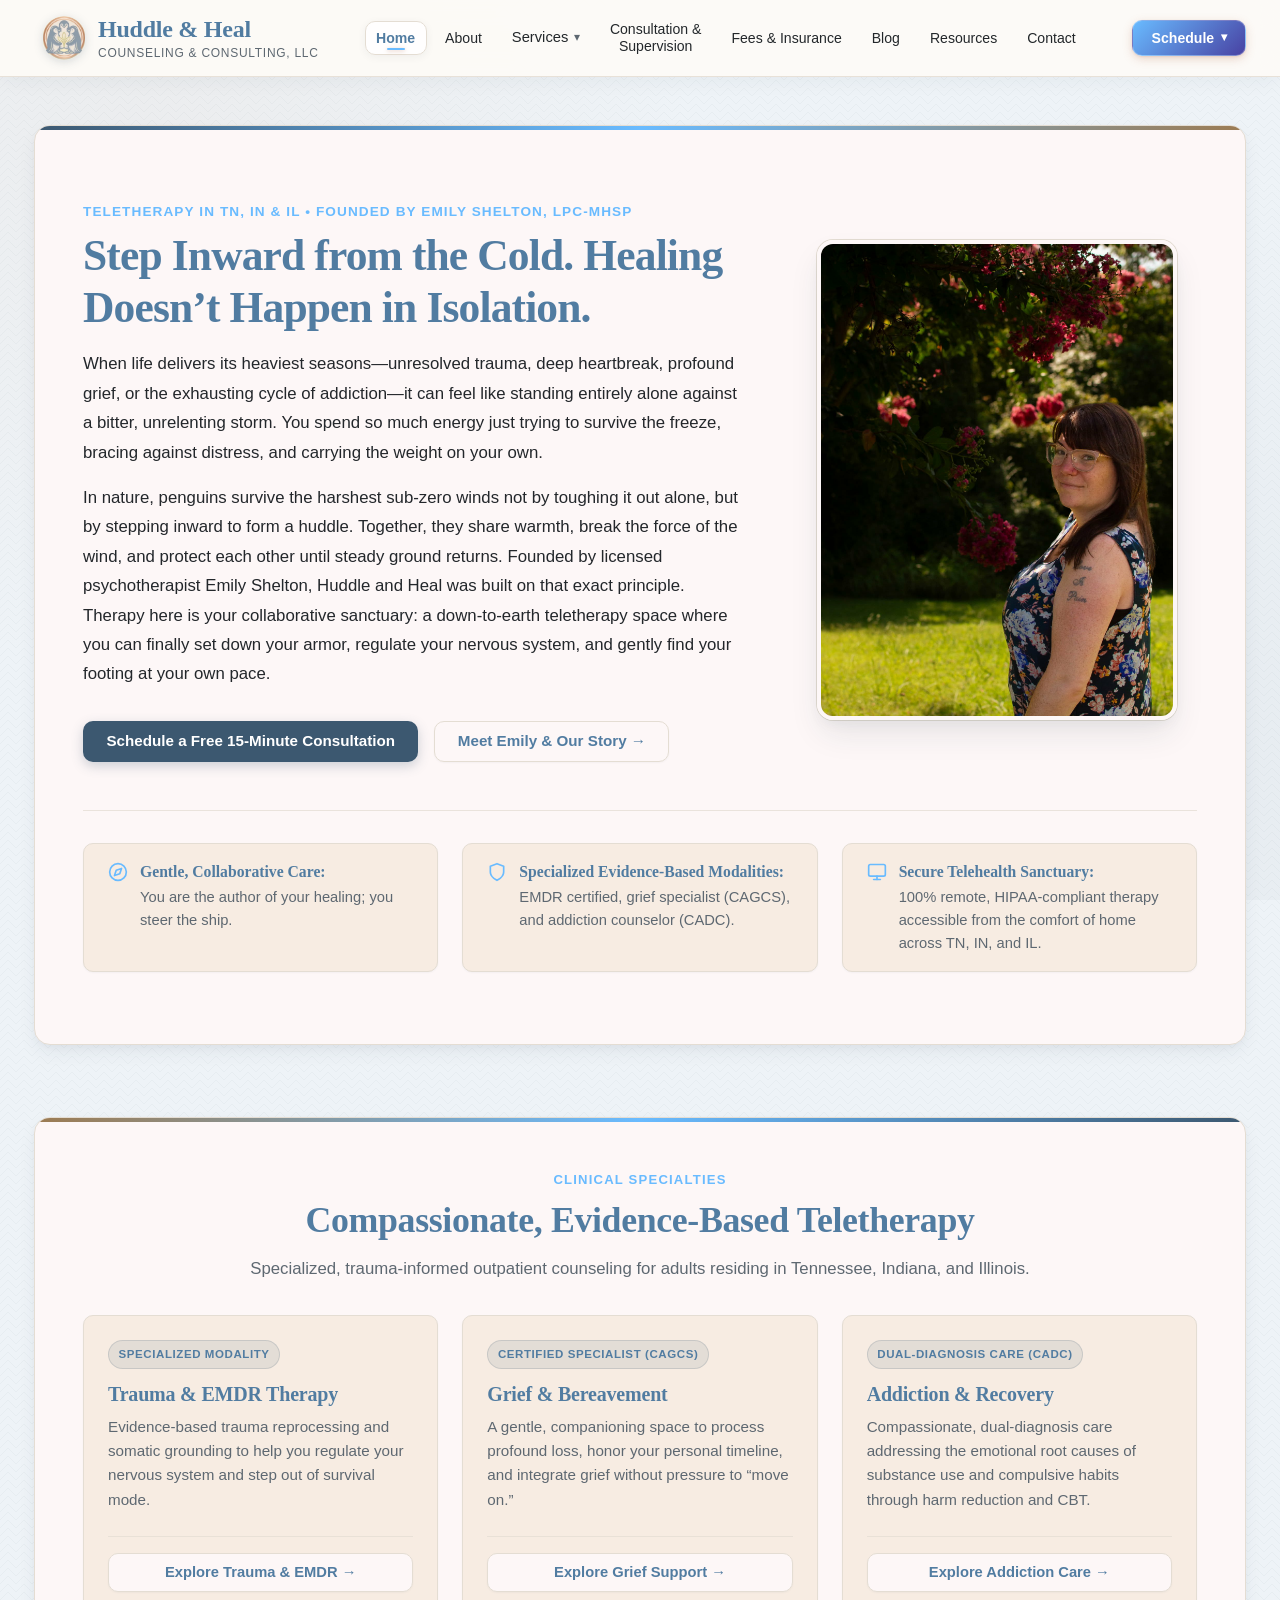
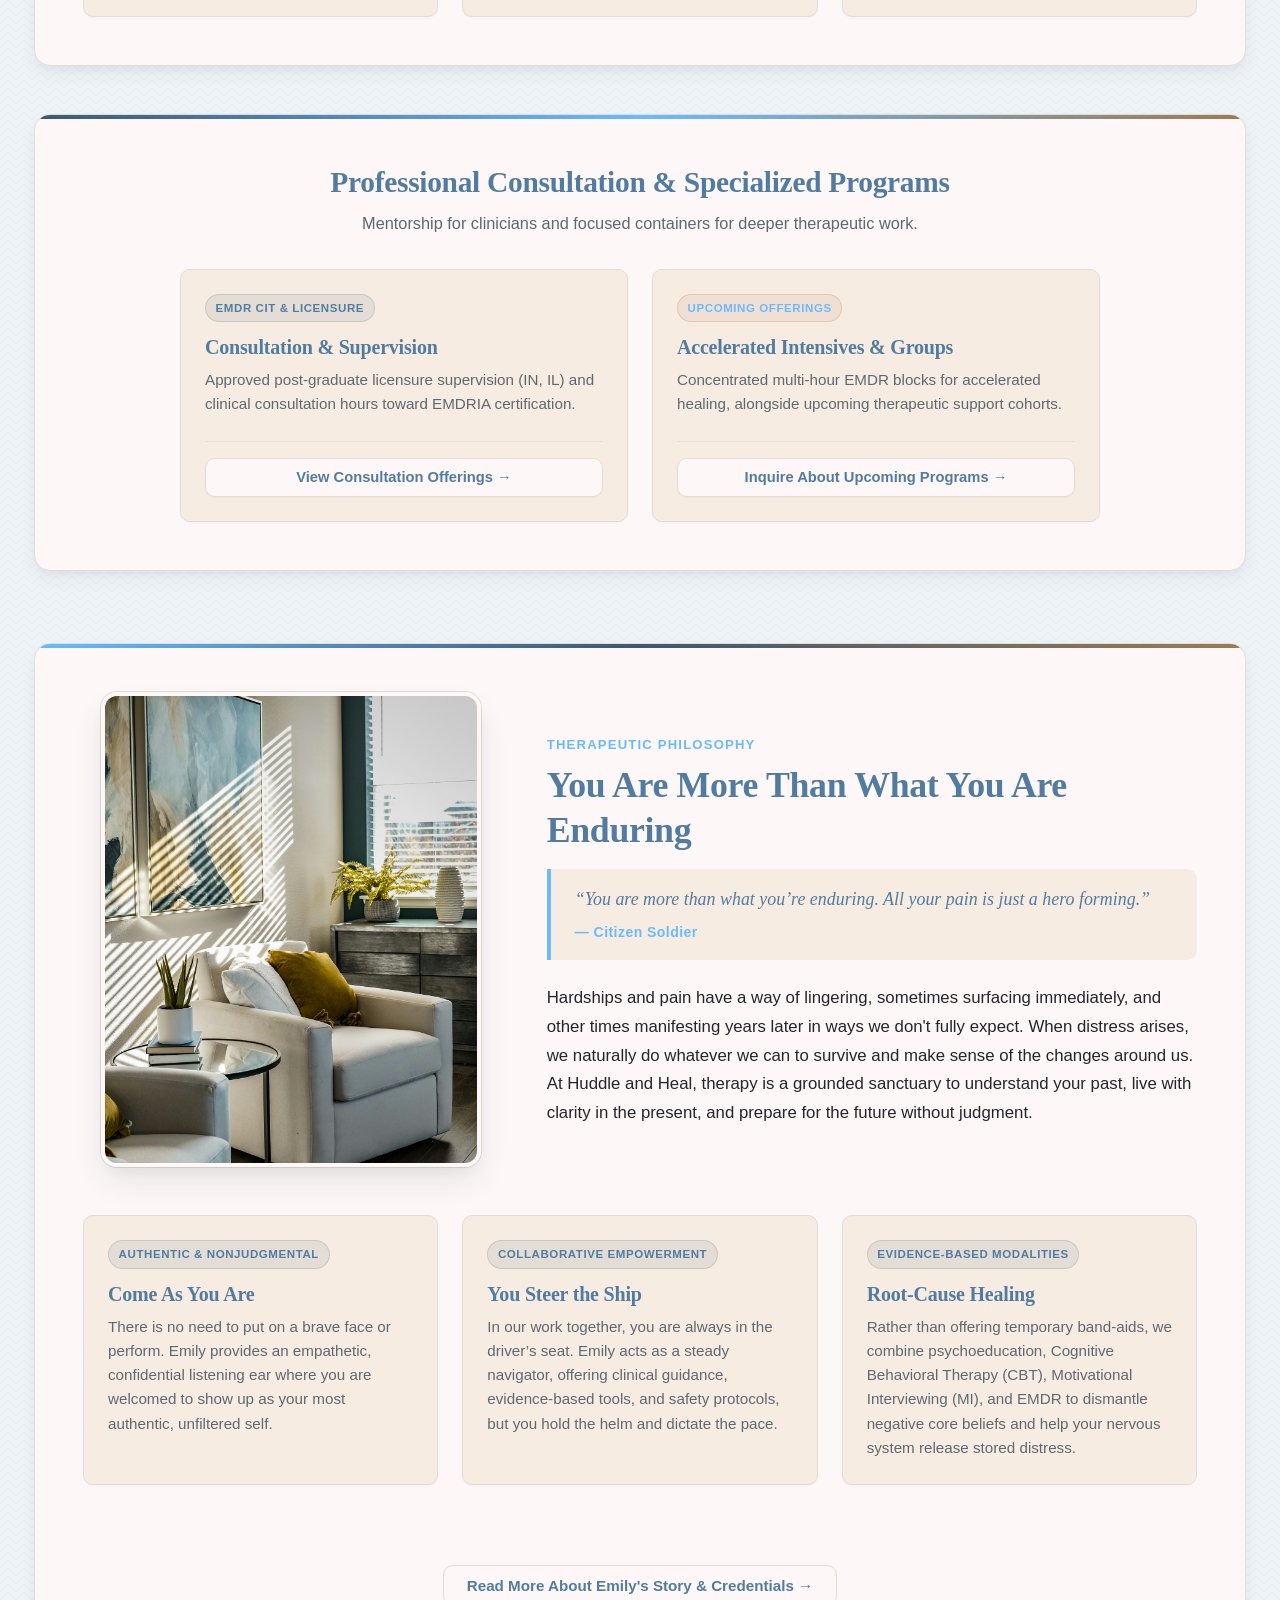
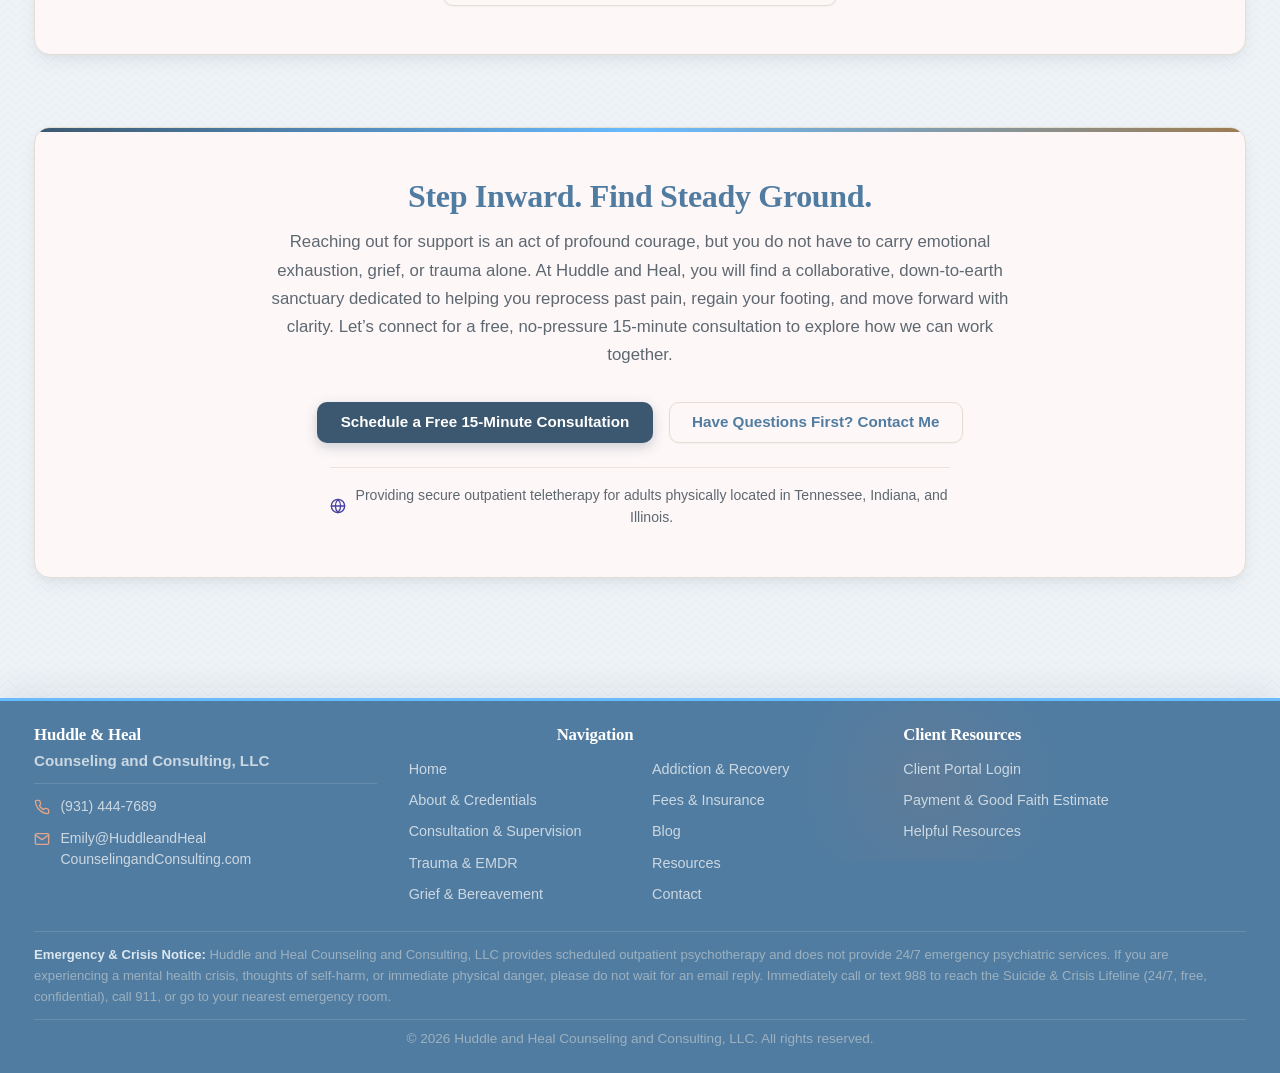
<file: index.html>
<!DOCTYPE html>
<html lang="en">

<head>
  <meta charset="UTF-8">
  <meta name="viewport" content="width=device-width, initial-scale=1.0">
  <meta name="description"
    content="Huddle and Heal Counseling and Consulting, LLC - Professional mental health counseling and consulting services.">

  <!-- Social Sharing & Link Preview Metadata -->
  <meta property="og:type" content="website">
  <meta property="og:url" content="https://mic-sp.github.io/Huddle-Heal/index.html">
  <meta property="og:title" content="Home | Huddle and Heal Counseling and Consulting, LLC">
  <meta property="og:description"
    content="Professional mental health counseling and consulting services. Teletherapy across TN, IN, and IL.">
  <meta property="og:image" content="https://mic-sp.github.io/Huddle-Heal/assets/logo_sm.png">

  <meta name="twitter:card" content="summary_large_image">
  <meta name="twitter:url" content="https://mic-sp.github.io/Huddle-Heal/index.html">
  <meta name="twitter:title" content="Home | Huddle and Heal Counseling and Consulting, LLC">
  <meta name="twitter:description"
    content="Professional mental health counseling and consulting services. Teletherapy across TN, IN, and IL.">
  <meta name="twitter:image" content="https://mic-sp.github.io/Huddle-Heal/assets/logo_sm.png">

  <title>Home | Huddle and Heal Counseling and Consulting, LLC</title>
  <link rel="stylesheet" href="css/styles.css">
</head>

<body>
  <!-- Skip link for keyboard accessibility -->
  <a href="#main-content" class="skip-link">Skip to main content</a>

  <!-- Global Site Header -->
  <header class="site-header">
    <div class="container header-inner">
      <a href="index.html" class="brand-link" aria-label="Huddle and Heal Counseling and Consulting - Home">
        <img src="assets/logo_sm.png" alt="Huddle &amp; Heal Logo" class="brand-logo" width="48" height="48">
        <div class="brand-text">
          <span class="brand-name">Huddle &amp; Heal</span>
          <span class="brand-subtitle">Counseling &amp; Consulting, LLC</span>
        </div>
      </a>

      <button id="nav-toggle" class="nav-toggle" aria-expanded="false" aria-controls="primary-nav"
        aria-label="Toggle navigation menu">
        <span aria-hidden="true">&#9776;</span> Menu
      </button>

      <nav aria-label="Primary Navigation">
        <ul id="primary-nav" class="nav-menu">
          <li><a href="index.html" class="nav-link active" aria-current="page">Home</a></li>
          <li><a href="about.html" class="nav-link">About</a></li>
          <li class="nav-item-dropdown">
            <button class="nav-link dropdown-toggle" aria-expanded="false" aria-haspopup="true">
              Services <span class="dropdown-chevron" aria-hidden="true">&#9662;</span>
            </button>
            <ul class="dropdown-menu" aria-label="Services Submenu">
              <li><a href="trauma-emdr.html" class="dropdown-link">Trauma &amp; EMDR</a></li>
              <li><a href="grief-loss.html" class="dropdown-link">Grief &amp; Loss</a></li>
              <li><a href="addiction-recovery.html" class="dropdown-link">Addiction Recovery</a></li>
              <li><span class="dropdown-link is-disabled" aria-disabled="true">EMDR Intensives <span
                    class="badge-soon">(coming soon)</span></span></li>
            </ul>
          </li>
          <li><a href="consultation.html" class="nav-link">Consultation &amp; <br> Supervision</a></li>
          <li><a href="fees.html" class="nav-link">Fees &amp; Insurance</a></li>
          <li><a href="blog.html" class="nav-link">Blog</a></li>
          <li><a href="resources.html" class="nav-link">Resources</a></li>
          <li><a href="contact.html" class="nav-link">Contact</a></li>
          <li class="nav-item-dropdown cta-dropdown">
            <button class="nav-link nav-cta cta-dropdown-toggle" aria-expanded="false" aria-haspopup="true">
              <span>Schedule</span>
              <span class="dropdown-chevron cta-chevron" aria-hidden="true">&#9662;</span>
            </button>
            <ul class="dropdown-menu cta-dropdown-menu" aria-label="Scheduling Options">
              <li><a href="https://huddleandhealcounselingandconsulting.sessionshealth.com/" class="dropdown-link"
                  target="_blank" rel="noopener noreferrer">Schedule a Session</a></li>
              <li><a href="https://huddleandhealcounselingandconsulting.sessionshealth.com/" class="dropdown-link"
                  target="_blank" rel="noopener noreferrer">Schedule a Consultation</a></li>
            </ul>
          </li>
        </ul>
      </nav>
    </div>
  </header>

  <!-- Main Content Area -->
  <main id="main-content" class="site-main">
    <div class="container">

      <!-- =================================================================
           Section 1: Hero / Welcome Section
           ================================================================= -->
      <section class="home-hero-section" aria-labelledby="home-hero-title">
        <div class="home-hero-card">
          <!-- Top Row (Two-Column Desktop Split) -->
          <div class="home-hero-top-row">
            <!-- Left Column (Text Content) -->
            <div class="home-hero-content">
              <header class="home-hero-header">
                <span class="home-hero-subtitle">TELETHERAPY IN TN, IN &amp; IL &bull; FOUNDED BY EMILY SHELTON,
                  LPC-MHSP</span>
                <h1 id="home-hero-title" class="home-hero-title">Step Inward from the Cold. Healing Doesn&rsquo;t Happen
                  in
                  Isolation.</h1>
              </header>

              <div class="home-hero-narrative">
                <p>
                  When life delivers its heaviest seasons&mdash;unresolved trauma, deep heartbreak, profound grief, or
                  the
                  exhausting cycle of addiction&mdash;it can feel like standing entirely alone against a bitter,
                  unrelenting
                  storm. You spend so much energy just trying to survive the freeze, bracing against distress, and
                  carrying
                  the weight on your own.
                </p>
                <p>
                  In nature, penguins survive the harshest sub-zero winds not by toughing it out alone, but by stepping
                  inward to form a huddle. Together, they share warmth, break the force of the wind, and protect each
                  other
                  until steady ground returns. Founded by licensed psychotherapist Emily Shelton, Huddle and Heal was
                  built
                  on that exact principle. Therapy here is your collaborative sanctuary: a down-to-earth teletherapy
                  space
                  where you can finally set down your armor, regulate your nervous system, and gently find your footing
                  at
                  your own pace.
                </p>
              </div>

              <div class="home-hero-buttons">
                <a href="https://huddleandhealcounselingandconsulting.sessionshealth.com/" target="_blank"
                  rel="noopener noreferrer" class="btn btn-primary">Schedule a Free 15-Minute Consultation</a>
                <a href="about.html" class="btn btn-outline">Meet Emily &amp; Our Story &rarr;</a>
              </div>
            </div>

            <!-- Right Column (Upper-Right Portrait) -->
            <div class="home-hero-image-wrap">
              <div class="home-portrait-container">
                <img src="assets/emily-main.png"
                  alt="Emily Shelton, LPC-MHSP, therapist and founder of Huddle and Heal Counseling and Consulting"
                  class="home-portrait-img" loading="eager" width="1361" height="2047">
              </div>
            </div>
          </div>

          <!-- Bottom Row (Full-Width 3-Card Highlights Ribbon) -->
          <div class="home-hero-highlights" role="region" aria-label="Key Practice Highlights">
            <div class="hero-highlight-pill">
              <svg class="highlight-icon" width="20" height="20" viewBox="0 0 24 24" fill="none" stroke="currentColor"
                stroke-width="2" stroke-linecap="round" stroke-linejoin="round" aria-hidden="true">
                <circle cx="12" cy="12" r="10"></circle>
                <polygon points="16.24 7.76 14.12 14.12 7.76 16.24 9.88 9.88 16.24 7.76"></polygon>
              </svg>
              <div class="highlight-text">
                <strong>Gentle, Collaborative Care:</strong> You are the author of your healing; you steer the ship.
              </div>
            </div>

            <div class="hero-highlight-pill">
              <svg class="highlight-icon" width="20" height="20" viewBox="0 0 24 24" fill="none" stroke="currentColor"
                stroke-width="2" stroke-linecap="round" stroke-linejoin="round" aria-hidden="true">
                <path d="M12 22s8-4 8-10V5l-8-3-8 3v7c0 6 8 10 8 10z"></path>
              </svg>
              <div class="highlight-text">
                <strong>Specialized Evidence-Based Modalities:</strong> EMDR certified, grief specialist (CAGCS), and
                addiction counselor (CADC).
              </div>
            </div>

            <div class="hero-highlight-pill">
              <svg class="highlight-icon" width="20" height="20" viewBox="0 0 24 24" fill="none" stroke="currentColor"
                stroke-width="2" stroke-linecap="round" stroke-linejoin="round" aria-hidden="true">
                <rect x="2" y="3" width="20" height="14" rx="2" ry="2"></rect>
                <line x1="8" y1="21" x2="16" y2="21"></line>
                <line x1="12" y1="17" x2="12" y2="21"></line>
              </svg>
              <div class="highlight-text">
                <strong>Secure Telehealth Sanctuary:</strong> 100% remote, HIPAA-compliant therapy accessible from the
                comfort of home across TN, IN, and IL.
              </div>
            </div>
          </div>
        </div>
      </section>


      <!-- =================================================================
           Section 2: Specialties & Services Overview (Two Enclosed Cards)
           ================================================================= -->
      <section class="services-overview-section" aria-labelledby="services-primary-heading">
        <!-- Enclosed Parent Card 1: Primary Psychotherapy Services -->
        <div class="services-parent-card services-card-primary">
          <header class="services-header">
            <span class="services-tag">CLINICAL SPECIALTIES</span>
            <h2 id="services-primary-heading" class="services-title">Compassionate, Evidence-Based Teletherapy</h2>
            <p class="services-lead">
              Specialized, trauma-informed outpatient counseling for adults residing in Tennessee, Indiana, and
              Illinois.
            </p>
          </header>

          <div class="services-grid services-grid-3col">
            <!-- Card 1: Trauma & EMDR Therapy -->
            <article class="service-card">
              <div class="service-card-body">
                <span class="service-badge">SPECIALIZED MODALITY</span>
                <h3 class="service-heading">Trauma &amp; EMDR Therapy</h3>
                <p class="service-desc">
                  Evidence-based trauma reprocessing and somatic grounding to help you regulate your nervous system and
                  step out of survival mode.
                </p>
              </div>
              <div class="service-action">
                <a href="trauma-emdr.html" class="btn btn-outline">Explore Trauma &amp; EMDR &rarr;</a>
              </div>
            </article>

            <!-- Card 2: Grief & Bereavement -->
            <article class="service-card">
              <div class="service-card-body">
                <span class="service-badge">CERTIFIED SPECIALIST (CAGCS)</span>
                <h3 class="service-heading">Grief &amp; Bereavement</h3>
                <p class="service-desc">
                  A gentle, companioning space to process profound loss, honor your personal timeline, and integrate
                  grief without pressure to &ldquo;move on.&rdquo;
                </p>
              </div>
              <div class="service-action">
                <a href="grief-loss.html" class="btn btn-outline">Explore Grief Support &rarr;</a>
              </div>
            </article>

            <!-- Card 3: Addiction & Recovery -->
            <article class="service-card">
              <div class="service-card-body">
                <span class="service-badge">DUAL-DIAGNOSIS CARE (CADC)</span>
                <h3 class="service-heading">Addiction &amp; Recovery</h3>
                <p class="service-desc">
                  Compassionate, dual-diagnosis care addressing the emotional root causes of substance use and
                  compulsive habits through harm reduction and CBT.
                </p>
              </div>
              <div class="service-action">
                <a href="addiction-recovery.html" class="btn btn-outline">Explore Addiction Care &rarr;</a>
              </div>
            </article>
          </div>
        </div>

        <!-- Enclosed Parent Card 2: Professional Services & Upcoming Offerings -->
        <div class="services-parent-card services-card-secondary">
          <header class="services-subtier-header">
            <h3 class="services-subtitle">Professional Consultation &amp; Specialized Programs</h3>
            <p class="services-sublead">
              Mentorship for clinicians and focused containers for deeper therapeutic work.
            </p>
          </header>

          <div class="services-grid services-grid-2col">
            <!-- Card 4: Clinical Consultation & Supervision -->
            <article class="service-card">
              <div class="service-card-body">
                <span class="service-badge">EMDR CIT &amp; LICENSURE</span>
                <h4 class="service-heading">Consultation &amp; Supervision</h4>
                <p class="service-desc">
                  Approved post-graduate licensure supervision (IN, IL) and clinical consultation hours toward
                  EMDRIA certification.
                </p>
              </div>
              <div class="service-action">
                <a href="consultation.html" class="btn btn-outline">View Consultation Offerings &rarr;</a>
              </div>
            </article>

            <!-- Card 5: EMDR Intensives & Group Cohorts -->
            <article class="service-card">
              <div class="service-card-body">
                <span class="service-badge service-badge-upcoming">UPCOMING OFFERINGS</span>
                <h4 class="service-heading">Accelerated Intensives &amp; Groups</h4>
                <p class="service-desc">
                  Concentrated multi-hour EMDR blocks for accelerated healing, alongside upcoming therapeutic support
                  cohorts.
                </p>
              </div>
              <div class="service-action">
                <a href="contact.html" class="btn btn-outline">Inquire About Upcoming Programs &rarr;</a>
              </div>
            </article>
          </div>
        </div>
      </section>


      <!-- =================================================================
           Section 3: Practice Philosophy & Collaborative Approach
           ================================================================= -->
      <section class="philosophy-section" aria-labelledby="philosophy-title">
        <div class="philosophy-parent-card">
          <!-- Top Row: Two-Column Desktop Split -->
          <div class="philosophy-top-row">
            <!-- Left Column (~38–40% width): Sanctuary Image -->
            <div class="philosophy-image-wrap">
              <div class="philosophy-image-container">
                <img src="assets/philosophy-sanctuary.png"
                  alt="A quiet, sunlit room with a cozy armchair, representing a calm therapy space"
                  class="philosophy-img" loading="lazy" width="1212" height="1817">
              </div>
            </div>

            <!-- Right Column (~60–62% width): Philosophy Text Content -->
            <div class="philosophy-content">
              <header class="philosophy-header">
                <span class="philosophy-tag">THERAPEUTIC PHILOSOPHY</span>
                <h2 id="philosophy-title" class="philosophy-title">You Are More Than What You Are Enduring</h2>
              </header>

              <blockquote class="philosophy-quote">
                <p>&ldquo;You are more than what you&rsquo;re enduring. All your pain is just a hero forming.&rdquo;</p>
                <cite>&mdash; Citizen Soldier</cite>
              </blockquote>

              <div class="philosophy-narrative">
                <p>
                  Hardships and pain have a way of lingering, sometimes surfacing immediately, and other times
                  manifesting years later in ways we don't fully expect. When distress arises, we naturally do whatever
                  we
                  can to survive and make sense of the changes around us. At Huddle and Heal, therapy is a grounded
                  sanctuary to understand your past, live with clarity in the present, and prepare for the future
                  without
                  judgment.
                </p>
              </div>
            </div>
          </div>

          <!-- Bottom Row: Full-Width 3-Column Pillars Ribbon -->
          <div class="philosophy-grid">
            <!-- Column 1 -->
            <div class="philosophy-card">
              <span class="philosophy-card-badge">Authentic &amp; Nonjudgmental</span>
              <h3 class="philosophy-card-heading">Come As You Are</h3>
              <p class="philosophy-card-desc">
                There is no need to put on a brave face or perform. Emily provides an empathetic, confidential listening
                ear where you are welcomed to show up as your most authentic, unfiltered self.
              </p>
            </div>

            <!-- Column 2 -->
            <div class="philosophy-card">
              <span class="philosophy-card-badge">Collaborative Empowerment</span>
              <h3 class="philosophy-card-heading">You Steer the Ship</h3>
              <p class="philosophy-card-desc">
                In our work together, you are always in the driver&rsquo;s seat. Emily acts as a steady navigator,
                offering clinical guidance, evidence-based tools, and safety protocols, but you hold the helm and
                dictate the pace.
              </p>
            </div>

            <!-- Column 3 -->
            <div class="philosophy-card">
              <span class="philosophy-card-badge">Evidence-Based Modalities</span>
              <h3 class="philosophy-card-heading">Root-Cause Healing</h3>
              <p class="philosophy-card-desc">
                Rather than offering temporary band-aids, we combine psychoeducation, Cognitive Behavioral Therapy
                (CBT), Motivational Interviewing (MI), and EMDR to dismantle negative core beliefs and help your nervous
                system release stored distress.
              </p>
            </div>
          </div>

          <div style="text-align: center; margin-top: var(--space-xl);">
            <a href="about.html" class="btn btn-outline">Read More About Emily's Story &amp; Credentials &rarr;</a>
          </div>
        </div>
      </section>

      <!-- =================================================================
           Section 4: Call to Action / Next Steps
           ================================================================= -->
      <section class="home-cta-section" aria-labelledby="home-cta-title">
        <div class="home-cta-card">
          <h2 id="home-cta-title" class="home-cta-heading">Step Inward. Find Steady Ground.</h2>
          <p class="home-cta-text">
            Reaching out for support is an act of profound courage, but you do not have to carry emotional exhaustion,
            grief, or trauma alone. At Huddle and Heal, you will find a collaborative, down-to-earth sanctuary dedicated
            to helping you reprocess past pain, regain your footing, and move forward with clarity. Let&rsquo;s connect
            for a free, no-pressure 15-minute consultation to explore how we can work together.
          </p>
          <div class="home-cta-buttons">
            <a href="https://huddleandhealcounselingandconsulting.sessionshealth.com/" target="_blank"
              rel="noopener noreferrer" class="btn btn-primary">Schedule a Free 15-Minute Consultation</a>
            <a href="contact.html" class="btn btn-outline">Have Questions First? Contact Me</a>
          </div>
          <p class="home-cta-disclaimer">
            <svg class="disclaimer-icon" width="16" height="16" viewBox="0 0 24 24" fill="none" stroke="currentColor"
              stroke-width="2" stroke-linecap="round" stroke-linejoin="round" aria-hidden="true">
              <circle cx="12" cy="12" r="10"></circle>
              <line x1="2" y1="12" x2="22" y2="12"></line>
              <path d="M12 2a15.3 15.3 0 0 1 4 10 15.3 15.3 0 0 1-4 10 15.3 15.3 0 0 1-4-10 15.3 15.3 0 0 1 4-10z">
              </path>
            </svg>
            Providing secure outpatient teletherapy for adults physically located in Tennessee, Indiana, and Illinois.
          </p>
        </div>
      </section>

    </div>
  </main>

  <!-- Global Site Footer -->
  <footer class="site-footer">
    <div class="container">
      <div class="footer-grid">
        <!-- Practice Info & Contact Column -->
        <div class="footer-practice-info">
          <h2 class="footer-heading">Huddle &amp; Heal</h2>
          <p class="footer-practice-subhead">Counseling and Consulting, LLC</p>
          <address class="footer-contact">
            <p class="footer-contact-item footer-phone">
              <svg class="footer-contact-icon" width="16" height="16" viewBox="0 0 24 24" fill="none"
                stroke="currentColor" stroke-width="2" stroke-linecap="round" stroke-linejoin="round"
                aria-hidden="true">
                <path
                  d="M22 16.92v3a2 2 0 0 1-2.18 2 19.79 19.79 0 0 1-8.63-3.07 19.5 19.5 0 0 1-6-6 19.79 19.79 0 0 1-3.07-8.67A2 2 0 0 1 4.11 2h3a2 2 0 0 1 2 1.72 12.84 12.84 0 0 0 .7 2.81 2 2 0 0 1-.45 2.11L8.09 9.91a16 16 0 0 0 6 6l1.27-1.27a2 2 0 0 1 2.11-.45 12.84 12.84 0 0 0 2.81.7A2 2 0 0 1 22 16.92z">
                </path>
              </svg>
              <a href="tel:19314447689" class="footer-contact-link">(931) 444-7689</a>
            </p>
            <p class="footer-contact-item footer-email">
              <svg class="footer-contact-icon" width="16" height="16" viewBox="0 0 24 24" fill="none"
                stroke="currentColor" stroke-width="2" stroke-linecap="round" stroke-linejoin="round"
                aria-hidden="true">
                <path d="M4 4h16c1.1 0 2 .9 2 2v12c0 1.1-.9 2-2 2H4c-1.1 0-2-.9-2-2V6c0-1.1.9-2 2-2z"></path>
                <polyline points="22,6 12,13 2,6"></polyline>
              </svg>
              <a href="mailto:emily@huddleandhealcounselingandconsulting.com"
                class="footer-contact-link">Emily@HuddleandHeal<wbr>CounselingandConsulting.com</a>
            </p>
          </address>
        </div>

        <!-- Navigation Links Column (2 Columns) -->
        <div class="footer-nav-col">
          <h2 class="footer-heading">Navigation</h2>
          <div class="footer-nav-grid">
            <ul class="footer-links">
              <li><a href="index.html">Home</a></li>
              <li><a href="about.html">About &amp; Credentials</a></li>
              <li><a href="consultation.html">Consultation &amp; Supervision</a></li>
              <li><a href="trauma-emdr.html">Trauma &amp; EMDR</a></li>
              <li><a href="grief-loss.html">Grief &amp; Bereavement</a></li>
            </ul>
            <ul class="footer-links">
              <li><a href="addiction-recovery.html">Addiction &amp; Recovery</a></li>
              <li><a href="fees.html">Fees &amp; Insurance</a></li>
              <li><a href="blog.html">Blog</a></li>
              <li><a href="resources.html">Resources</a></li>
              <li><a href="contact.html">Contact</a></li>
            </ul>
          </div>
        </div>

        <!-- Client Resources Column -->
        <div>
          <h2 class="footer-heading">Client Resources</h2>
          <ul class="footer-links">
            <li><a href="https://huddleandhealcounselingandconsulting.sessionshealth.com/" target="_blank"
                rel="noopener noreferrer">Client Portal Login</a></li>
            <li><a href="fees.html">Payment &amp; Good Faith Estimate</a></li>
            <li><a href="resources.html">Helpful Resources</a></li>
          </ul>
        </div>
      </div>

      <!-- Dedicated Full-Width Crisis & Emergency Notice -->
      <div class="footer-crisis">
        <p><strong>Emergency &amp; Crisis Notice:</strong> Huddle and Heal Counseling and Consulting, LLC provides
          scheduled outpatient psychotherapy and does not provide 24/7 emergency psychiatric services. If you are
          experiencing a mental health crisis, thoughts of self-harm, or immediate physical danger, please do not wait
          for an email reply. Immediately call or text 988 to reach the Suicide &amp; Crisis Lifeline (24/7, free,
          confidential), call 911, or go to your nearest emergency room.</p>
      </div>

      <div class="footer-bottom">
        <p>&copy; <span id="current-year">2026</span> Huddle and Heal Counseling and Consulting, LLC. All rights
          reserved.</p>
      </div>
    </div>
  </footer>

  <script src="js/main.js"></script>
</body>

</html>
</file>
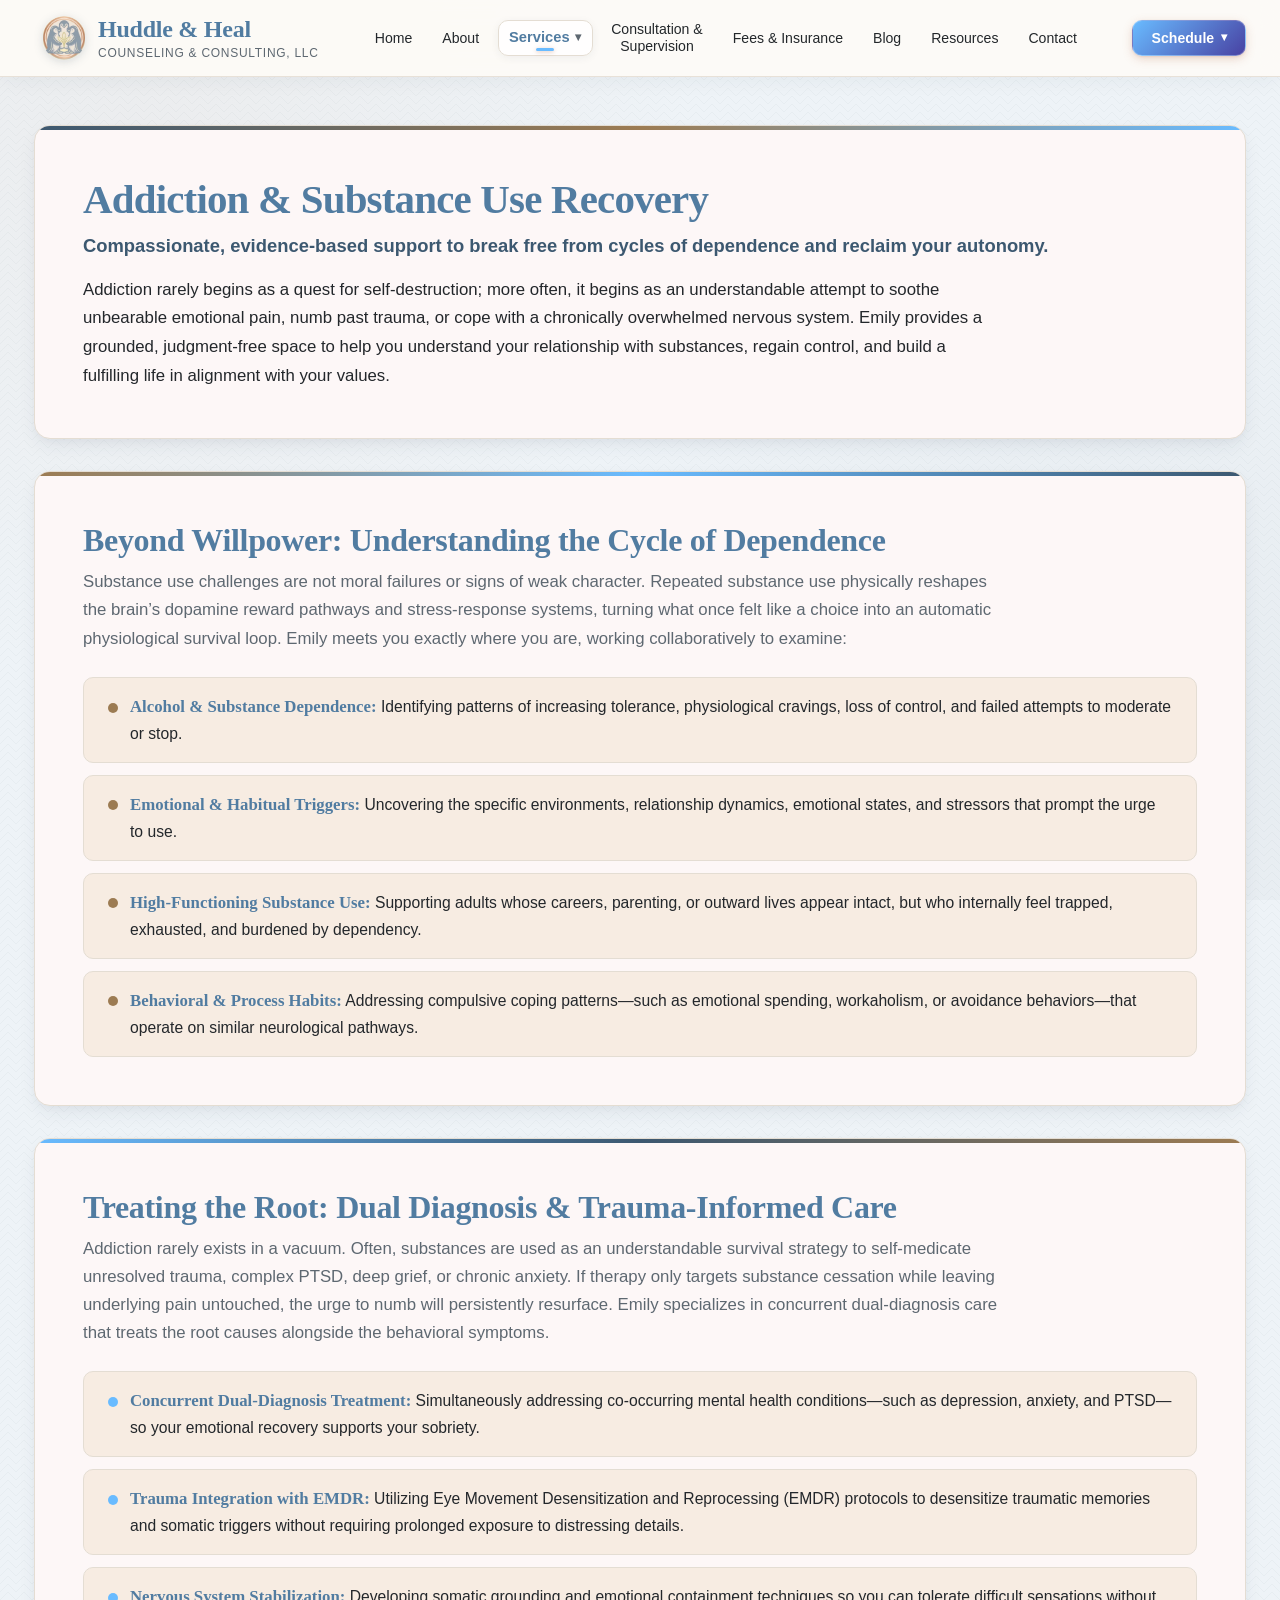
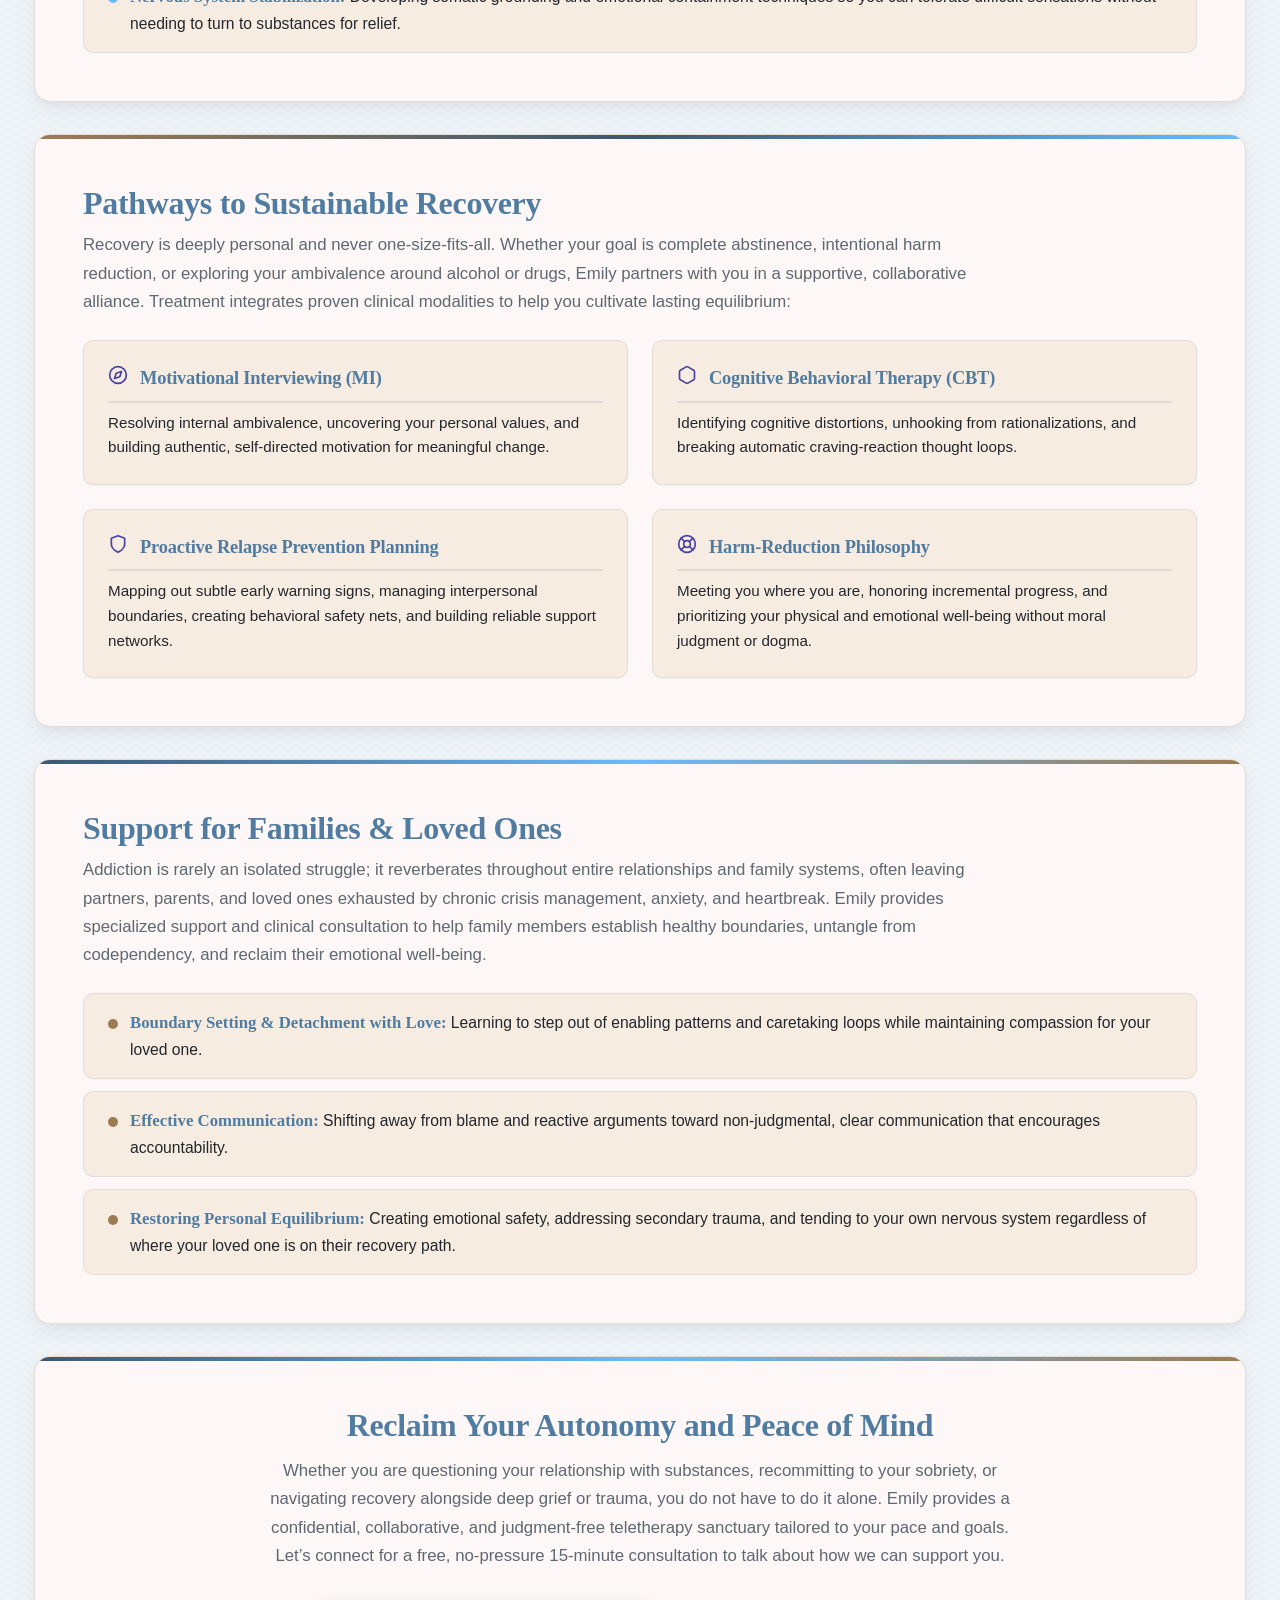
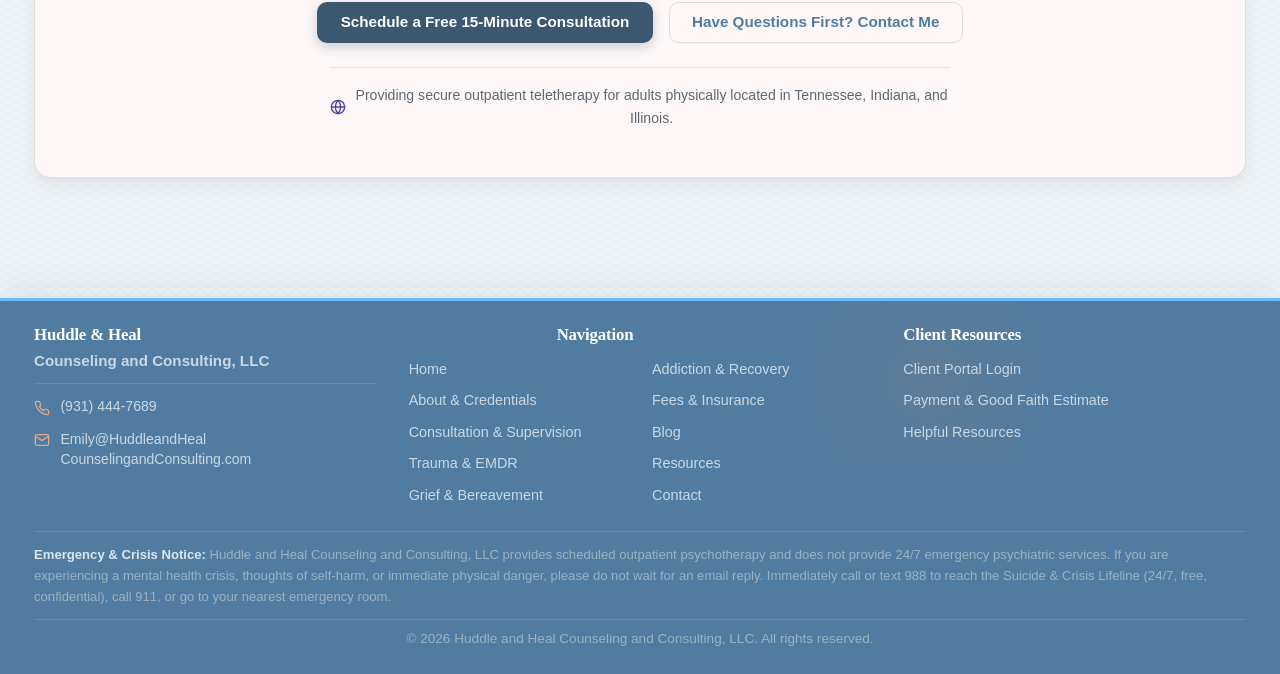
<file: addiction-recovery.html>
<!DOCTYPE html>
<html lang="en">

<head>
  <meta charset="UTF-8">
  <meta name="viewport" content="width=device-width, initial-scale=1.0">
  <meta name="description"
    content="Addiction recovery and substance use counseling at Huddle and Heal Counseling and Consulting, LLC.">
  <title>Addiction &amp; Recovery Counseling | Huddle and Heal Counseling and Consulting, LLC</title>
  <link rel="stylesheet" href="css/styles.css">
</head>

<body>
  <!-- Skip link for keyboard accessibility -->
  <a href="#main-content" class="skip-link">Skip to main content</a>

  <!-- Global Site Header -->
  <header class="site-header">
    <div class="container header-inner">
      <a href="index.html" class="brand-link" aria-label="Huddle and Heal Counseling and Consulting - Home">
        <img src="assets/logo_sm.png" alt="Huddle &amp; Heal Logo" class="brand-logo" width="48" height="48">
        <div class="brand-text">
          <span class="brand-name">Huddle &amp; Heal</span>
          <span class="brand-subtitle">Counseling &amp; Consulting, LLC</span>
        </div>
      </a>

      <button id="nav-toggle" class="nav-toggle" aria-expanded="false" aria-controls="primary-nav"
        aria-label="Toggle navigation menu">
        <span aria-hidden="true">&#9776;</span> Menu
      </button>

      <nav aria-label="Primary Navigation">
        <ul id="primary-nav" class="nav-menu">
          <li><a href="index.html" class="nav-link">Home</a></li>
          <li><a href="about.html" class="nav-link">About</a></li>
          <li class="nav-item-dropdown">
            <button class="nav-link dropdown-toggle active" aria-expanded="false" aria-haspopup="true">
              Services <span class="dropdown-chevron" aria-hidden="true">&#9662;</span>
            </button>
            <ul class="dropdown-menu" aria-label="Services Submenu">
              <li><a href="trauma-emdr.html" class="dropdown-link">Trauma &amp; EMDR</a></li>
              <li><a href="grief-loss.html" class="dropdown-link">Grief &amp; Loss</a></li>
              <li><a href="addiction-recovery.html" class="dropdown-link active" aria-current="page">Addiction Recovery</a></li>
              <li><span class="dropdown-link is-disabled" aria-disabled="true">EMDR Intensives <span class="badge-soon">(coming soon)</span></span></li>
            </ul>
          </li>
          <li><a href="consultation.html" class="nav-link">Consultation &amp; <br> Supervision</a></li>
          <li><a href="fees.html" class="nav-link">Fees &amp; Insurance</a></li>
          <li><a href="blog.html" class="nav-link">Blog</a></li>
          <li><a href="resources.html" class="nav-link">Resources</a></li>
          <li><a href="contact.html" class="nav-link">Contact</a></li>
          <li class="nav-item-dropdown cta-dropdown">
            <button class="nav-link nav-cta cta-dropdown-toggle" aria-expanded="false" aria-haspopup="true">
              <span>Schedule</span>
              <span class="dropdown-chevron cta-chevron" aria-hidden="true">&#9662;</span>
            </button>
            <ul class="dropdown-menu cta-dropdown-menu" aria-label="Scheduling Options">
              <li><a href="https://huddleandhealcounselingandconsulting.sessionshealth.com/" class="dropdown-link" target="_blank" rel="noopener noreferrer">Schedule a Session</a></li>
              <li><a href="https://huddleandhealcounselingandconsulting.sessionshealth.com/" class="dropdown-link" target="_blank" rel="noopener noreferrer">Schedule a Consultation</a></li>
            </ul>
          </li>
        </ul>
      </nav>
    </div>
  </header>

  <!-- Main Content Area -->
  <main id="main-content" class="site-main">
    <div class="container">

      <!-- =================================================================
           Section 1: Page Header & Supportive Introduction
           ================================================================= -->
      <section class="addiction-hero-section" aria-labelledby="addiction-hero-title">
        <div class="addiction-hero-card">
          <h1 id="addiction-hero-title" class="addiction-title">Addiction &amp; Substance Use Recovery</h1>
          <p class="addiction-subtitle">Compassionate, evidence-based support to break free from cycles of dependence and reclaim your autonomy.</p>
          <p class="addiction-lead">
            Addiction rarely begins as a quest for self-destruction; more often, it begins as an understandable attempt to soothe unbearable emotional pain, numb past trauma, or cope with a chronically overwhelmed nervous system. Emily provides a grounded, judgment-free space to help you understand your relationship with substances, regain control, and build a fulfilling life in alignment with your values.
          </p>
        </div>
      </section>

      <!-- =================================================================
           Section 2: Understanding Addiction & Behavioral Patterns
           ================================================================= -->
      <section class="addiction-cycle-section" aria-labelledby="addiction-cycle-title">
        <div class="addiction-cycle-card">
          <h2 id="addiction-cycle-title" class="addiction-heading">Beyond Willpower: Understanding the Cycle of Dependence</h2>
          <p class="addiction-lead-text">
            Substance use challenges are not moral failures or signs of weak character. Repeated substance use physically reshapes the brain&rsquo;s dopamine reward pathways and stress-response systems, turning what once felt like a choice into an automatic physiological survival loop. Emily meets you exactly where you are, working collaboratively to examine:
          </p>

          <ul class="addiction-themes-list">
            <li class="addiction-theme-item">
              <span class="addiction-theme-bullet" aria-hidden="true"></span>
              <div class="addiction-theme-content">
                <strong>Alcohol &amp; Substance Dependence:</strong> Identifying patterns of increasing tolerance, physiological cravings, loss of control, and failed attempts to moderate or stop.
              </div>
            </li>
            <li class="addiction-theme-item">
              <span class="addiction-theme-bullet" aria-hidden="true"></span>
              <div class="addiction-theme-content">
                <strong>Emotional &amp; Habitual Triggers:</strong> Uncovering the specific environments, relationship dynamics, emotional states, and stressors that prompt the urge to use.
              </div>
            </li>
            <li class="addiction-theme-item">
              <span class="addiction-theme-bullet" aria-hidden="true"></span>
              <div class="addiction-theme-content">
                <strong>High-Functioning Substance Use:</strong> Supporting adults whose careers, parenting, or outward lives appear intact, but who internally feel trapped, exhausted, and burdened by dependency.
              </div>
            </li>
            <li class="addiction-theme-item">
              <span class="addiction-theme-bullet" aria-hidden="true"></span>
              <div class="addiction-theme-content">
                <strong>Behavioral &amp; Process Habits:</strong> Addressing compulsive coping patterns&mdash;such as emotional spending, workaholism, or avoidance behaviors&mdash;that operate on similar neurological pathways.
              </div>
            </li>
          </ul>
        </div>
      </section>

      <!-- =================================================================
           Section 3: Dual Diagnosis & Trauma Integration
           ================================================================= -->
      <section class="addiction-dual-section" aria-labelledby="addiction-dual-title">
        <div class="addiction-dual-card">
          <h2 id="addiction-dual-title" class="addiction-heading">Treating the Root: Dual Diagnosis &amp; Trauma-Informed Care</h2>
          <p class="addiction-lead-text">
            Addiction rarely exists in a vacuum. Often, substances are used as an understandable survival strategy to self-medicate unresolved trauma, complex PTSD, deep grief, or chronic anxiety. If therapy only targets substance cessation while leaving underlying pain untouched, the urge to numb will persistently resurface. Emily specializes in concurrent dual-diagnosis care that treats the root causes alongside the behavioral symptoms.
          </p>

          <ul class="addiction-focus-list">
            <li class="addiction-focus-item">
              <span class="addiction-focus-bullet" aria-hidden="true"></span>
              <div class="addiction-focus-content">
                <strong>Concurrent Dual-Diagnosis Treatment:</strong> Simultaneously addressing co-occurring mental health conditions&mdash;such as depression, anxiety, and PTSD&mdash;so your emotional recovery supports your sobriety.
              </div>
            </li>
            <li class="addiction-focus-item">
              <span class="addiction-focus-bullet" aria-hidden="true"></span>
              <div class="addiction-focus-content">
                <strong>Trauma Integration with EMDR:</strong> Utilizing Eye Movement Desensitization and Reprocessing (EMDR) protocols to desensitize traumatic memories and somatic triggers without requiring prolonged exposure to distressing details.
              </div>
            </li>
            <li class="addiction-focus-item">
              <span class="addiction-focus-bullet" aria-hidden="true"></span>
              <div class="addiction-focus-content">
                <strong>Nervous System Stabilization:</strong> Developing somatic grounding and emotional containment techniques so you can tolerate difficult sensations without needing to turn to substances for relief.
              </div>
            </li>
          </ul>
        </div>
      </section>

      <!-- =================================================================
           Section 4: Pathways to Sustainable Recovery
           ================================================================= -->
      <section class="addiction-modalities-section" aria-labelledby="addiction-modalities-title">
        <div class="addiction-modalities-card">
          <h2 id="addiction-modalities-title" class="addiction-heading">Pathways to Sustainable Recovery</h2>
          <p class="addiction-lead-text">
            Recovery is deeply personal and never one-size-fits-all. Whether your goal is complete abstinence, intentional harm reduction, or exploring your ambivalence around alcohol or drugs, Emily partners with you in a supportive, collaborative alliance. Treatment integrates proven clinical modalities to help you cultivate lasting equilibrium:
          </p>

          <div class="addiction-modalities-grid">
            <!-- Modality 1: Motivational Interviewing -->
            <div class="addiction-modality-item">
              <div class="addiction-modality-header">
                <span class="addiction-modality-icon" aria-hidden="true">
                  <svg width="20" height="20" viewBox="0 0 24 24" fill="none" stroke="currentColor" stroke-width="2" stroke-linecap="round" stroke-linejoin="round">
                    <circle cx="12" cy="12" r="10"/>
                    <polygon points="16.24 7.76 14.12 14.12 7.76 16.24 9.88 9.88 16.24 7.76"/>
                  </svg>
                </span>
                <h3 class="addiction-modality-title">Motivational Interviewing (MI)</h3>
              </div>
              <p class="addiction-modality-desc">
                Resolving internal ambivalence, uncovering your personal values, and building authentic, self-directed motivation for meaningful change.
              </p>
            </div>

            <!-- Modality 2: Cognitive Behavioral Therapy -->
            <div class="addiction-modality-item">
              <div class="addiction-modality-header">
                <span class="addiction-modality-icon" aria-hidden="true">
                  <svg width="20" height="20" viewBox="0 0 24 24" fill="none" stroke="currentColor" stroke-width="2" stroke-linecap="round" stroke-linejoin="round">
                    <path d="M21 16V8a2 2 0 0 0-1-1.73l-7-4a2 2 0 0 0-2 0l-7 4A2 2 0 0 0 3 8v8a2 2 0 0 0 1 1.73l7 4a2 2 0 0 0 2 0l7-4A2 2 0 0 0 21 16z"/>
                  </svg>
                </span>
                <h3 class="addiction-modality-title">Cognitive Behavioral Therapy (CBT)</h3>
              </div>
              <p class="addiction-modality-desc">
                Identifying cognitive distortions, unhooking from rationalizations, and breaking automatic craving-reaction thought loops.
              </p>
            </div>

            <!-- Modality 3: Proactive Relapse Prevention Planning -->
            <div class="addiction-modality-item">
              <div class="addiction-modality-header">
                <span class="addiction-modality-icon" aria-hidden="true">
                  <svg width="20" height="20" viewBox="0 0 24 24" fill="none" stroke="currentColor" stroke-width="2" stroke-linecap="round" stroke-linejoin="round">
                    <path d="M12 22s8-4 8-10V5l-8-3-8 3v7c0 6 8 10 8 10z"/>
                  </svg>
                </span>
                <h3 class="addiction-modality-title">Proactive Relapse Prevention Planning</h3>
              </div>
              <p class="addiction-modality-desc">
                Mapping out subtle early warning signs, managing interpersonal boundaries, creating behavioral safety nets, and building reliable support networks.
              </p>
            </div>

            <!-- Modality 4: Harm-Reduction Philosophy -->
            <div class="addiction-modality-item">
              <div class="addiction-modality-header">
                <span class="addiction-modality-icon" aria-hidden="true">
                  <svg width="20" height="20" viewBox="0 0 24 24" fill="none" stroke="currentColor" stroke-width="2" stroke-linecap="round" stroke-linejoin="round">
                    <circle cx="12" cy="12" r="10"/>
                    <circle cx="12" cy="12" r="4"/>
                    <line x1="4.93" y1="4.93" x2="9.17" y2="9.17"/>
                    <line x1="14.83" y1="14.83" x2="19.07" y2="19.07"/>
                    <line x1="14.83" y1="9.17" x2="19.07" y2="4.93"/>
                    <line x1="4.93" y1="19.07" x2="9.17" y2="14.83"/>
                  </svg>
                </span>
                <h3 class="addiction-modality-title">Harm-Reduction Philosophy</h3>
              </div>
              <p class="addiction-modality-desc">
                Meeting you where you are, honoring incremental progress, and prioritizing your physical and emotional well-being without moral judgment or dogma.
              </p>
            </div>
          </div>
        </div>
      </section>

      <!-- =================================================================
           Section 5: Support for Families & Loved Ones
           ================================================================= -->
      <section class="addiction-family-section" aria-labelledby="addiction-family-title">
        <div class="addiction-family-card">
          <h2 id="addiction-family-title" class="addiction-heading">Support for Families &amp; Loved Ones</h2>
          <p class="addiction-lead-text">
            Addiction is rarely an isolated struggle; it reverberates throughout entire relationships and family systems, often leaving partners, parents, and loved ones exhausted by chronic crisis management, anxiety, and heartbreak. Emily provides specialized support and clinical consultation to help family members establish healthy boundaries, untangle from codependency, and reclaim their emotional well-being.
          </p>

          <ul class="addiction-family-list">
            <li class="addiction-family-item">
              <span class="addiction-family-bullet" aria-hidden="true"></span>
              <div class="addiction-family-content">
                <strong>Boundary Setting &amp; Detachment with Love:</strong> Learning to step out of enabling patterns and caretaking loops while maintaining compassion for your loved one.
              </div>
            </li>
            <li class="addiction-family-item">
              <span class="addiction-family-bullet" aria-hidden="true"></span>
              <div class="addiction-family-content">
                <strong>Effective Communication:</strong> Shifting away from blame and reactive arguments toward non-judgmental, clear communication that encourages accountability.
              </div>
            </li>
            <li class="addiction-family-item">
              <span class="addiction-family-bullet" aria-hidden="true"></span>
              <div class="addiction-family-content">
                <strong>Restoring Personal Equilibrium:</strong> Creating emotional safety, addressing secondary trauma, and tending to your own nervous system regardless of where your loved one is on their recovery path.
              </div>
            </li>
          </ul>
        </div>
      </section>

      <!-- =================================================================
           Section 6: Call to Action / Consultation Booking
           ================================================================= -->
      <section class="addiction-cta-section" aria-labelledby="addiction-cta-title">
        <div class="addiction-cta-card">
          <h2 id="addiction-cta-title" class="addiction-cta-heading">Reclaim Your Autonomy and Peace of Mind</h2>
          <p class="addiction-cta-text">
            Whether you are questioning your relationship with substances, recommitting to your sobriety, or navigating recovery alongside deep grief or trauma, you do not have to do it alone. Emily provides a confidential, collaborative, and judgment-free teletherapy sanctuary tailored to your pace and goals. Let&rsquo;s connect for a free, no-pressure 15-minute consultation to talk about how we can support you.
          </p>
          <div class="addiction-cta-buttons">
            <a href="https://huddleandhealcounselingandconsulting.sessionshealth.com/" target="_blank"
              rel="noopener noreferrer" class="btn btn-primary">Schedule a Free 15-Minute Consultation</a>
            <a href="contact.html" class="btn btn-outline">Have Questions First? Contact Me</a>
          </div>
          <p class="addiction-cta-disclaimer">
            <svg class="disclaimer-icon" width="16" height="16" viewBox="0 0 24 24" fill="none"
              stroke="currentColor" stroke-width="2" stroke-linecap="round" stroke-linejoin="round" aria-hidden="true">
              <circle cx="12" cy="12" r="10"></circle>
              <line x1="2" y1="12" x2="22" y2="12"></line>
              <path d="M12 2a15.3 15.3 0 0 1 4 10 15.3 15.3 0 0 1-4 10 15.3 15.3 0 0 1-4-10 15.3 15.3 0 0 1 4-10z"></path>
            </svg>
            Providing secure outpatient teletherapy for adults physically located in Tennessee, Indiana, and Illinois.
          </p>
        </div>
      </section>

    </div>
  </main>

  <!-- Global Site Footer -->
  <footer class="site-footer">
    <div class="container">
      <div class="footer-grid">
        <!-- Practice Info & Contact Column -->
        <div class="footer-practice-info">
          <h2 class="footer-heading">Huddle &amp; Heal</h2>
          <p class="footer-practice-subhead">Counseling and Consulting, LLC</p>
          <address class="footer-contact">
            <p class="footer-contact-item footer-phone">
              <svg class="footer-contact-icon" width="16" height="16" viewBox="0 0 24 24" fill="none"
                stroke="currentColor" stroke-width="2" stroke-linecap="round" stroke-linejoin="round"
                aria-hidden="true">
                <path
                  d="M22 16.92v3a2 2 0 0 1-2.18 2 19.79 19.79 0 0 1-8.63-3.07 19.5 19.5 0 0 1-6-6 19.79 19.79 0 0 1-3.07-8.67A2 2 0 0 1 4.11 2h3a2 2 0 0 1 2 1.72 12.84 12.84 0 0 0 .7 2.81 2 2 0 0 1-.45 2.11L8.09 9.91a16 16 0 0 0 6 6l1.27-1.27a2 2 0 0 1 2.11-.45 12.84 12.84 0 0 0 2.81.7A2 2 0 0 1 22 16.92z">
                </path>
              </svg>
              <a href="tel:19314447689" class="footer-contact-link">(931) 444-7689</a>
            </p>
            <p class="footer-contact-item footer-email">
              <svg class="footer-contact-icon" width="16" height="16" viewBox="0 0 24 24" fill="none"
                stroke="currentColor" stroke-width="2" stroke-linecap="round" stroke-linejoin="round"
                aria-hidden="true">
                <path d="M4 4h16c1.1 0 2 .9 2 2v12c0 1.1-.9 2-2 2H4c-1.1 0-2-.9-2-2V6c0-1.1.9-2 2-2z"></path>
                <polyline points="22,6 12,13 2,6"></polyline>
              </svg>
              <a href="mailto:emily@huddleandhealcounselingandconsulting.com"
                class="footer-contact-link">Emily@HuddleandHeal<wbr>CounselingandConsulting.com</a>
            </p>
          </address>
        </div>

        <!-- Navigation Links Column (2 Columns) -->
        <div class="footer-nav-col">
          <h2 class="footer-heading">Navigation</h2>
          <div class="footer-nav-grid">
            <ul class="footer-links">
              <li><a href="index.html">Home</a></li>
              <li><a href="about.html">About &amp; Credentials</a></li>
              <li><a href="consultation.html">Consultation &amp; Supervision</a></li>
              <li><a href="trauma-emdr.html">Trauma &amp; EMDR</a></li>
              <li><a href="grief-loss.html">Grief &amp; Bereavement</a></li>
            </ul>
            <ul class="footer-links">
              <li><a href="addiction-recovery.html">Addiction &amp; Recovery</a></li>
              <li><a href="fees.html">Fees &amp; Insurance</a></li>
              <li><a href="blog.html">Blog</a></li>
              <li><a href="resources.html">Resources</a></li>
              <li><a href="contact.html">Contact</a></li>
            </ul>
          </div>
        </div>

        <!-- Client Resources Column -->
        <div>
          <h2 class="footer-heading">Client Resources</h2>
          <ul class="footer-links">
            <li><a href="https://huddleandhealcounselingandconsulting.sessionshealth.com/" target="_blank" rel="noopener noreferrer">Client Portal Login</a></li>
            <li><a href="fees.html">Payment &amp; Good Faith Estimate</a></li>
            <li><a href="resources.html">Helpful Resources</a></li>
          </ul>
        </div>
      </div>

      <!-- Dedicated Full-Width Crisis & Emergency Notice -->
      <div class="footer-crisis">
        <p><strong>Emergency &amp; Crisis Notice:</strong> Huddle and Heal Counseling and Consulting, LLC provides scheduled outpatient psychotherapy and does not provide 24/7 emergency psychiatric services. If you are experiencing a mental health crisis, thoughts of self-harm, or immediate physical danger, please do not wait for an email reply. Immediately call or text 988 to reach the Suicide &amp; Crisis Lifeline (24/7, free, confidential), call 911, or go to your nearest emergency room.</p>
      </div>

      <div class="footer-bottom">
        <p>&copy; <span id="current-year">2026</span> Huddle and Heal Counseling and Consulting, LLC. All rights
          reserved.</p>
      </div>
    </div>
  </footer>

  <script src="js/main.js"></script>
</body>

</html>
</file>
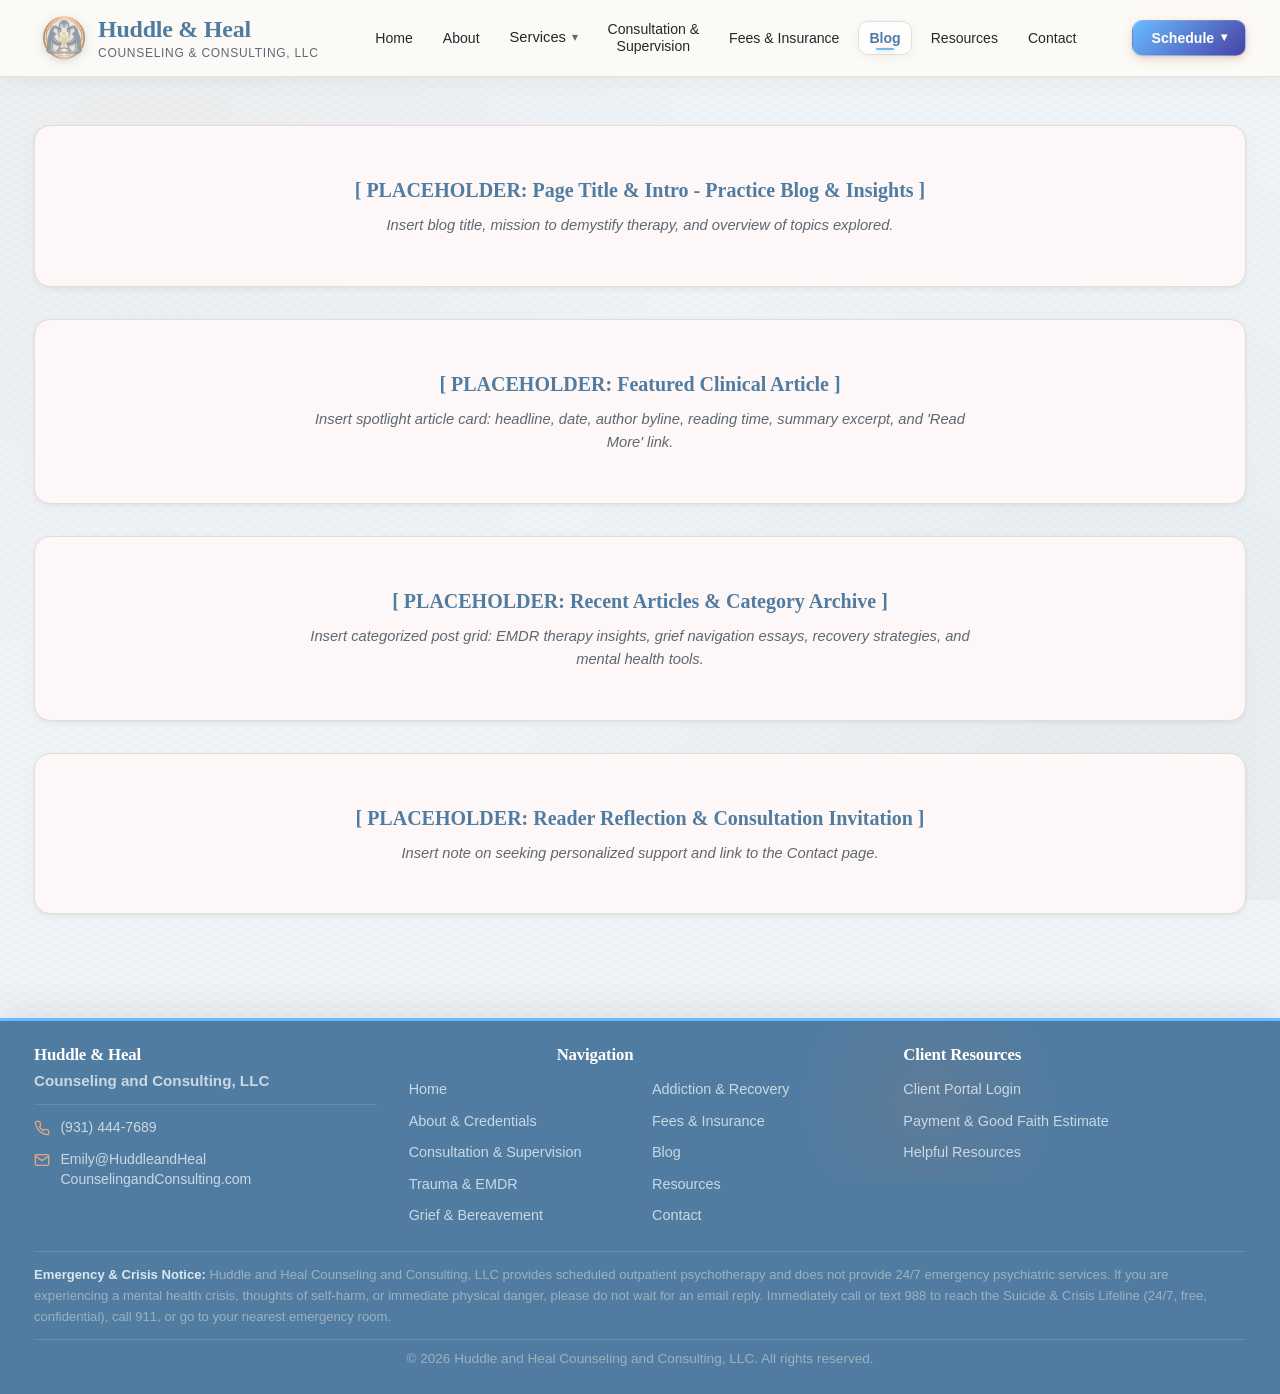
<file: blog.html>
<!DOCTYPE html>
<html lang="en">

<head>
  <meta charset="UTF-8">
  <meta name="viewport" content="width=device-width, initial-scale=1.0">
  <meta name="description"
    content="Articles, reflections, and insights on trauma, EMDR, grief, recovery, and emotional wellness from Huddle and Heal Counseling and Consulting, LLC.">
  <title>Blog &amp; Insights | Huddle and Heal Counseling and Consulting, LLC</title>
  <link rel="stylesheet" href="css/styles.css">
</head>

<body>
  <!-- Skip link for keyboard accessibility -->
  <a href="#main-content" class="skip-link">Skip to main content</a>

  <!-- Global Site Header -->
  <header class="site-header">
    <div class="container header-inner">
      <a href="index.html" class="brand-link" aria-label="Huddle and Heal Counseling and Consulting - Home">
        <img src="assets/logo_sm.png" alt="Huddle &amp; Heal Logo" class="brand-logo" width="48" height="48">
        <div class="brand-text">
          <span class="brand-name">Huddle &amp; Heal</span>
          <span class="brand-subtitle">Counseling &amp; Consulting, LLC</span>
        </div>
      </a>

      <button id="nav-toggle" class="nav-toggle" aria-expanded="false" aria-controls="primary-nav"
        aria-label="Toggle navigation menu">
        <span aria-hidden="true">&#9776;</span> Menu
      </button>

      <nav aria-label="Primary Navigation">
        <ul id="primary-nav" class="nav-menu">
          <li><a href="index.html" class="nav-link">Home</a></li>
          <li><a href="about.html" class="nav-link">About</a></li>
          <li class="nav-item-dropdown">
            <button class="nav-link dropdown-toggle" aria-expanded="false" aria-haspopup="true">
              Services <span class="dropdown-chevron" aria-hidden="true">&#9662;</span>
            </button>
            <ul class="dropdown-menu" aria-label="Services Submenu">
              <li><a href="trauma-emdr.html" class="dropdown-link">Trauma &amp; EMDR</a></li>
              <li><a href="grief-loss.html" class="dropdown-link">Grief &amp; Loss</a></li>
              <li><a href="addiction-recovery.html" class="dropdown-link">Addiction Recovery</a></li>
              <li><span class="dropdown-link is-disabled" aria-disabled="true">EMDR Intensives <span
                    class="badge-soon">(coming soon)</span></span></li>
            </ul>
          </li>
          <li><a href="consultation.html" class="nav-link">Consultation &amp; <br> Supervision</a></li>
          <li><a href="fees.html" class="nav-link">Fees &amp; Insurance</a></li>
          <li><a href="blog.html" class="nav-link active" aria-current="page">Blog</a></li>
          <li><a href="resources.html" class="nav-link">Resources</a></li>
          <li><a href="contact.html" class="nav-link">Contact</a></li>
          <li class="nav-item-dropdown cta-dropdown">
            <button class="nav-link nav-cta cta-dropdown-toggle" aria-expanded="false" aria-haspopup="true">
              <span>Schedule</span>
              <span class="dropdown-chevron cta-chevron" aria-hidden="true">&#9662;</span>
            </button>
            <ul class="dropdown-menu cta-dropdown-menu" aria-label="Scheduling Options">
              <li><a href="https://huddleandhealcounselingandconsulting.sessionshealth.com/" class="dropdown-link" target="_blank" rel="noopener noreferrer">Schedule a Session</a></li>
              <li><a href="https://huddleandhealcounselingandconsulting.sessionshealth.com/" class="dropdown-link" target="_blank" rel="noopener noreferrer">Schedule a Consultation</a></li>
            </ul>
          </li>
        </ul>
      </nav>
    </div>
  </header>

  <!-- Main Content Area -->
  <main id="main-content" class="site-main">
    <div class="container">

      <!-- =================================================================
           PLACEHOLDER: Page Header
           Insert blog intro, therapeutic reflections, and educational focus.
           ================================================================= -->
      <section class="placeholder-box" aria-label="Page Header Placeholder">
        <p class="placeholder-title">[ PLACEHOLDER: Page Title &amp; Intro - Practice Blog &amp; Insights ]</p>
        <p class="placeholder-note">Insert blog title, mission to demystify therapy, and overview of topics explored.</p>
      </section>

      <!-- =================================================================
           PLACEHOLDER: Featured Post
           Insert featured article card with title, category badge, excerpt, and read link.
           ================================================================= -->
      <section class="placeholder-box" aria-label="Featured Post Placeholder">
        <p class="placeholder-title">[ PLACEHOLDER: Featured Clinical Article ]</p>
        <p class="placeholder-note">Insert spotlight article card: headline, date, author byline, reading time, summary excerpt, and 'Read More' link.</p>
      </section>

      <!-- =================================================================
           PLACEHOLDER: Category Filter & Recent Articles Grid
           Insert topic filters (Trauma/EMDR, Grief, Recovery, Self-Care) and article cards.
           ================================================================= -->
      <section class="placeholder-box" aria-label="Recent Articles Placeholder">
        <p class="placeholder-title">[ PLACEHOLDER: Recent Articles &amp; Category Archive ]</p>
        <p class="placeholder-note">Insert categorized post grid: EMDR therapy insights, grief navigation essays, recovery strategies, and mental health tools.</p>
      </section>

      <!-- =================================================================
           PLACEHOLDER: Newsletter / Consultation CTA
           ================================================================= -->
      <section class="placeholder-box" aria-label="Call to Action Placeholder">
        <p class="placeholder-title">[ PLACEHOLDER: Reader Reflection &amp; Consultation Invitation ]</p>
        <p class="placeholder-note">Insert note on seeking personalized support and link to the Contact page.</p>
      </section>

    </div>
  </main>

  <!-- Global Site Footer -->
  <footer class="site-footer">
    <div class="container">
      <div class="footer-grid">
        <!-- Practice Info & Contact Column -->
        <div class="footer-practice-info">
          <h2 class="footer-heading">Huddle &amp; Heal</h2>
          <p class="footer-practice-subhead">Counseling and Consulting, LLC</p>
          <address class="footer-contact">
            <p class="footer-contact-item footer-phone">
              <svg class="footer-contact-icon" width="16" height="16" viewBox="0 0 24 24" fill="none"
                stroke="currentColor" stroke-width="2" stroke-linecap="round" stroke-linejoin="round"
                aria-hidden="true">
                <path
                  d="M22 16.92v3a2 2 0 0 1-2.18 2 19.79 19.79 0 0 1-8.63-3.07 19.5 19.5 0 0 1-6-6 19.79 19.79 0 0 1-3.07-8.67A2 2 0 0 1 4.11 2h3a2 2 0 0 1 2 1.72 12.84 12.84 0 0 0 .7 2.81 2 2 0 0 1-.45 2.11L8.09 9.91a16 16 0 0 0 6 6l1.27-1.27a2 2 0 0 1 2.11-.45 12.84 12.84 0 0 0 2.81.7A2 2 0 0 1 22 16.92z">
                </path>
              </svg>
              <a href="tel:19314447689" class="footer-contact-link">(931) 444-7689</a>
            </p>
            <p class="footer-contact-item footer-email">
              <svg class="footer-contact-icon" width="16" height="16" viewBox="0 0 24 24" fill="none"
                stroke="currentColor" stroke-width="2" stroke-linecap="round" stroke-linejoin="round"
                aria-hidden="true">
                <path d="M4 4h16c1.1 0 2 .9 2 2v12c0 1.1-.9 2-2 2H4c-1.1 0-2-.9-2-2V6c0-1.1.9-2 2-2z"></path>
                <polyline points="22,6 12,13 2,6"></polyline>
              </svg>
              <a href="mailto:emily@huddleandhealcounselingandconsulting.com"
                class="footer-contact-link">Emily@HuddleandHeal<wbr>CounselingandConsulting.com</a>
            </p>
          </address>
        </div>

        <!-- Navigation Links Column (2 Columns) -->
        <div class="footer-nav-col">
          <h2 class="footer-heading">Navigation</h2>
          <div class="footer-nav-grid">
            <ul class="footer-links">
              <li><a href="index.html">Home</a></li>
              <li><a href="about.html">About &amp; Credentials</a></li>
              <li><a href="consultation.html">Consultation &amp; Supervision</a></li>
              <li><a href="trauma-emdr.html">Trauma &amp; EMDR</a></li>
              <li><a href="grief-loss.html">Grief &amp; Bereavement</a></li>
            </ul>
            <ul class="footer-links">
              <li><a href="addiction-recovery.html">Addiction &amp; Recovery</a></li>
              <li><a href="fees.html">Fees &amp; Insurance</a></li>
              <li><a href="blog.html">Blog</a></li>
              <li><a href="resources.html">Resources</a></li>
              <li><a href="contact.html">Contact</a></li>
            </ul>
          </div>
        </div>

        <!-- Client Resources Column -->
        <div>
          <h2 class="footer-heading">Client Resources</h2>
          <ul class="footer-links">
            <li><a href="https://huddleandhealcounselingandconsulting.sessionshealth.com/" target="_blank" rel="noopener noreferrer">Client Portal Login</a></li>
            <li><a href="fees.html">Payment &amp; Good Faith Estimate</a></li>
            <li><a href="resources.html">Helpful Resources</a></li>
          </ul>
        </div>
      </div>

      <!-- Dedicated Full-Width Crisis & Emergency Notice -->
      <div class="footer-crisis">
        <p><strong>Emergency &amp; Crisis Notice:</strong> Huddle and Heal Counseling and Consulting, LLC provides scheduled outpatient psychotherapy and does not provide 24/7 emergency psychiatric services. If you are experiencing a mental health crisis, thoughts of self-harm, or immediate physical danger, please do not wait for an email reply. Immediately call or text 988 to reach the Suicide &amp; Crisis Lifeline (24/7, free, confidential), call 911, or go to your nearest emergency room.</p>
      </div>

      <div class="footer-bottom">
        <p>&copy; <span id="current-year">2026</span> Huddle and Heal Counseling and Consulting, LLC. All rights reserved.</p>
      </div>
    </div>
  </footer>

  <script src="js/main.js"></script>
</body>

</html>
</file>
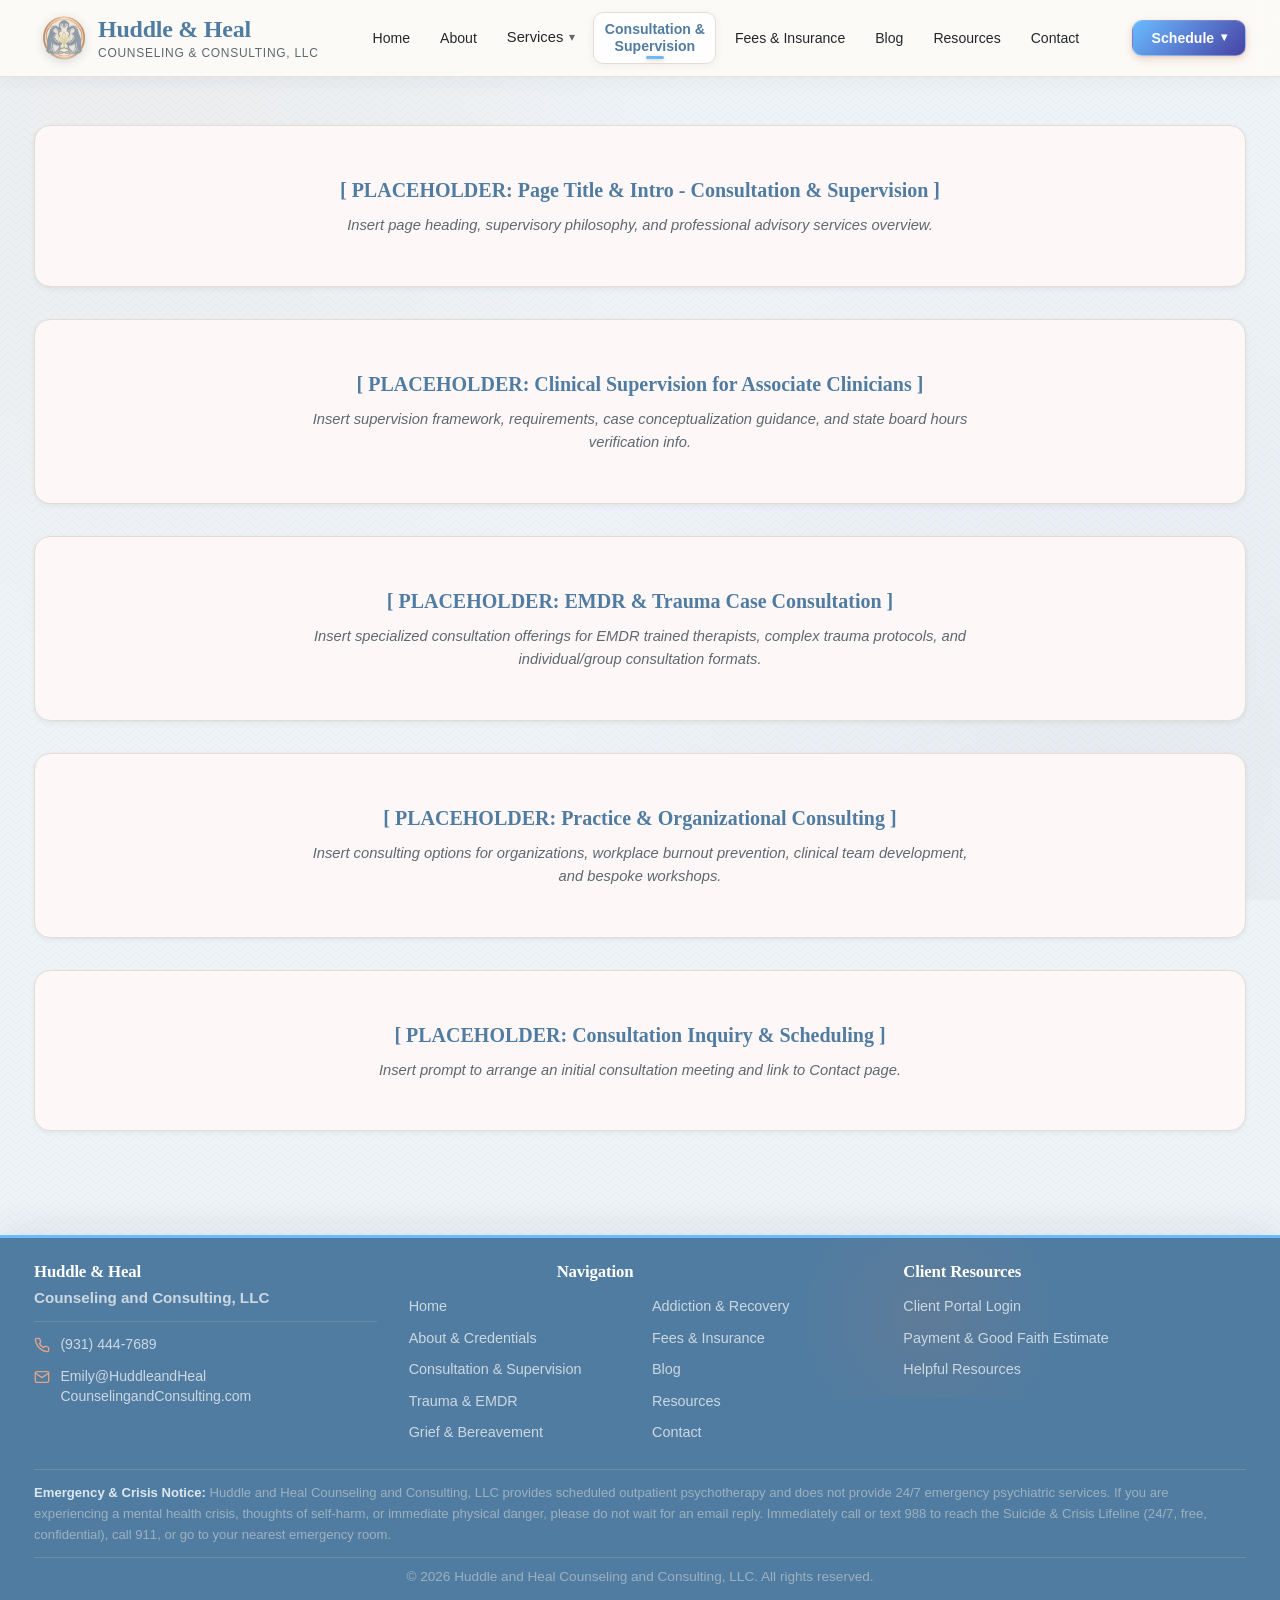
<file: consultation.html>
<!DOCTYPE html>
<html lang="en">

<head>
  <meta charset="UTF-8">
  <meta name="viewport" content="width=device-width, initial-scale=1.0">
  <meta name="description"
    content="Professional clinical consultation, case consultation, and clinical supervision services at Huddle and Heal Counseling and Consulting, LLC.">
  <title>Consultation &amp; Supervision | Huddle and Heal Counseling and Consulting, LLC</title>
  <link rel="stylesheet" href="css/styles.css">
</head>

<body>
  <!-- Skip link for keyboard accessibility -->
  <a href="#main-content" class="skip-link">Skip to main content</a>

  <!-- Global Site Header -->
  <header class="site-header">
    <div class="container header-inner">
      <a href="index.html" class="brand-link" aria-label="Huddle and Heal Counseling and Consulting - Home">
        <img src="assets/logo_sm.png" alt="Huddle &amp; Heal Logo" class="brand-logo" width="48" height="48">
        <div class="brand-text">
          <span class="brand-name">Huddle &amp; Heal</span>
          <span class="brand-subtitle">Counseling &amp; Consulting, LLC</span>
        </div>
      </a>

      <button id="nav-toggle" class="nav-toggle" aria-expanded="false" aria-controls="primary-nav"
        aria-label="Toggle navigation menu">
        <span aria-hidden="true">&#9776;</span> Menu
      </button>

      <nav aria-label="Primary Navigation">
        <ul id="primary-nav" class="nav-menu">
          <li><a href="index.html" class="nav-link">Home</a></li>
          <li><a href="about.html" class="nav-link">About</a></li>
          <li class="nav-item-dropdown">
            <button class="nav-link dropdown-toggle" aria-expanded="false" aria-haspopup="true">
              Services <span class="dropdown-chevron" aria-hidden="true">&#9662;</span>
            </button>
            <ul class="dropdown-menu" aria-label="Services Submenu">
              <li><a href="trauma-emdr.html" class="dropdown-link">Trauma &amp; EMDR</a></li>
              <li><a href="grief-loss.html" class="dropdown-link">Grief &amp; Loss</a></li>
              <li><a href="addiction-recovery.html" class="dropdown-link">Addiction Recovery</a></li>
              <li><span class="dropdown-link is-disabled" aria-disabled="true">EMDR Intensives <span
                    class="badge-soon">(coming soon)</span></span></li>
            </ul>
          </li>
          <li><a href="consultation.html" class="nav-link active" aria-current="page">Consultation &amp; <br> Supervision</a></li>
          <li><a href="fees.html" class="nav-link">Fees &amp; Insurance</a></li>
          <li><a href="blog.html" class="nav-link">Blog</a></li>
          <li><a href="resources.html" class="nav-link">Resources</a></li>
          <li><a href="contact.html" class="nav-link">Contact</a></li>
          <li class="nav-item-dropdown cta-dropdown">
            <button class="nav-link nav-cta cta-dropdown-toggle" aria-expanded="false" aria-haspopup="true">
              <span>Schedule</span>
              <span class="dropdown-chevron cta-chevron" aria-hidden="true">&#9662;</span>
            </button>
            <ul class="dropdown-menu cta-dropdown-menu" aria-label="Scheduling Options">
              <li><a href="https://huddleandhealcounselingandconsulting.sessionshealth.com/" class="dropdown-link" target="_blank" rel="noopener noreferrer">Schedule a Session</a></li>
              <li><a href="https://huddleandhealcounselingandconsulting.sessionshealth.com/" class="dropdown-link" target="_blank" rel="noopener noreferrer">Schedule a Consultation</a></li>
            </ul>
          </li>
        </ul>
      </nav>
    </div>
  </header>

  <!-- Main Content Area -->
  <main id="main-content" class="site-main">
    <div class="container">

      <!-- =================================================================
           PLACEHOLDER: Page Header
           Insert title, overview of clinical consultation, and supervision scope.
           ================================================================= -->
      <section class="placeholder-box" aria-label="Page Header Placeholder">
        <p class="placeholder-title">[ PLACEHOLDER: Page Title &amp; Intro - Consultation &amp; Supervision ]</p>
        <p class="placeholder-note">Insert page heading, supervisory philosophy, and professional advisory services overview.</p>
      </section>

      <!-- =================================================================
           PLACEHOLDER: Clinical Supervision for Licensure
           Insert details on post-graduate supervision for associate counselors / therapists.
           ================================================================= -->
      <section class="placeholder-box" aria-label="Clinical Supervision Placeholder">
        <p class="placeholder-title">[ PLACEHOLDER: Clinical Supervision for Associate Clinicians ]</p>
        <p class="placeholder-note">Insert supervision framework, requirements, case conceptualization guidance, and state board hours verification info.</p>
      </section>

      <!-- =================================================================
           PLACEHOLDER: EMDR & Trauma Case Consultation
           Insert clinical consultation for EMDR therapists, fidelity, and complex cases.
           ================================================================= -->
      <section class="placeholder-box" aria-label="EMDR Consultation Placeholder">
        <p class="placeholder-title">[ PLACEHOLDER: EMDR &amp; Trauma Case Consultation ]</p>
        <p class="placeholder-note">Insert specialized consultation offerings for EMDR trained therapists, complex trauma protocols, and individual/group consultation formats.</p>
      </section>

      <!-- =================================================================
           PLACEHOLDER: Organizational & Practice Consulting
           Insert wellness consulting, clinical program development, and team workshops.
           ================================================================= -->
      <section class="placeholder-box" aria-label="Organizational Consulting Placeholder">
        <p class="placeholder-title">[ PLACEHOLDER: Practice &amp; Organizational Consulting ]</p>
        <p class="placeholder-note">Insert consulting options for organizations, workplace burnout prevention, clinical team development, and bespoke workshops.</p>
      </section>

      <!-- =================================================================
           PLACEHOLDER: Call to Action / Inquiry
           ================================================================= -->
      <section class="placeholder-box" aria-label="Call to Action Placeholder">
        <p class="placeholder-title">[ PLACEHOLDER: Consultation Inquiry &amp; Scheduling ]</p>
        <p class="placeholder-note">Insert prompt to arrange an initial consultation meeting and link to Contact page.</p>
      </section>

    </div>
  </main>

  <!-- Global Site Footer -->
  <footer class="site-footer">
    <div class="container">
      <div class="footer-grid">
        <!-- Practice Info & Contact Column -->
        <div class="footer-practice-info">
          <h2 class="footer-heading">Huddle &amp; Heal</h2>
          <p class="footer-practice-subhead">Counseling and Consulting, LLC</p>
          <address class="footer-contact">
            <p class="footer-contact-item footer-phone">
              <svg class="footer-contact-icon" width="16" height="16" viewBox="0 0 24 24" fill="none"
                stroke="currentColor" stroke-width="2" stroke-linecap="round" stroke-linejoin="round"
                aria-hidden="true">
                <path
                  d="M22 16.92v3a2 2 0 0 1-2.18 2 19.79 19.79 0 0 1-8.63-3.07 19.5 19.5 0 0 1-6-6 19.79 19.79 0 0 1-3.07-8.67A2 2 0 0 1 4.11 2h3a2 2 0 0 1 2 1.72 12.84 12.84 0 0 0 .7 2.81 2 2 0 0 1-.45 2.11L8.09 9.91a16 16 0 0 0 6 6l1.27-1.27a2 2 0 0 1 2.11-.45 12.84 12.84 0 0 0 2.81.7A2 2 0 0 1 22 16.92z">
                </path>
              </svg>
              <a href="tel:19314447689" class="footer-contact-link">(931) 444-7689</a>
            </p>
            <p class="footer-contact-item footer-email">
              <svg class="footer-contact-icon" width="16" height="16" viewBox="0 0 24 24" fill="none"
                stroke="currentColor" stroke-width="2" stroke-linecap="round" stroke-linejoin="round"
                aria-hidden="true">
                <path d="M4 4h16c1.1 0 2 .9 2 2v12c0 1.1-.9 2-2 2H4c-1.1 0-2-.9-2-2V6c0-1.1.9-2 2-2z"></path>
                <polyline points="22,6 12,13 2,6"></polyline>
              </svg>
              <a href="mailto:emily@huddleandhealcounselingandconsulting.com"
                class="footer-contact-link">Emily@HuddleandHeal<wbr>CounselingandConsulting.com</a>
            </p>
          </address>
        </div>

        <!-- Navigation Links Column (2 Columns) -->
        <div class="footer-nav-col">
          <h2 class="footer-heading">Navigation</h2>
          <div class="footer-nav-grid">
            <ul class="footer-links">
              <li><a href="index.html">Home</a></li>
              <li><a href="about.html">About &amp; Credentials</a></li>
              <li><a href="consultation.html">Consultation &amp; Supervision</a></li>
              <li><a href="trauma-emdr.html">Trauma &amp; EMDR</a></li>
              <li><a href="grief-loss.html">Grief &amp; Bereavement</a></li>
            </ul>
            <ul class="footer-links">
              <li><a href="addiction-recovery.html">Addiction &amp; Recovery</a></li>
              <li><a href="fees.html">Fees &amp; Insurance</a></li>
              <li><a href="blog.html">Blog</a></li>
              <li><a href="resources.html">Resources</a></li>
              <li><a href="contact.html">Contact</a></li>
            </ul>
          </div>
        </div>

        <!-- Client Resources Column -->
        <div>
          <h2 class="footer-heading">Client Resources</h2>
          <ul class="footer-links">
            <li><a href="https://huddleandhealcounselingandconsulting.sessionshealth.com/" target="_blank" rel="noopener noreferrer">Client Portal Login</a></li>
            <li><a href="fees.html">Payment &amp; Good Faith Estimate</a></li>
            <li><a href="resources.html">Helpful Resources</a></li>
          </ul>
        </div>
      </div>

      <!-- Dedicated Full-Width Crisis & Emergency Notice -->
      <div class="footer-crisis">
        <p><strong>Emergency &amp; Crisis Notice:</strong> Huddle and Heal Counseling and Consulting, LLC provides scheduled outpatient psychotherapy and does not provide 24/7 emergency psychiatric services. If you are experiencing a mental health crisis, thoughts of self-harm, or immediate physical danger, please do not wait for an email reply. Immediately call or text 988 to reach the Suicide &amp; Crisis Lifeline (24/7, free, confidential), call 911, or go to your nearest emergency room.</p>
      </div>

      <div class="footer-bottom">
        <p>&copy; <span id="current-year">2026</span> Huddle and Heal Counseling and Consulting, LLC. All rights reserved.</p>
      </div>
    </div>
  </footer>

  <script src="js/main.js"></script>
</body>

</html>
</file>
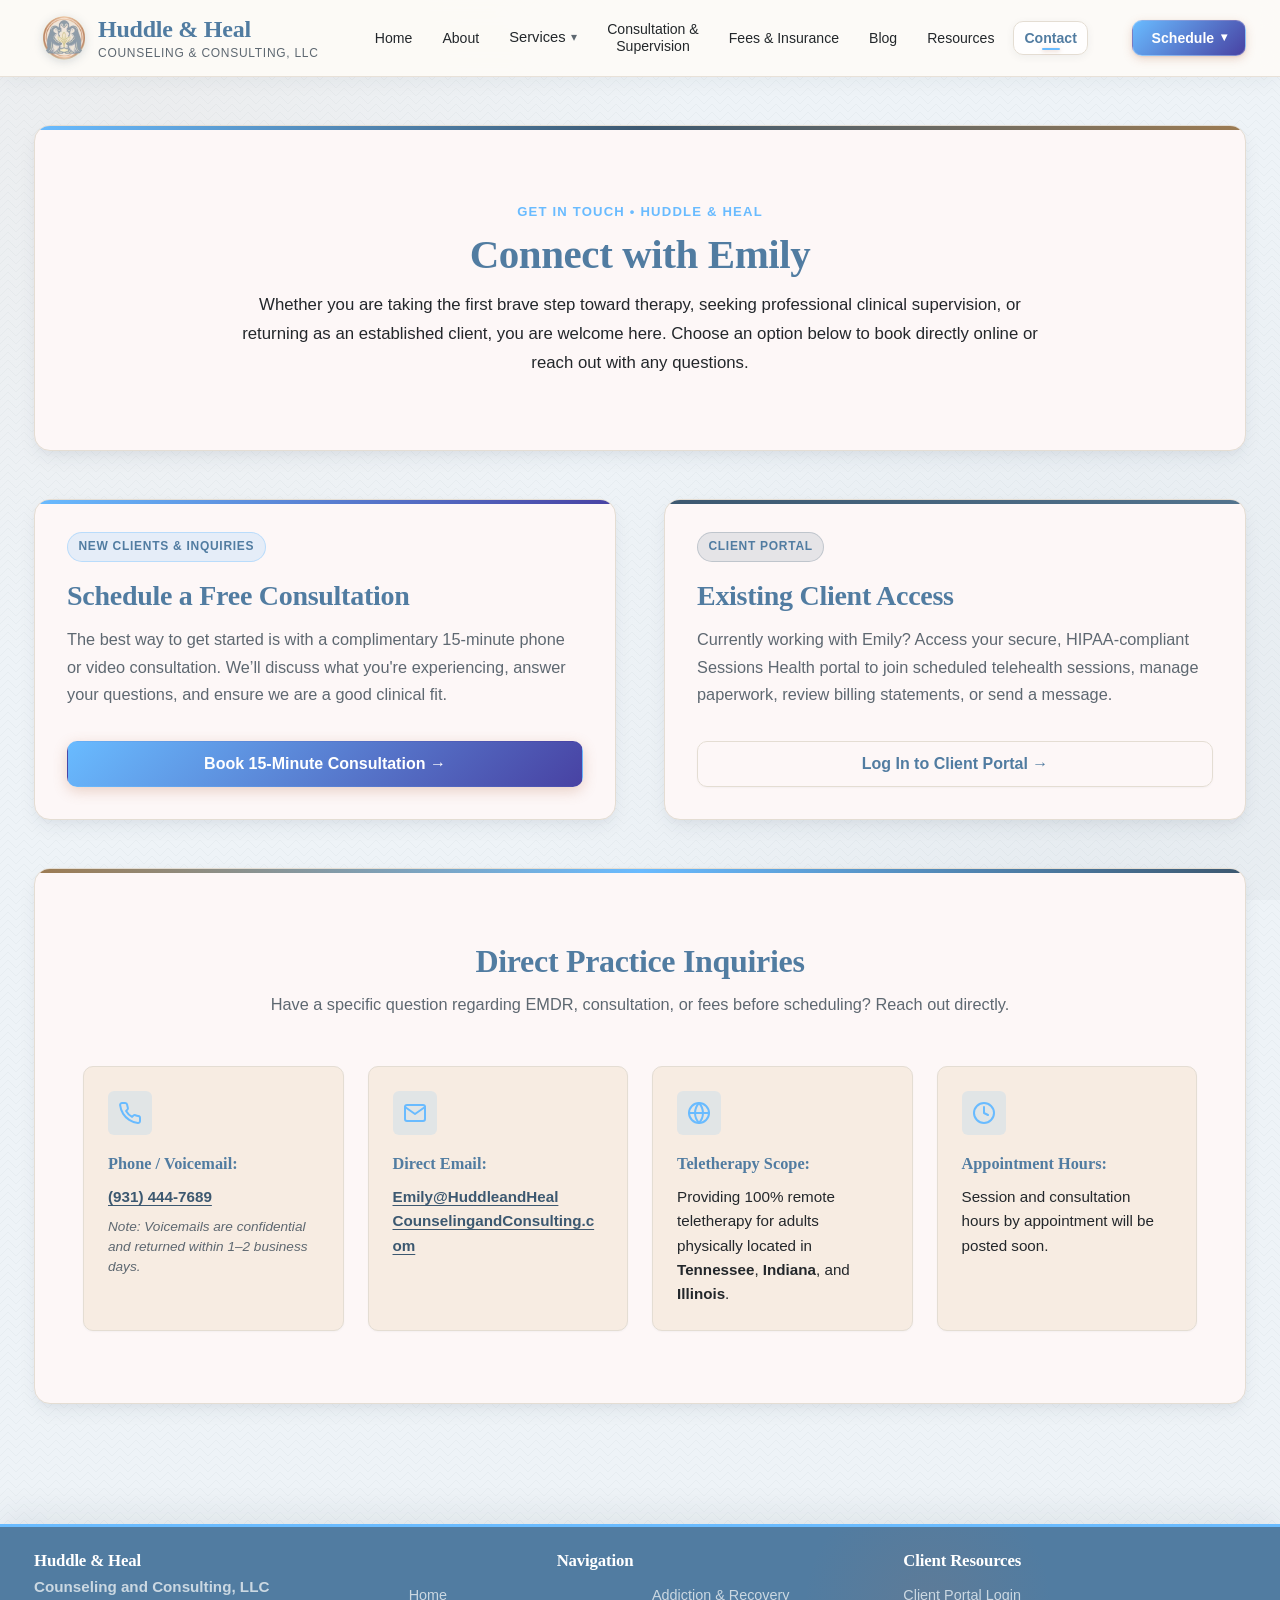
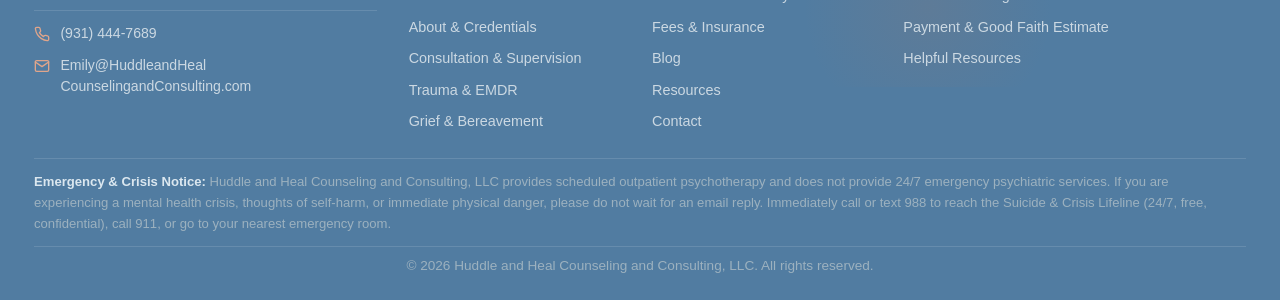
<file: contact.html>
<!DOCTYPE html>
<html lang="en">

<head>
  <meta charset="UTF-8">
  <meta name="viewport" content="width=device-width, initial-scale=1.0">
  <meta name="description"
    content="Contact Huddle and Heal Counseling and Consulting, LLC and access the secure client portal.">
  <title>Contact &amp; Client Portal | Huddle and Heal Counseling and Consulting, LLC</title>
  <link rel="stylesheet" href="css/styles.css">
</head>

<body>
  <!-- Skip link for keyboard accessibility -->
  <a href="#main-content" class="skip-link">Skip to main content</a>

  <!-- Global Site Header -->
  <header class="site-header">
    <div class="container header-inner">
      <a href="index.html" class="brand-link" aria-label="Huddle and Heal Counseling and Consulting - Home">
        <img src="assets/logo_sm.png" alt="Huddle &amp; Heal Logo" class="brand-logo" width="48" height="48">
        <div class="brand-text">
          <span class="brand-name">Huddle &amp; Heal</span>
          <span class="brand-subtitle">Counseling &amp; Consulting, LLC</span>
        </div>
      </a>

      <button id="nav-toggle" class="nav-toggle" aria-expanded="false" aria-controls="primary-nav"
        aria-label="Toggle navigation menu">
        <span aria-hidden="true">&#9776;</span> Menu
      </button>

      <nav aria-label="Primary Navigation">
        <ul id="primary-nav" class="nav-menu">
          <li><a href="index.html" class="nav-link">Home</a></li>
          <li><a href="about.html" class="nav-link">About</a></li>
          <li class="nav-item-dropdown">
            <button class="nav-link dropdown-toggle" aria-expanded="false" aria-haspopup="true">
              Services <span class="dropdown-chevron" aria-hidden="true">&#9662;</span>
            </button>
            <ul class="dropdown-menu" aria-label="Services Submenu">
              <li><a href="trauma-emdr.html" class="dropdown-link">Trauma &amp; EMDR</a></li>
              <li><a href="grief-loss.html" class="dropdown-link">Grief &amp; Loss</a></li>
              <li><a href="addiction-recovery.html" class="dropdown-link">Addiction Recovery</a></li>
              <li><span class="dropdown-link is-disabled" aria-disabled="true">EMDR Intensives <span
                    class="badge-soon">(coming soon)</span></span></li>
            </ul>
          </li>
          <li><a href="consultation.html" class="nav-link">Consultation &amp; <br> Supervision</a></li>
          <li><a href="fees.html" class="nav-link">Fees &amp; Insurance</a></li>
          <li><a href="blog.html" class="nav-link">Blog</a></li>
          <li><a href="resources.html" class="nav-link">Resources</a></li>
          <li><a href="contact.html" class="nav-link active" aria-current="page">Contact</a></li>
          <li class="nav-item-dropdown cta-dropdown">
            <button class="nav-link nav-cta cta-dropdown-toggle" aria-expanded="false" aria-haspopup="true">
              <span>Schedule</span>
              <span class="dropdown-chevron cta-chevron" aria-hidden="true">&#9662;</span>
            </button>
            <ul class="dropdown-menu cta-dropdown-menu" aria-label="Scheduling Options">
              <li><a href="https://huddleandhealcounselingandconsulting.sessionshealth.com/" class="dropdown-link"
                  target="_blank" rel="noopener noreferrer">Schedule a Session</a></li>
              <li><a href="https://huddleandhealcounselingandconsulting.sessionshealth.com/" class="dropdown-link"
                  target="_blank" rel="noopener noreferrer">Schedule a Consultation</a></li>
            </ul>
          </li>
        </ul>
      </nav>
    </div>
  </header>

  <!-- Main Content Area -->
  <main id="main-content" class="site-main">
    <div class="container">

      <!-- =================================================================
           Section 1: Contact Header & Welcome Card
           ================================================================= -->
      <section class="contact-header-section" aria-labelledby="contact-heading">
        <div class="contact-header-card">
          <span class="contact-tag">GET IN TOUCH &bull; HUDDLE &amp; HEAL</span>
          <h1 id="contact-heading" class="contact-title">Connect with Emily</h1>
          <p class="contact-lead">
            Whether you are taking the first brave step toward therapy, seeking professional clinical supervision, or
            returning as an established client, you are welcome here. Choose an option below to book directly online or
            reach out with any questions.
          </p>
        </div>
      </section>

      <!-- =================================================================
           Section 2: Two-Column Action Cards (New Clients vs. Client Portal)
           ================================================================= -->
      <section class="contact-actions-section" aria-label="Appointment and Portal Access Options">
        <div class="contact-actions-grid">
          <!-- Card A: Prospective Clients & Consultations -->
          <article class="contact-action-card action-card-prospective">
            <div class="contact-action-body">
              <span class="contact-badge badge-prospective">NEW CLIENTS &amp; INQUIRIES</span>
              <h2 class="contact-action-heading">Schedule a Free Consultation</h2>
              <p class="contact-action-desc">
                The best way to get started is with a complimentary 15-minute phone or video consultation. We’ll discuss
                what you're experiencing, answer your questions, and ensure we are a good clinical fit.
              </p>
            </div>
            <div class="contact-action-footer">
              <a href="https://huddleandhealcounselingandconsulting.sessionshealth.com/" class="btn btn-accent"
                target="_blank" rel="noopener noreferrer">Book 15-Minute Consultation &rarr;</a>
            </div>
          </article>

          <!-- Card B: Established Clients -->
          <article class="contact-action-card action-card-portal">
            <div class="contact-action-body">
              <span class="contact-badge badge-portal">CLIENT PORTAL</span>
              <h2 class="contact-action-heading">Existing Client Access</h2>
              <p class="contact-action-desc">
                Currently working with Emily? Access your secure, HIPAA-compliant Sessions Health portal to join
                scheduled telehealth sessions, manage paperwork, review billing statements, or send a message.
              </p>
            </div>
            <div class="contact-action-footer">
              <a href="https://huddleandhealcounselingandconsulting.sessionshealth.com/" class="btn btn-outline"
                target="_blank" rel="noopener noreferrer">Log In to Client Portal &rarr;</a>
            </div>
          </article>
        </div>
      </section>

      <!-- =================================================================
           Section 3: Direct Contact Details & Practice Information Card
           ================================================================= -->
      <section class="contact-inquiries-section" aria-labelledby="inquiries-heading">
        <div class="contact-inquiries-card">
          <header class="contact-inquiries-header">
            <h2 id="inquiries-heading" class="contact-inquiries-title">Direct Practice Inquiries</h2>
            <p class="contact-inquiries-subtitle">Have a specific question regarding EMDR, consultation, or fees before
              scheduling? Reach out directly.</p>
          </header>

          <div class="contact-details-grid">
            <!-- Confidential Phone -->
            <div class="contact-detail-item">
              <div class="contact-detail-icon" aria-hidden="true">
                <svg width="24" height="24" viewBox="0 0 24 24" fill="none" stroke="currentColor" stroke-width="2"
                  stroke-linecap="round" stroke-linejoin="round">
                  <path
                    d="M22 16.92v3a2 2 0 0 1-2.18 2 19.79 19.79 0 0 1-8.63-3.07 19.5 19.5 0 0 1-6-6 19.79 19.79 0 0 1-3.07-8.67A2 2 0 0 1 4.11 2h3a2 2 0 0 1 2 1.72 12.84 12.84 0 0 0 .7 2.81 2 2 0 0 1-.45 2.11L8.09 9.91a16 16 0 0 0 6 6l1.27-1.27a2 2 0 0 1 2.11-.45 12.84 12.84 0 0 0 2.81.7A2 2 0 0 1 22 16.92z">
                  </path>
                </svg>
              </div>
              <div class="contact-detail-content">
                <p class="contact-label"><strong>Phone / Voicemail:</strong></p>
                <p><a href="tel:19314447689" class="contact-link">(931) 444-7689</a></p>
                <p class="contact-note">Note: Voicemails are confidential and returned within 1&ndash;2 business days.
                </p>
              </div>
            </div>

            <!-- Confidential Email -->
            <div class="contact-detail-item">
              <div class="contact-detail-icon" aria-hidden="true">
                <svg width="24" height="24" viewBox="0 0 24 24" fill="none" stroke="currentColor" stroke-width="2"
                  stroke-linecap="round" stroke-linejoin="round">
                  <path d="M4 4h16c1.1 0 2 .9 2 2v12c0 1.1-.9 2-2 2H4c-1.1 0-2-.9-2-2V6c0-1.1.9-2 2-2z"></path>
                  <polyline points="22,6 12,13 2,6"></polyline>
                </svg>
              </div>
              <div class="contact-detail-content">
                <p class="contact-label"><strong>Direct Email:</strong></p>
                <p><a href="mailto:emily@huddleandhealcounselingandconsulting.com"
                    class="contact-link">Emily@HuddleandHeal<wbr>CounselingandConsulting.com</a></p>
              </div>
            </div>

            <!-- Licensure & Service Area -->
            <div class="contact-detail-item">
              <div class="contact-detail-icon" aria-hidden="true">
                <svg width="24" height="24" viewBox="0 0 24 24" fill="none" stroke="currentColor" stroke-width="2"
                  stroke-linecap="round" stroke-linejoin="round">
                  <circle cx="12" cy="12" r="10"></circle>
                  <line x1="2" y1="12" x2="22" y2="12"></line>
                  <path d="M12 2a15.3 15.3 0 0 1 4 10 15.3 15.3 0 0 1-4 10 15.3 15.3 0 0 1-4-10 15.3 15.3 0 0 1 4-10z">
                  </path>
                </svg>
              </div>
              <div class="contact-detail-content">
                <p class="contact-label"><strong>Teletherapy Scope:</strong></p>
                <p>Providing 100% remote teletherapy for adults physically located in <strong>Tennessee</strong>,
                  <strong>Indiana</strong>, and <strong>Illinois</strong>.
                </p>
              </div>
            </div>

            <!-- Scheduling & Office Hours -->
            <div class="contact-detail-item">
              <div class="contact-detail-icon" aria-hidden="true">
                <svg width="24" height="24" viewBox="0 0 24 24" fill="none" stroke="currentColor" stroke-width="2"
                  stroke-linecap="round" stroke-linejoin="round">
                  <circle cx="12" cy="12" r="10"></circle>
                  <polyline points="12 6 12 12 16 14"></polyline>
                </svg>
              </div>
              <div class="contact-detail-content">
                <p class="contact-label"><strong>Appointment Hours:</strong></p>
                <p>Session and consultation hours by appointment will be posted soon.</p>
              </div>
            </div>
          </div>
        </div>
      </section>

    </div>
  </main>

  <!-- Global Site Footer -->
  <footer class="site-footer">
    <div class="container">
      <div class="footer-grid">
        <!-- Practice Info & Contact Column -->
        <div class="footer-practice-info">
          <h2 class="footer-heading">Huddle &amp; Heal</h2>
          <p class="footer-practice-subhead">Counseling and Consulting, LLC</p>
          <address class="footer-contact">
            <p class="footer-contact-item footer-phone">
              <svg class="footer-contact-icon" width="16" height="16" viewBox="0 0 24 24" fill="none"
                stroke="currentColor" stroke-width="2" stroke-linecap="round" stroke-linejoin="round"
                aria-hidden="true">
                <path
                  d="M22 16.92v3a2 2 0 0 1-2.18 2 19.79 19.79 0 0 1-8.63-3.07 19.5 19.5 0 0 1-6-6 19.79 19.79 0 0 1-3.07-8.67A2 2 0 0 1 4.11 2h3a2 2 0 0 1 2 1.72 12.84 12.84 0 0 0 .7 2.81 2 2 0 0 1-.45 2.11L8.09 9.91a16 16 0 0 0 6 6l1.27-1.27a2 2 0 0 1 2.11-.45 12.84 12.84 0 0 0 2.81.7A2 2 0 0 1 22 16.92z">
                </path>
              </svg>
              <a href="tel:19314447689" class="footer-contact-link">(931) 444-7689</a>
            </p>
            <p class="footer-contact-item footer-email">
              <svg class="footer-contact-icon" width="16" height="16" viewBox="0 0 24 24" fill="none"
                stroke="currentColor" stroke-width="2" stroke-linecap="round" stroke-linejoin="round"
                aria-hidden="true">
                <path d="M4 4h16c1.1 0 2 .9 2 2v12c0 1.1-.9 2-2 2H4c-1.1 0-2-.9-2-2V6c0-1.1.9-2 2-2z"></path>
                <polyline points="22,6 12,13 2,6"></polyline>
              </svg>
              <a href="mailto:emily@huddleandhealcounselingandconsulting.com"
                class="footer-contact-link">Emily@HuddleandHeal<wbr>CounselingandConsulting.com</a>
            </p>
          </address>
        </div>

        <!-- Navigation Links Column (2 Columns) -->
        <div class="footer-nav-col">
          <h2 class="footer-heading">Navigation</h2>
          <div class="footer-nav-grid">
            <ul class="footer-links">
              <li><a href="index.html">Home</a></li>
              <li><a href="about.html">About &amp; Credentials</a></li>
              <li><a href="consultation.html">Consultation &amp; Supervision</a></li>
              <li><a href="trauma-emdr.html">Trauma &amp; EMDR</a></li>
              <li><a href="grief-loss.html">Grief &amp; Bereavement</a></li>
            </ul>
            <ul class="footer-links">
              <li><a href="addiction-recovery.html">Addiction &amp; Recovery</a></li>
              <li><a href="fees.html">Fees &amp; Insurance</a></li>
              <li><a href="blog.html">Blog</a></li>
              <li><a href="resources.html">Resources</a></li>
              <li><a href="contact.html">Contact</a></li>
            </ul>
          </div>
        </div>

        <!-- Client Resources Column -->
        <div>
          <h2 class="footer-heading">Client Resources</h2>
          <ul class="footer-links">
            <li><a href="https://huddleandhealcounselingandconsulting.sessionshealth.com/" target="_blank"
                rel="noopener noreferrer">Client Portal Login</a></li>
            <li><a href="fees.html">Payment &amp; Good Faith Estimate</a></li>
            <li><a href="resources.html">Helpful Resources</a></li>
          </ul>
        </div>
      </div>

      <!-- Dedicated Full-Width Crisis & Emergency Notice -->
      <div class="footer-crisis">
        <p><strong>Emergency &amp; Crisis Notice:</strong> Huddle and Heal Counseling and Consulting, LLC provides
          scheduled outpatient psychotherapy and does not provide 24/7 emergency psychiatric services. If you are
          experiencing a mental health crisis, thoughts of self-harm, or immediate physical danger, please do not wait
          for an email reply. Immediately call or text 988 to reach the Suicide &amp; Crisis Lifeline (24/7, free,
          confidential), call 911, or go to your nearest emergency room.</p>
      </div>

      <div class="footer-bottom">
        <p>&copy; <span id="current-year">2026</span> Huddle and Heal Counseling and Consulting, LLC. All rights
          reserved.</p>
      </div>
    </div>
  </footer>

  <script src="js/main.js"></script>
</body>

</html>
</file>
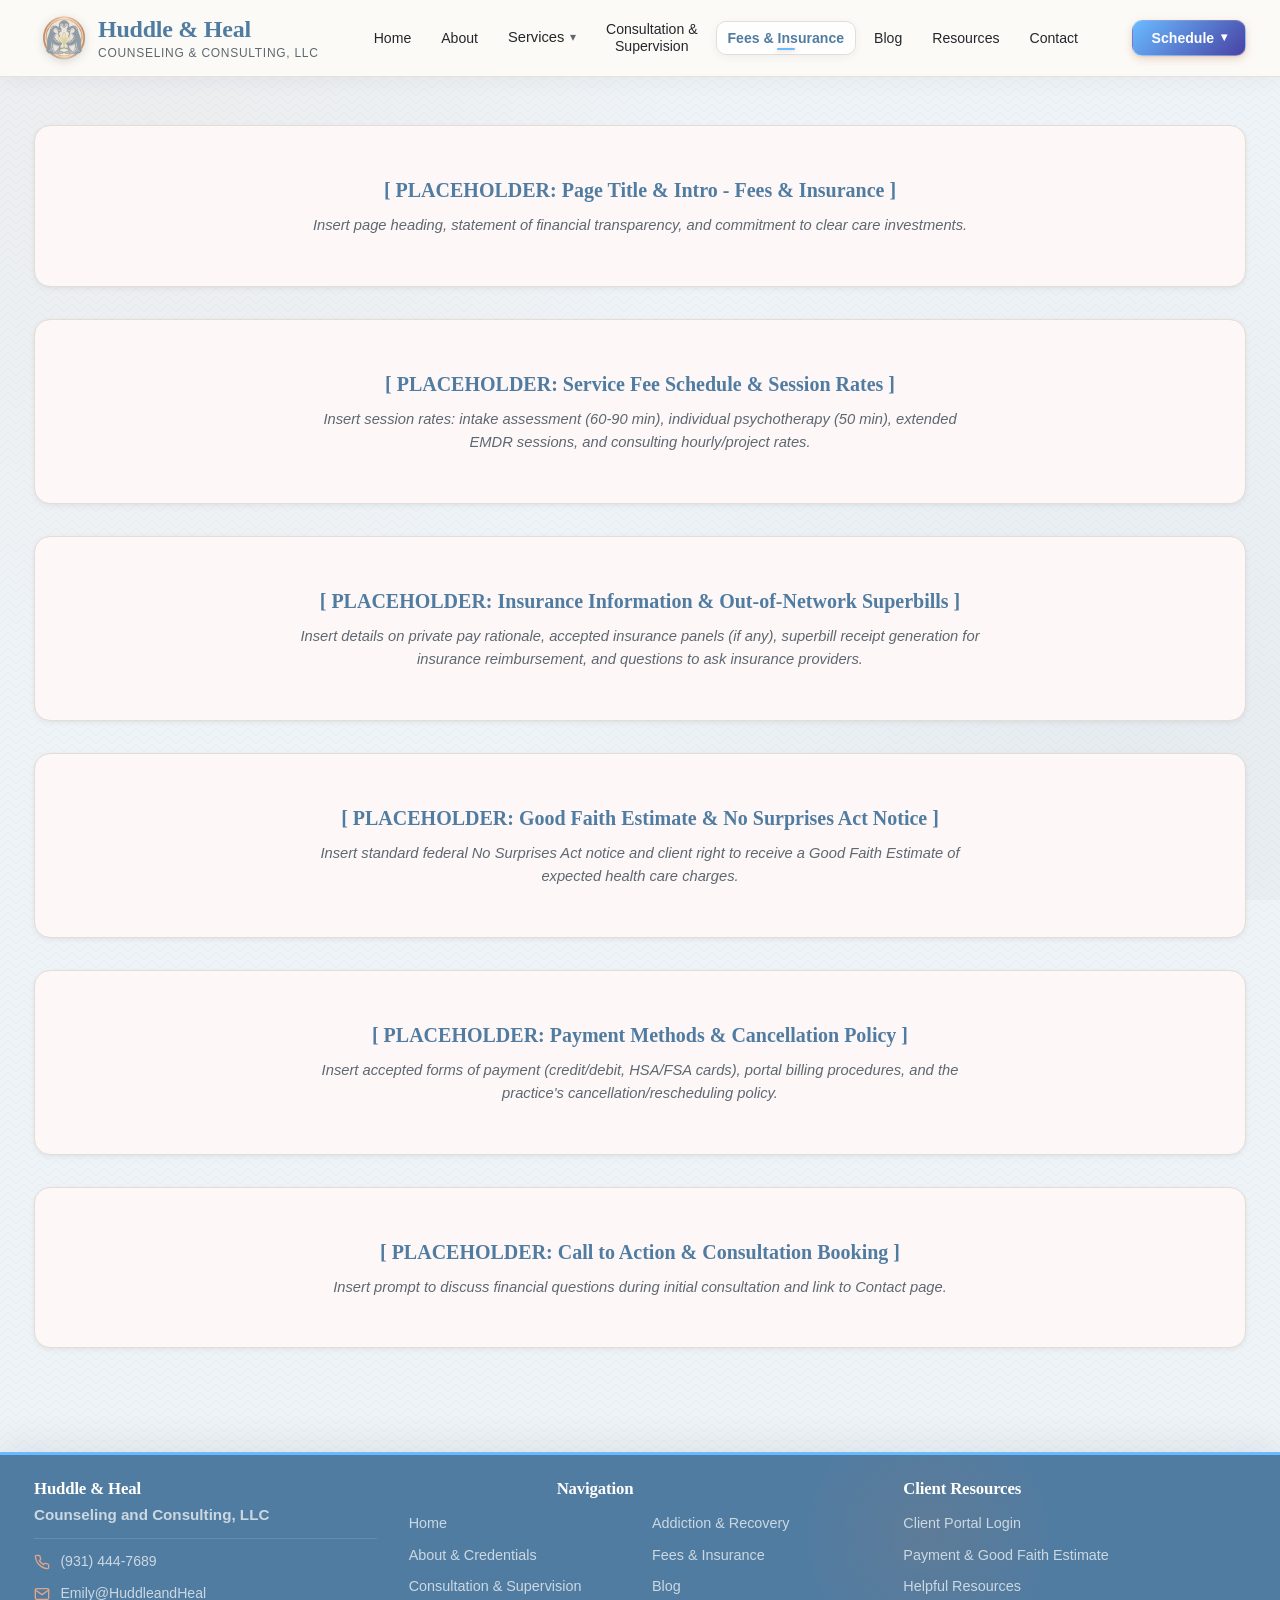
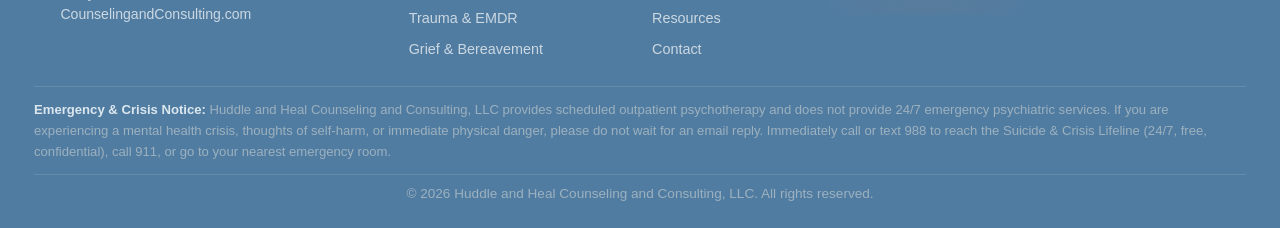
<file: fees.html>
<!DOCTYPE html>
<html lang="en">

<head>
  <meta charset="UTF-8">
  <meta name="viewport" content="width=device-width, initial-scale=1.0">
  <meta name="description"
    content="Fee schedule, insurance information, and payment options for Huddle and Heal Counseling and Consulting, LLC.">
  <title>Fees &amp; Insurance | Huddle and Heal Counseling and Consulting, LLC</title>
  <link rel="stylesheet" href="css/styles.css">
</head>

<body>
  <!-- Skip link for keyboard accessibility -->
  <a href="#main-content" class="skip-link">Skip to main content</a>

  <!-- Global Site Header -->
  <header class="site-header">
    <div class="container header-inner">
      <a href="index.html" class="brand-link" aria-label="Huddle and Heal Counseling and Consulting - Home">
        <img src="assets/logo_sm.png" alt="Huddle &amp; Heal Logo" class="brand-logo" width="48" height="48">
        <div class="brand-text">
          <span class="brand-name">Huddle &amp; Heal</span>
          <span class="brand-subtitle">Counseling &amp; Consulting, LLC</span>
        </div>
      </a>

      <button id="nav-toggle" class="nav-toggle" aria-expanded="false" aria-controls="primary-nav"
        aria-label="Toggle navigation menu">
        <span aria-hidden="true">&#9776;</span> Menu
      </button>

      <nav aria-label="Primary Navigation">
        <ul id="primary-nav" class="nav-menu">
          <li><a href="index.html" class="nav-link">Home</a></li>
          <li><a href="about.html" class="nav-link">About</a></li>
          <li class="nav-item-dropdown">
            <button class="nav-link dropdown-toggle" aria-expanded="false" aria-haspopup="true">
              Services <span class="dropdown-chevron" aria-hidden="true">&#9662;</span>
            </button>
            <ul class="dropdown-menu" aria-label="Services Submenu">
              <li><a href="trauma-emdr.html" class="dropdown-link">Trauma &amp; EMDR</a></li>
              <li><a href="grief-loss.html" class="dropdown-link">Grief &amp; Loss</a></li>
              <li><a href="addiction-recovery.html" class="dropdown-link">Addiction Recovery</a></li>
              <li><span class="dropdown-link is-disabled" aria-disabled="true">EMDR Intensives <span class="badge-soon">(coming soon)</span></span></li>
            </ul>
          </li>
          <li><a href="consultation.html" class="nav-link">Consultation &amp; <br> Supervision</a></li>
          <li><a href="fees.html" class="nav-link active" aria-current="page">Fees &amp; Insurance</a></li>
          <li><a href="blog.html" class="nav-link">Blog</a></li>
          <li><a href="resources.html" class="nav-link">Resources</a></li>
          <li><a href="contact.html" class="nav-link">Contact</a></li>
          <li class="nav-item-dropdown cta-dropdown">
            <button class="nav-link nav-cta cta-dropdown-toggle" aria-expanded="false" aria-haspopup="true">
              <span>Schedule</span>
              <span class="dropdown-chevron cta-chevron" aria-hidden="true">&#9662;</span>
            </button>
            <ul class="dropdown-menu cta-dropdown-menu" aria-label="Scheduling Options">
              <li><a href="https://huddleandhealcounselingandconsulting.sessionshealth.com/" class="dropdown-link" target="_blank" rel="noopener noreferrer">Schedule a Session</a></li>
              <li><a href="https://huddleandhealcounselingandconsulting.sessionshealth.com/" class="dropdown-link" target="_blank" rel="noopener noreferrer">Schedule a Consultation</a></li>
            </ul>
          </li>
        </ul>
      </nav>
    </div>
  </header>

  <!-- Main Content Area -->
  <main id="main-content" class="site-main">
    <div class="container">

      <!-- =================================================================
           PLACEHOLDER: Page Header
           Insert transparency in fees statement and financial investment overview.
           ================================================================= -->
      <section class="placeholder-box" aria-label="Page Header Placeholder">
        <p class="placeholder-title">[ PLACEHOLDER: Page Title &amp; Intro - Fees &amp; Insurance ]</p>
        <p class="placeholder-note">Insert page heading, statement of financial transparency, and commitment to clear
          care investments.</p>
      </section>

      <!-- =================================================================
           PLACEHOLDER: Service Rates & Fee Schedule
           Insert pricing breakdown for initial intake, individual therapy, EMDR, and consulting.
           ================================================================= -->
      <section class="placeholder-box" aria-label="Fee Schedule Placeholder">
        <p class="placeholder-title">[ PLACEHOLDER: Service Fee Schedule &amp; Session Rates ]</p>
        <p class="placeholder-note">Insert session rates: intake assessment (60-90 min), individual psychotherapy (50
          min), extended EMDR sessions, and consulting hourly/project rates.</p>
      </section>

      <!-- =================================================================
           PLACEHOLDER: Insurance & Out-of-Network Reimbursement
           Insert in-network status, private pay model, superbill provision, and insurance questions guide.
           ================================================================= -->
      <section class="placeholder-box" aria-label="Insurance and Superbills Placeholder">
        <p class="placeholder-title">[ PLACEHOLDER: Insurance Information &amp; Out-of-Network Superbills ]</p>
        <p class="placeholder-note">Insert details on private pay rationale, accepted insurance panels (if any),
          superbill receipt generation for insurance reimbursement, and questions to ask insurance providers.</p>
      </section>

      <!-- =================================================================
           PLACEHOLDER: Good Faith Estimate / No Surprises Act Notice
           Insert required statutory disclosure for uninsured and self-pay clients.
           ================================================================= -->
      <section class="placeholder-box" aria-label="Good Faith Estimate Placeholder">
        <p class="placeholder-title">[ PLACEHOLDER: Good Faith Estimate &amp; No Surprises Act Notice ]</p>
        <p class="placeholder-note">Insert standard federal No Surprises Act notice and client right to receive a Good
          Faith Estimate of expected health care charges.</p>
      </section>

      <!-- =================================================================
           PLACEHOLDER: Payment Options & Cancellation Policy
           Insert accepted payment methods (HSA/FSA, cards) and 24/48-hr cancellation policies.
           ================================================================= -->
      <section class="placeholder-box" aria-label="Payment and Cancellation Policies Placeholder">
        <p class="placeholder-title">[ PLACEHOLDER: Payment Methods &amp; Cancellation Policy ]</p>
        <p class="placeholder-note">Insert accepted forms of payment (credit/debit, HSA/FSA cards), portal billing
          procedures, and the practice's cancellation/rescheduling policy.</p>
      </section>

      <!-- =================================================================
           PLACEHOLDER: Call to Action / Next Steps
           ================================================================= -->
      <section class="placeholder-box" aria-label="Call to Action Placeholder">
        <p class="placeholder-title">[ PLACEHOLDER: Call to Action &amp; Consultation Booking ]</p>
        <p class="placeholder-note">Insert prompt to discuss financial questions during initial consultation and link to
          Contact page.</p>
      </section>

    </div>
  </main>

  <!-- Global Site Footer -->
  <footer class="site-footer">
    <div class="container">
      <div class="footer-grid">
        <!-- Practice Info & Contact Column -->
        <div class="footer-practice-info">
          <h2 class="footer-heading">Huddle &amp; Heal</h2>
          <p class="footer-practice-subhead">Counseling and Consulting, LLC</p>
          <address class="footer-contact">
            <p class="footer-contact-item footer-phone">
              <svg class="footer-contact-icon" width="16" height="16" viewBox="0 0 24 24" fill="none"
                stroke="currentColor" stroke-width="2" stroke-linecap="round" stroke-linejoin="round"
                aria-hidden="true">
                <path
                  d="M22 16.92v3a2 2 0 0 1-2.18 2 19.79 19.79 0 0 1-8.63-3.07 19.5 19.5 0 0 1-6-6 19.79 19.79 0 0 1-3.07-8.67A2 2 0 0 1 4.11 2h3a2 2 0 0 1 2 1.72 12.84 12.84 0 0 0 .7 2.81 2 2 0 0 1-.45 2.11L8.09 9.91a16 16 0 0 0 6 6l1.27-1.27a2 2 0 0 1 2.11-.45 12.84 12.84 0 0 0 2.81.7A2 2 0 0 1 22 16.92z">
                </path>
              </svg>
              <a href="tel:19314447689" class="footer-contact-link">(931) 444-7689</a>
            </p>
            <p class="footer-contact-item footer-email">
              <svg class="footer-contact-icon" width="16" height="16" viewBox="0 0 24 24" fill="none"
                stroke="currentColor" stroke-width="2" stroke-linecap="round" stroke-linejoin="round"
                aria-hidden="true">
                <path d="M4 4h16c1.1 0 2 .9 2 2v12c0 1.1-.9 2-2 2H4c-1.1 0-2-.9-2-2V6c0-1.1.9-2 2-2z"></path>
                <polyline points="22,6 12,13 2,6"></polyline>
              </svg>
              <a href="mailto:emily@huddleandhealcounselingandconsulting.com"
                class="footer-contact-link">Emily@HuddleandHeal<wbr>CounselingandConsulting.com</a>
            </p>
          </address>
        </div>

        <!-- Navigation Links Column (2 Columns) -->
        <div class="footer-nav-col">
          <h2 class="footer-heading">Navigation</h2>
          <div class="footer-nav-grid">
            <ul class="footer-links">
              <li><a href="index.html">Home</a></li>
              <li><a href="about.html">About &amp; Credentials</a></li>
              <li><a href="consultation.html">Consultation &amp; Supervision</a></li>
              <li><a href="trauma-emdr.html">Trauma &amp; EMDR</a></li>
              <li><a href="grief-loss.html">Grief &amp; Bereavement</a></li>
            </ul>
            <ul class="footer-links">
              <li><a href="addiction-recovery.html">Addiction &amp; Recovery</a></li>
              <li><a href="fees.html">Fees &amp; Insurance</a></li>
              <li><a href="blog.html">Blog</a></li>
              <li><a href="resources.html">Resources</a></li>
              <li><a href="contact.html">Contact</a></li>
            </ul>
          </div>
        </div>

        <!-- Client Resources Column -->
        <div>
          <h2 class="footer-heading">Client Resources</h2>
          <ul class="footer-links">
            <li><a href="https://huddleandhealcounselingandconsulting.sessionshealth.com/" target="_blank" rel="noopener noreferrer">Client Portal Login</a></li>
            <li><a href="fees.html">Payment &amp; Good Faith Estimate</a></li>
            <li><a href="resources.html">Helpful Resources</a></li>
          </ul>
        </div>
      </div>

      <!-- Dedicated Full-Width Crisis & Emergency Notice -->
      <div class="footer-crisis">
        <p><strong>Emergency &amp; Crisis Notice:</strong> Huddle and Heal Counseling and Consulting, LLC provides scheduled outpatient psychotherapy and does not provide 24/7 emergency psychiatric services. If you are experiencing a mental health crisis, thoughts of self-harm, or immediate physical danger, please do not wait for an email reply. Immediately call or text 988 to reach the Suicide &amp; Crisis Lifeline (24/7, free, confidential), call 911, or go to your nearest emergency room.</p>
      </div>

      <div class="footer-bottom">
        <p>&copy; <span id="current-year">2026</span> Huddle and Heal Counseling and Consulting, LLC. All rights
          reserved.</p>
      </div>
    </div>
  </footer>

  <script src="js/main.js"></script>
</body>

</html>
</file>
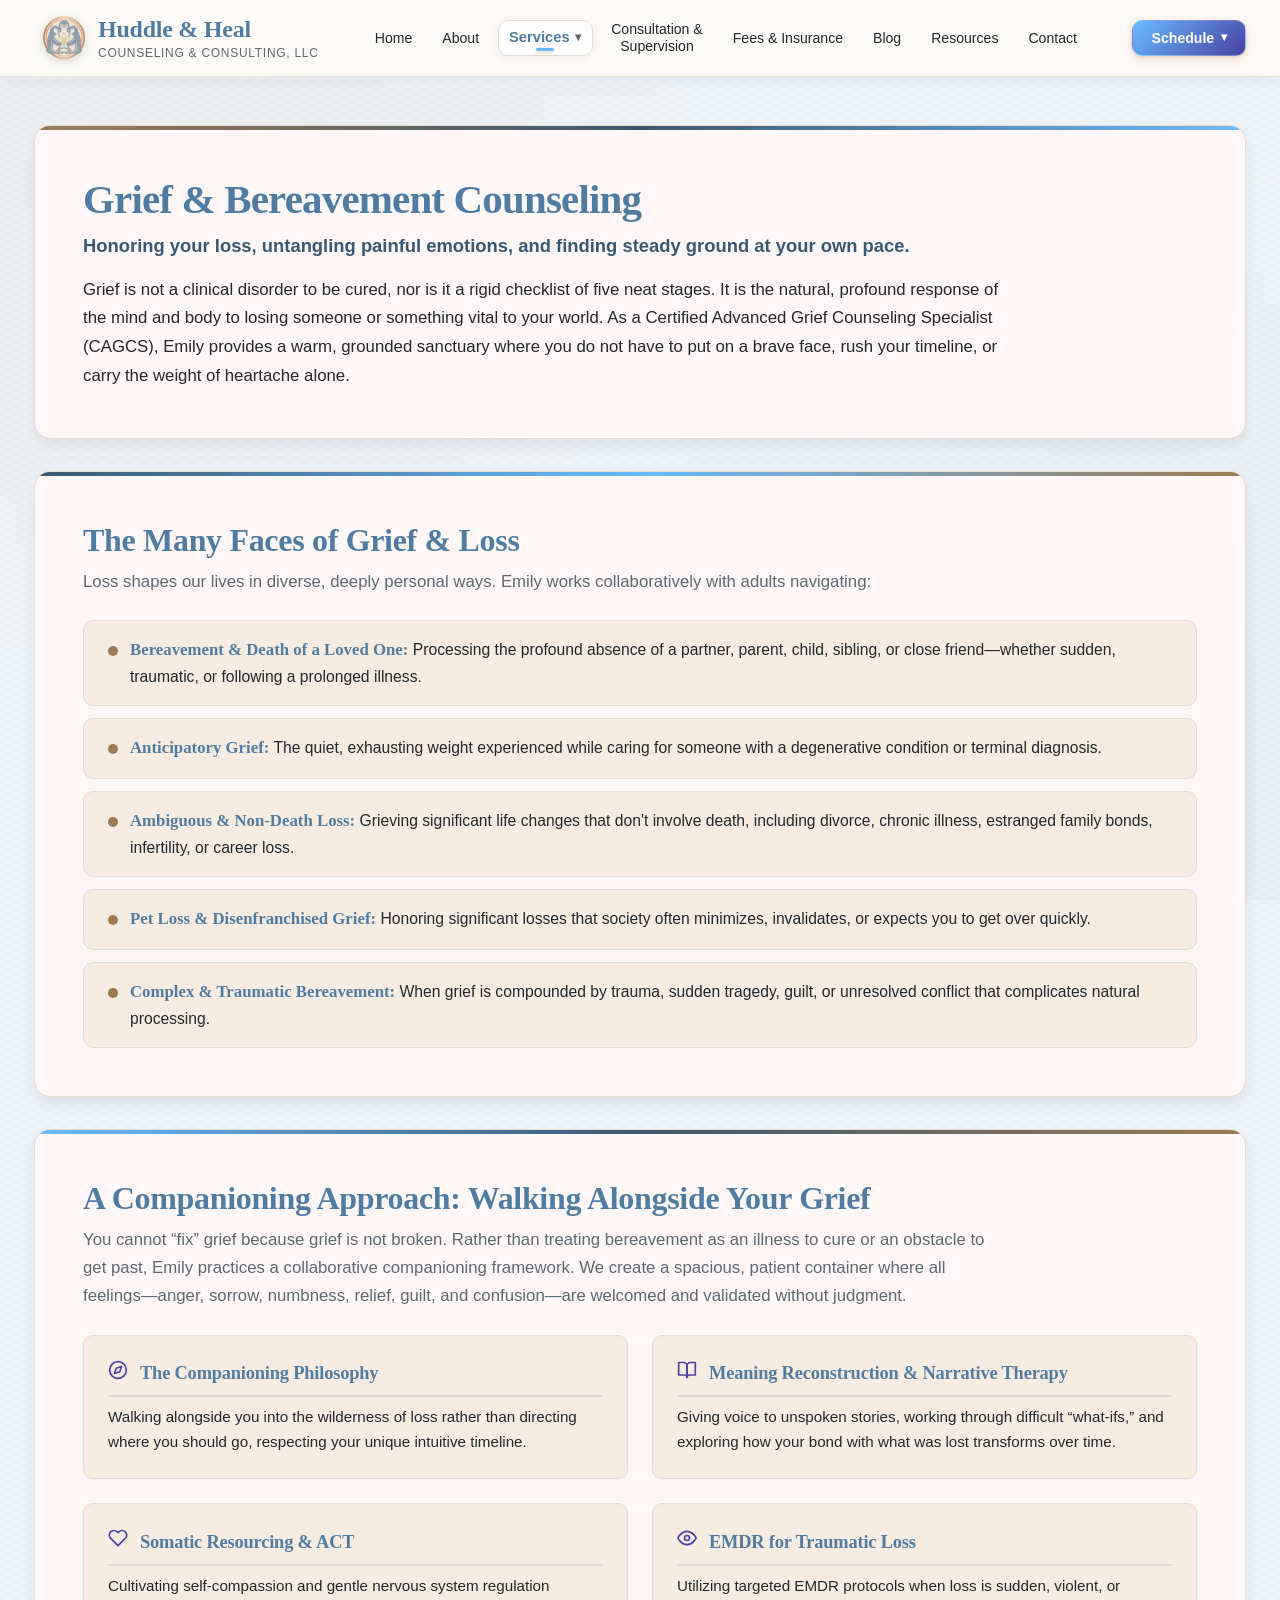
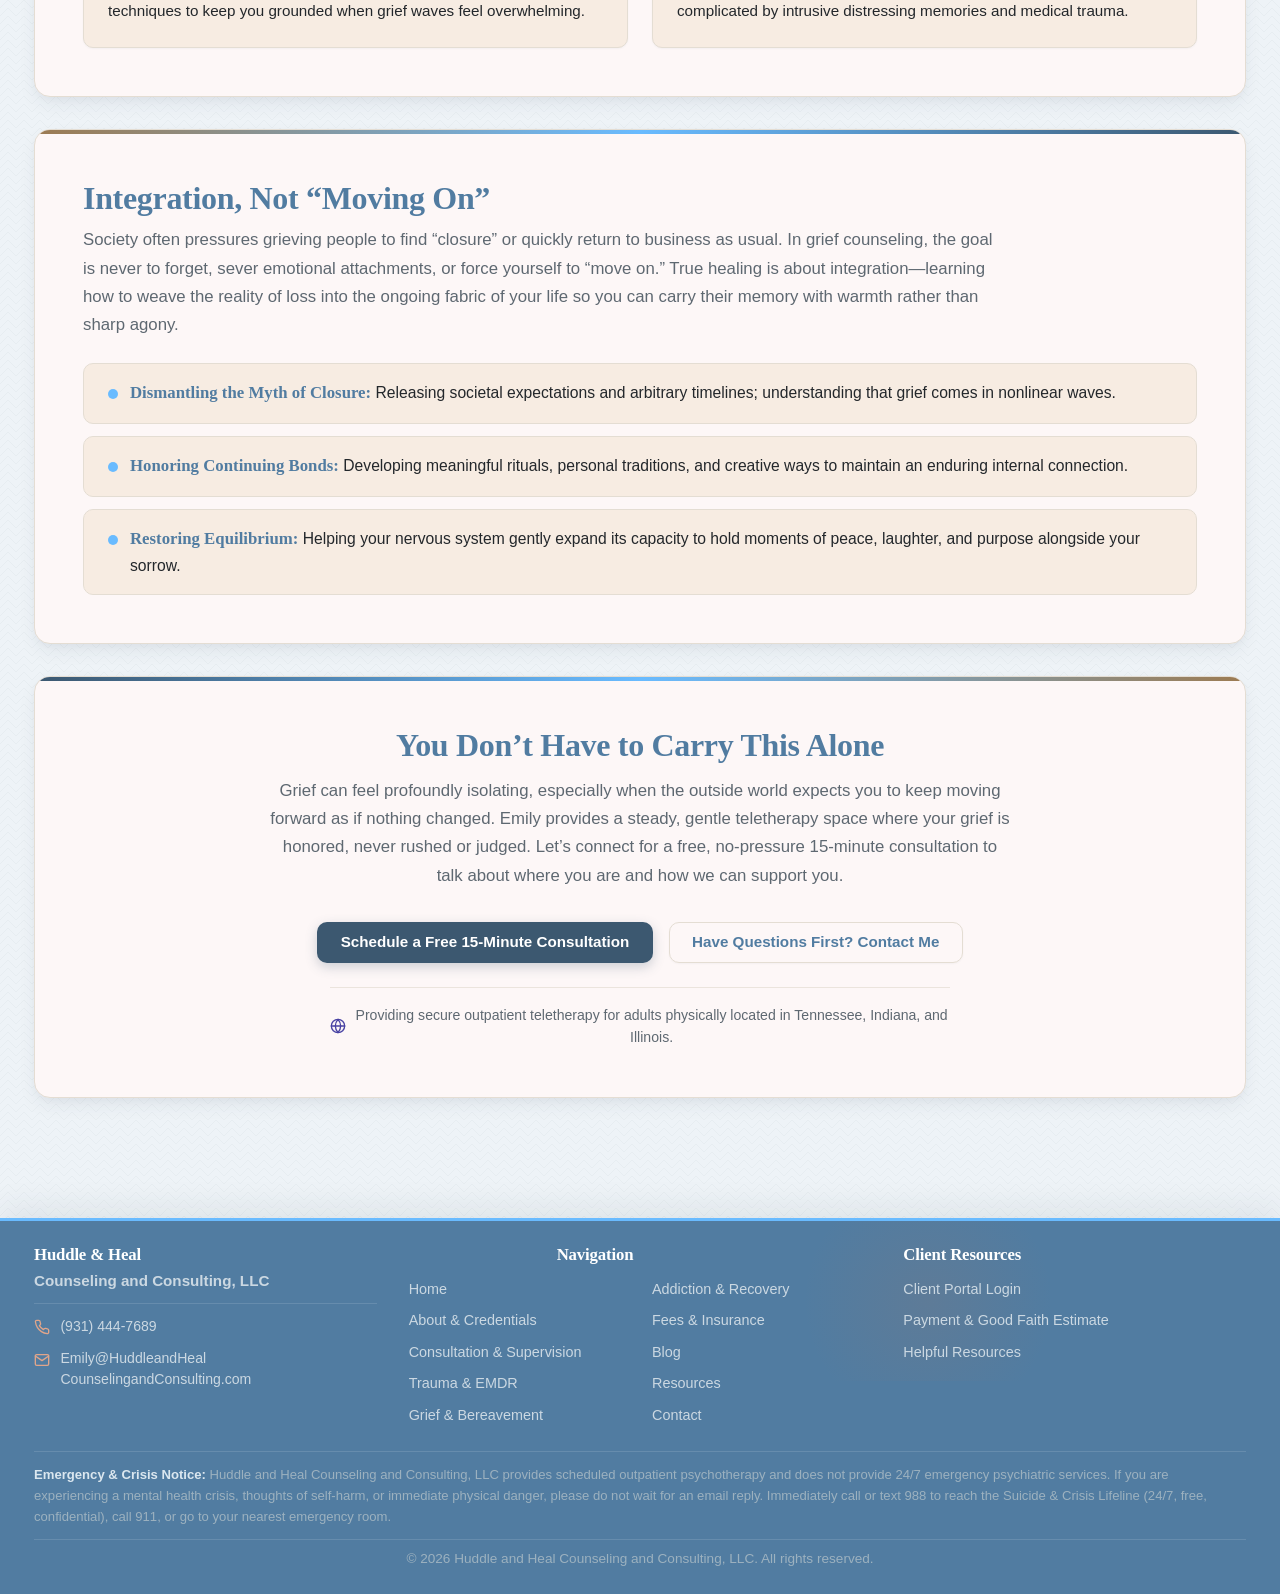
<file: grief-loss.html>
<!DOCTYPE html>
<html lang="en">

<head>
  <meta charset="UTF-8">
  <meta name="viewport" content="width=device-width, initial-scale=1.0">
  <meta name="description"
    content="Grief and bereavement counseling services at Huddle and Heal Counseling and Consulting, LLC.">
  <title>Grief &amp; Bereavement Counseling | Huddle and Heal Counseling and Consulting, LLC</title>
  <link rel="stylesheet" href="css/styles.css">
</head>

<body>
  <!-- Skip link for keyboard accessibility -->
  <a href="#main-content" class="skip-link">Skip to main content</a>

  <!-- Global Site Header -->
  <header class="site-header">
    <div class="container header-inner">
      <a href="index.html" class="brand-link" aria-label="Huddle and Heal Counseling and Consulting - Home">
        <img src="assets/logo_sm.png" alt="Huddle &amp; Heal Logo" class="brand-logo" width="48" height="48">
        <div class="brand-text">
          <span class="brand-name">Huddle &amp; Heal</span>
          <span class="brand-subtitle">Counseling &amp; Consulting, LLC</span>
        </div>
      </a>

      <button id="nav-toggle" class="nav-toggle" aria-expanded="false" aria-controls="primary-nav"
        aria-label="Toggle navigation menu">
        <span aria-hidden="true">&#9776;</span> Menu
      </button>

      <nav aria-label="Primary Navigation">
        <ul id="primary-nav" class="nav-menu">
          <li><a href="index.html" class="nav-link">Home</a></li>
          <li><a href="about.html" class="nav-link">About</a></li>
          <li class="nav-item-dropdown">
            <button class="nav-link dropdown-toggle active" aria-expanded="false" aria-haspopup="true">
              Services <span class="dropdown-chevron" aria-hidden="true">&#9662;</span>
            </button>
            <ul class="dropdown-menu" aria-label="Services Submenu">
              <li><a href="trauma-emdr.html" class="dropdown-link">Trauma &amp; EMDR</a></li>
              <li><a href="grief-loss.html" class="dropdown-link active" aria-current="page">Grief &amp; Loss</a></li>
              <li><a href="addiction-recovery.html" class="dropdown-link">Addiction Recovery</a></li>
              <li><span class="dropdown-link is-disabled" aria-disabled="true">EMDR Intensives <span class="badge-soon">(coming soon)</span></span></li>
            </ul>
          </li>
          <li><a href="consultation.html" class="nav-link">Consultation &amp; <br> Supervision</a></li>
          <li><a href="fees.html" class="nav-link">Fees &amp; Insurance</a></li>
          <li><a href="blog.html" class="nav-link">Blog</a></li>
          <li><a href="resources.html" class="nav-link">Resources</a></li>
          <li><a href="contact.html" class="nav-link">Contact</a></li>
          <li class="nav-item-dropdown cta-dropdown">
            <button class="nav-link nav-cta cta-dropdown-toggle" aria-expanded="false" aria-haspopup="true">
              <span>Schedule</span>
              <span class="dropdown-chevron cta-chevron" aria-hidden="true">&#9662;</span>
            </button>
            <ul class="dropdown-menu cta-dropdown-menu" aria-label="Scheduling Options">
              <li><a href="https://huddleandhealcounselingandconsulting.sessionshealth.com/" class="dropdown-link" target="_blank" rel="noopener noreferrer">Schedule a Session</a></li>
              <li><a href="https://huddleandhealcounselingandconsulting.sessionshealth.com/" class="dropdown-link" target="_blank" rel="noopener noreferrer">Schedule a Consultation</a></li>
            </ul>
          </li>
        </ul>
      </nav>
    </div>
  </header>

  <!-- Main Content Area -->
  <main id="main-content" class="site-main">
    <div class="container">

      <!-- =================================================================
           Section 1: Page Header & Supportive Introduction
           ================================================================= -->
      <section class="grief-hero-section" aria-labelledby="grief-hero-title">
        <div class="grief-hero-card">
          <h1 id="grief-hero-title" class="grief-title">Grief &amp; Bereavement Counseling</h1>
          <p class="grief-subtitle">Honoring your loss, untangling painful emotions, and finding steady ground at your own pace.</p>
          <p class="grief-lead">
            Grief is not a clinical disorder to be cured, nor is it a rigid checklist of five neat stages. It is the natural, profound response of the mind and body to losing someone or something vital to your world. As a Certified Advanced Grief Counseling Specialist (CAGCS), Emily provides a warm, grounded sanctuary where you do not have to put on a brave face, rush your timeline, or carry the weight of heartache alone.
          </p>
        </div>
      </section>

      <!-- =================================================================
           Section 2: The Many Faces of Grief & Loss
           ================================================================= -->
      <section class="grief-types-section" aria-labelledby="grief-types-title">
        <div class="grief-types-card">
          <h2 id="grief-types-title" class="grief-heading">The Many Faces of Grief &amp; Loss</h2>
          <p class="grief-lead-text">
            Loss shapes our lives in diverse, deeply personal ways. Emily works collaboratively with adults navigating:
          </p>

          <ul class="grief-types-list">
            <li class="grief-type-item">
              <span class="grief-type-bullet" aria-hidden="true"></span>
              <div class="grief-type-content">
                <strong>Bereavement &amp; Death of a Loved One:</strong> Processing the profound absence of a partner, parent, child, sibling, or close friend&mdash;whether sudden, traumatic, or following a prolonged illness.
              </div>
            </li>
            <li class="grief-type-item">
              <span class="grief-type-bullet" aria-hidden="true"></span>
              <div class="grief-type-content">
                <strong>Anticipatory Grief:</strong> The quiet, exhausting weight experienced while caring for someone with a degenerative condition or terminal diagnosis.
              </div>
            </li>
            <li class="grief-type-item">
              <span class="grief-type-bullet" aria-hidden="true"></span>
              <div class="grief-type-content">
                <strong>Ambiguous &amp; Non-Death Loss:</strong> Grieving significant life changes that don't involve death, including divorce, chronic illness, estranged family bonds, infertility, or career loss.
              </div>
            </li>
            <li class="grief-type-item">
              <span class="grief-type-bullet" aria-hidden="true"></span>
              <div class="grief-type-content">
                <strong>Pet Loss &amp; Disenfranchised Grief:</strong> Honoring significant losses that society often minimizes, invalidates, or expects you to get over quickly.
              </div>
            </li>
            <li class="grief-type-item">
              <span class="grief-type-bullet" aria-hidden="true"></span>
              <div class="grief-type-content">
                <strong>Complex &amp; Traumatic Bereavement:</strong> When grief is compounded by trauma, sudden tragedy, guilt, or unresolved conflict that complicates natural processing.
              </div>
            </li>
          </ul>
        </div>
      </section>

      <!-- =================================================================
           Section 3: Therapeutic Approach to Grief
           ================================================================= -->
      <section class="grief-approach-section" aria-labelledby="grief-approach-title">
        <div class="grief-approach-card">
          <h2 id="grief-approach-title" class="grief-heading">A Companioning Approach: Walking Alongside Your Grief</h2>
          <p class="grief-lead-text">
            You cannot &ldquo;fix&rdquo; grief because grief is not broken. Rather than treating bereavement as an illness to cure or an obstacle to get past, Emily practices a collaborative companioning framework. We create a spacious, patient container where all feelings&mdash;anger, sorrow, numbness, relief, guilt, and confusion&mdash;are welcomed and validated without judgment.
          </p>

          <div class="grief-modalities-grid">
            <!-- Modality 1: The Companioning Philosophy -->
            <div class="grief-modality-item">
              <div class="grief-modality-header">
                <span class="grief-modality-icon" aria-hidden="true">
                  <svg width="20" height="20" viewBox="0 0 24 24" fill="none" stroke="currentColor" stroke-width="2" stroke-linecap="round" stroke-linejoin="round">
                    <circle cx="12" cy="12" r="10"/>
                    <polygon points="16.24 7.76 14.12 14.12 7.76 16.24 9.88 9.88 16.24 7.76"/>
                  </svg>
                </span>
                <h3 class="grief-modality-title">The Companioning Philosophy</h3>
              </div>
              <p class="grief-modality-desc">
                Walking alongside you into the wilderness of loss rather than directing where you should go, respecting your unique intuitive timeline.
              </p>
            </div>

            <!-- Modality 2: Meaning Reconstruction & Narrative Therapy -->
            <div class="grief-modality-item">
              <div class="grief-modality-header">
                <span class="grief-modality-icon" aria-hidden="true">
                  <svg width="20" height="20" viewBox="0 0 24 24" fill="none" stroke="currentColor" stroke-width="2" stroke-linecap="round" stroke-linejoin="round">
                    <path d="M2 3h6a4 4 0 0 1 4 4v14a3 3 0 0 0-3-3H2z"/>
                    <path d="M22 3h-6a4 4 0 0 0-4 4v14a3 3 0 0 1 3-3h7z"/>
                  </svg>
                </span>
                <h3 class="grief-modality-title">Meaning Reconstruction &amp; Narrative Therapy</h3>
              </div>
              <p class="grief-modality-desc">
                Giving voice to unspoken stories, working through difficult &ldquo;what-ifs,&rdquo; and exploring how your bond with what was lost transforms over time.
              </p>
            </div>

            <!-- Modality 3: Somatic Resourcing & ACT -->
            <div class="grief-modality-item">
              <div class="grief-modality-header">
                <span class="grief-modality-icon" aria-hidden="true">
                  <svg width="20" height="20" viewBox="0 0 24 24" fill="none" stroke="currentColor" stroke-width="2" stroke-linecap="round" stroke-linejoin="round">
                    <path d="M20.84 4.61a5.5 5.5 0 0 0-7.78 0L12 5.67l-1.06-1.06a5.5 5.5 0 0 0-7.78 7.78l1.06 1.06L12 21.23l7.78-7.78 1.06-1.06a5.5 5.5 0 0 0 0-7.78z"/>
                  </svg>
                </span>
                <h3 class="grief-modality-title">Somatic Resourcing &amp; ACT</h3>
              </div>
              <p class="grief-modality-desc">
                Cultivating self-compassion and gentle nervous system regulation techniques to keep you grounded when grief waves feel overwhelming.
              </p>
            </div>

            <!-- Modality 4: EMDR for Traumatic Loss -->
            <div class="grief-modality-item">
              <div class="grief-modality-header">
                <span class="grief-modality-icon" aria-hidden="true">
                  <svg width="20" height="20" viewBox="0 0 24 24" fill="none" stroke="currentColor" stroke-width="2" stroke-linecap="round" stroke-linejoin="round">
                    <circle cx="12" cy="12" r="3"/>
                    <path d="M1 12s4-8 11-8 11 8 11 8-4 8-11 8-11-8-11-8z"/>
                  </svg>
                </span>
                <h3 class="grief-modality-title">EMDR for Traumatic Loss</h3>
              </div>
              <p class="grief-modality-desc">
                Utilizing targeted EMDR protocols when loss is sudden, violent, or complicated by intrusive distressing memories and medical trauma.
              </p>
            </div>
          </div>
        </div>
      </section>

      <!-- =================================================================
           Section 4: Finding a Way Forward
           ================================================================= -->
      <section class="grief-forward-section" aria-labelledby="grief-forward-title">
        <div class="grief-forward-card">
          <h2 id="grief-forward-title" class="grief-heading">Integration, Not &ldquo;Moving On&rdquo;</h2>
          <p class="grief-lead-text">
            Society often pressures grieving people to find &ldquo;closure&rdquo; or quickly return to business as usual. In grief counseling, the goal is never to forget, sever emotional attachments, or force yourself to &ldquo;move on.&rdquo; True healing is about integration&mdash;learning how to weave the reality of loss into the ongoing fabric of your life so you can carry their memory with warmth rather than sharp agony.
          </p>

          <ul class="grief-themes-list">
            <li class="grief-theme-item">
              <span class="grief-theme-bullet" aria-hidden="true"></span>
              <div class="grief-theme-content">
                <strong>Dismantling the Myth of Closure:</strong> Releasing societal expectations and arbitrary timelines; understanding that grief comes in nonlinear waves.
              </div>
            </li>
            <li class="grief-theme-item">
              <span class="grief-theme-bullet" aria-hidden="true"></span>
              <div class="grief-theme-content">
                <strong>Honoring Continuing Bonds:</strong> Developing meaningful rituals, personal traditions, and creative ways to maintain an enduring internal connection.
              </div>
            </li>
            <li class="grief-theme-item">
              <span class="grief-theme-bullet" aria-hidden="true"></span>
              <div class="grief-theme-content">
                <strong>Restoring Equilibrium:</strong> Helping your nervous system gently expand its capacity to hold moments of peace, laughter, and purpose alongside your sorrow.
              </div>
            </li>
          </ul>
        </div>
      </section>

      <!-- =================================================================
           Section 5: Call to Action / Consultation Booking
           ================================================================= -->
      <section class="grief-cta-section" aria-labelledby="grief-cta-title">
        <div class="grief-cta-card">
          <h2 id="grief-cta-title" class="grief-cta-heading">You Don&rsquo;t Have to Carry This Alone</h2>
          <p class="grief-cta-text">
            Grief can feel profoundly isolating, especially when the outside world expects you to keep moving forward as if nothing changed. Emily provides a steady, gentle teletherapy space where your grief is honored, never rushed or judged. Let&rsquo;s connect for a free, no-pressure 15-minute consultation to talk about where you are and how we can support you.
          </p>
          <div class="grief-cta-buttons">
            <a href="https://huddleandhealcounselingandconsulting.sessionshealth.com/" target="_blank"
              rel="noopener noreferrer" class="btn btn-primary">Schedule a Free 15-Minute Consultation</a>
            <a href="contact.html" class="btn btn-outline">Have Questions First? Contact Me</a>
          </div>
          <p class="grief-cta-disclaimer">
            <svg class="disclaimer-icon" width="16" height="16" viewBox="0 0 24 24" fill="none"
              stroke="currentColor" stroke-width="2" stroke-linecap="round" stroke-linejoin="round" aria-hidden="true">
              <circle cx="12" cy="12" r="10"></circle>
              <line x1="2" y1="12" x2="22" y2="12"></line>
              <path d="M12 2a15.3 15.3 0 0 1 4 10 15.3 15.3 0 0 1-4 10 15.3 15.3 0 0 1-4-10 15.3 15.3 0 0 1 4-10z"></path>
            </svg>
            Providing secure outpatient teletherapy for adults physically located in Tennessee, Indiana, and Illinois.
          </p>
        </div>
      </section>

    </div>
  </main>

  <!-- Global Site Footer -->
  <footer class="site-footer">
    <div class="container">
      <div class="footer-grid">
        <!-- Practice Info & Contact Column -->
        <div class="footer-practice-info">
          <h2 class="footer-heading">Huddle &amp; Heal</h2>
          <p class="footer-practice-subhead">Counseling and Consulting, LLC</p>
          <address class="footer-contact">
            <p class="footer-contact-item footer-phone">
              <svg class="footer-contact-icon" width="16" height="16" viewBox="0 0 24 24" fill="none"
                stroke="currentColor" stroke-width="2" stroke-linecap="round" stroke-linejoin="round"
                aria-hidden="true">
                <path
                  d="M22 16.92v3a2 2 0 0 1-2.18 2 19.79 19.79 0 0 1-8.63-3.07 19.5 19.5 0 0 1-6-6 19.79 19.79 0 0 1-3.07-8.67A2 2 0 0 1 4.11 2h3a2 2 0 0 1 2 1.72 12.84 12.84 0 0 0 .7 2.81 2 2 0 0 1-.45 2.11L8.09 9.91a16 16 0 0 0 6 6l1.27-1.27a2 2 0 0 1 2.11-.45 12.84 12.84 0 0 0 2.81.7A2 2 0 0 1 22 16.92z">
                </path>
              </svg>
              <a href="tel:19314447689" class="footer-contact-link">(931) 444-7689</a>
            </p>
            <p class="footer-contact-item footer-email">
              <svg class="footer-contact-icon" width="16" height="16" viewBox="0 0 24 24" fill="none"
                stroke="currentColor" stroke-width="2" stroke-linecap="round" stroke-linejoin="round"
                aria-hidden="true">
                <path d="M4 4h16c1.1 0 2 .9 2 2v12c0 1.1-.9 2-2 2H4c-1.1 0-2-.9-2-2V6c0-1.1.9-2 2-2z"></path>
                <polyline points="22,6 12,13 2,6"></polyline>
              </svg>
              <a href="mailto:emily@huddleandhealcounselingandconsulting.com"
                class="footer-contact-link">Emily@HuddleandHeal<wbr>CounselingandConsulting.com</a>
            </p>
          </address>
        </div>

        <!-- Navigation Links Column (2 Columns) -->
        <div class="footer-nav-col">
          <h2 class="footer-heading">Navigation</h2>
          <div class="footer-nav-grid">
            <ul class="footer-links">
              <li><a href="index.html">Home</a></li>
              <li><a href="about.html">About &amp; Credentials</a></li>
              <li><a href="consultation.html">Consultation &amp; Supervision</a></li>
              <li><a href="trauma-emdr.html">Trauma &amp; EMDR</a></li>
              <li><a href="grief-loss.html">Grief &amp; Bereavement</a></li>
            </ul>
            <ul class="footer-links">
              <li><a href="addiction-recovery.html">Addiction &amp; Recovery</a></li>
              <li><a href="fees.html">Fees &amp; Insurance</a></li>
              <li><a href="blog.html">Blog</a></li>
              <li><a href="resources.html">Resources</a></li>
              <li><a href="contact.html">Contact</a></li>
            </ul>
          </div>
        </div>

        <!-- Client Resources Column -->
        <div>
          <h2 class="footer-heading">Client Resources</h2>
          <ul class="footer-links">
            <li><a href="https://huddleandhealcounselingandconsulting.sessionshealth.com/" target="_blank" rel="noopener noreferrer">Client Portal Login</a></li>
            <li><a href="fees.html">Payment &amp; Good Faith Estimate</a></li>
            <li><a href="resources.html">Helpful Resources</a></li>
          </ul>
        </div>
      </div>

      <!-- Dedicated Full-Width Crisis & Emergency Notice -->
      <div class="footer-crisis">
        <p><strong>Emergency &amp; Crisis Notice:</strong> Huddle and Heal Counseling and Consulting, LLC provides scheduled outpatient psychotherapy and does not provide 24/7 emergency psychiatric services. If you are experiencing a mental health crisis, thoughts of self-harm, or immediate physical danger, please do not wait for an email reply. Immediately call or text 988 to reach the Suicide &amp; Crisis Lifeline (24/7, free, confidential), call 911, or go to your nearest emergency room.</p>
      </div>

      <div class="footer-bottom">
        <p>&copy; <span id="current-year">2026</span> Huddle and Heal Counseling and Consulting, LLC. All rights
          reserved.</p>
      </div>
    </div>
  </footer>

  <script src="js/main.js"></script>
</body>

</html>
</file>
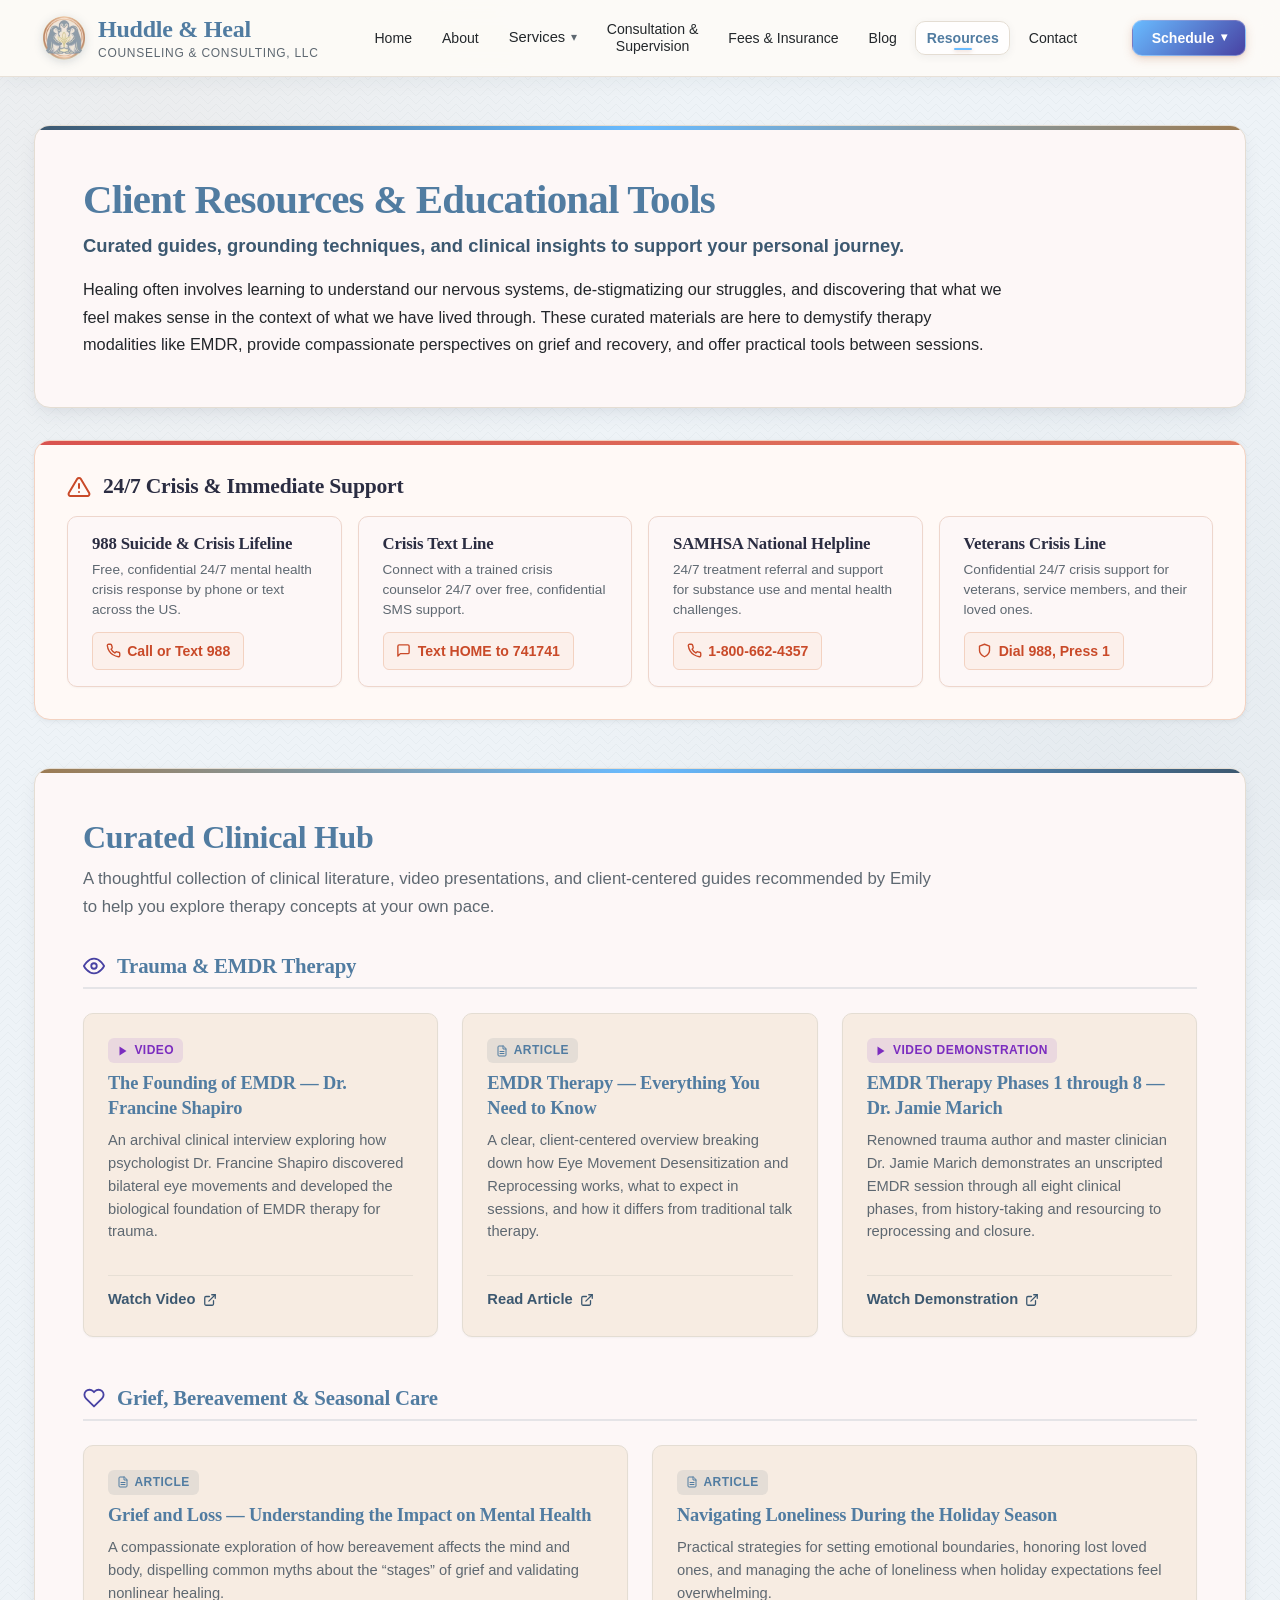
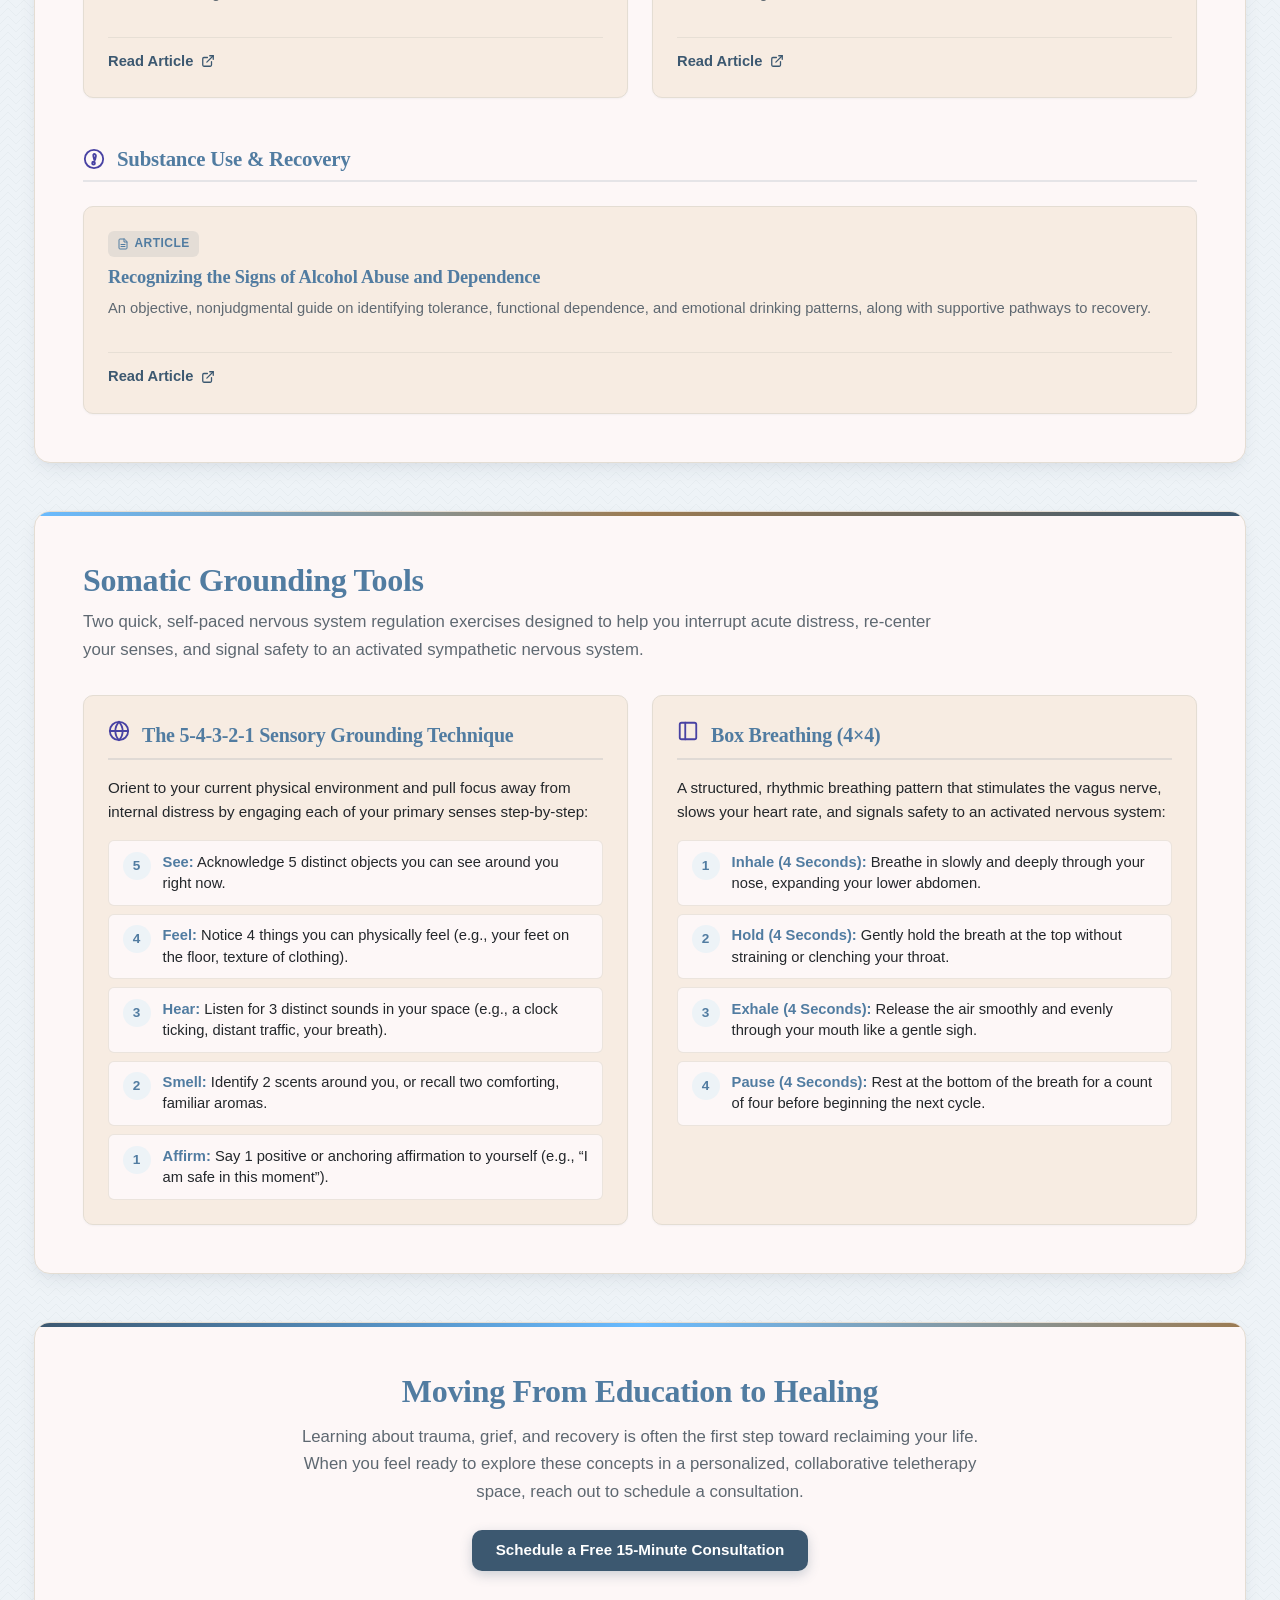
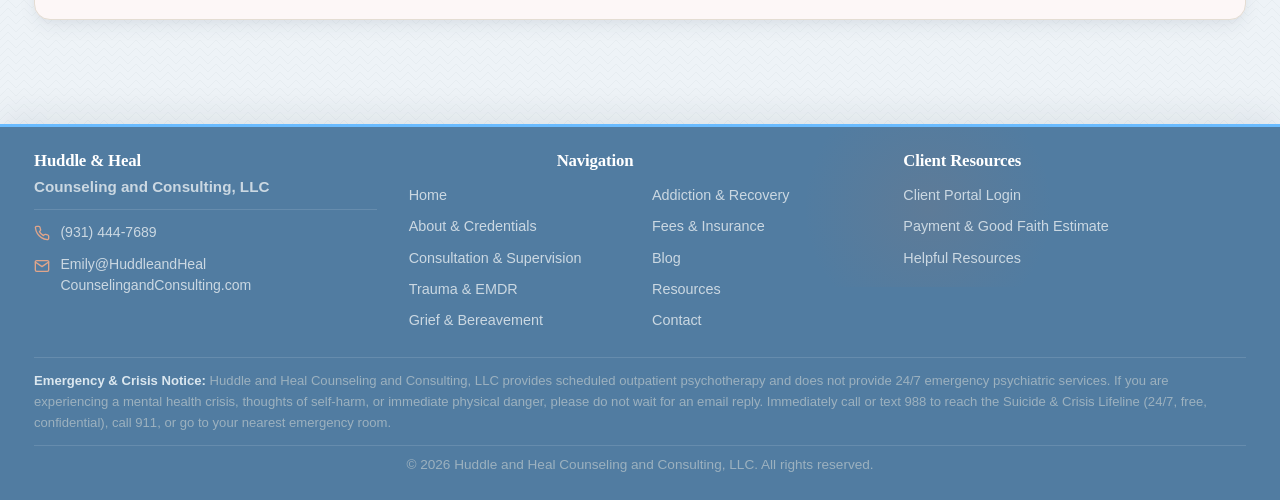
<file: resources.html>
<!DOCTYPE html>
<html lang="en">

<head>
  <meta charset="UTF-8">
  <meta name="viewport" content="width=device-width, initial-scale=1.0">
  <meta name="description"
    content="Helpful mental health resources, crisis support contacts, recommended reading, and grounding tools from Huddle and Heal Counseling and Consulting, LLC.">
  <title>Resources &amp; Tools | Huddle and Heal Counseling and Consulting, LLC</title>
  <link rel="stylesheet" href="css/styles.css">
</head>

<body>
  <!-- Skip link for keyboard accessibility -->
  <a href="#main-content" class="skip-link">Skip to main content</a>

  <!-- Global Site Header -->
  <header class="site-header">
    <div class="container header-inner">
      <a href="index.html" class="brand-link" aria-label="Huddle and Heal Counseling and Consulting - Home">
        <img src="assets/logo_sm.png" alt="Huddle &amp; Heal Logo" class="brand-logo" width="48" height="48">
        <div class="brand-text">
          <span class="brand-name">Huddle &amp; Heal</span>
          <span class="brand-subtitle">Counseling &amp; Consulting, LLC</span>
        </div>
      </a>

      <button id="nav-toggle" class="nav-toggle" aria-expanded="false" aria-controls="primary-nav"
        aria-label="Toggle navigation menu">
        <span aria-hidden="true">&#9776;</span> Menu
      </button>

      <nav aria-label="Primary Navigation">
        <ul id="primary-nav" class="nav-menu">
          <li><a href="index.html" class="nav-link">Home</a></li>
          <li><a href="about.html" class="nav-link">About</a></li>
          <li class="nav-item-dropdown">
            <button class="nav-link dropdown-toggle" aria-expanded="false" aria-haspopup="true">
              Services <span class="dropdown-chevron" aria-hidden="true">&#9662;</span>
            </button>
            <ul class="dropdown-menu" aria-label="Services Submenu">
              <li><a href="trauma-emdr.html" class="dropdown-link">Trauma &amp; EMDR</a></li>
              <li><a href="grief-loss.html" class="dropdown-link">Grief &amp; Loss</a></li>
              <li><a href="addiction-recovery.html" class="dropdown-link">Addiction Recovery</a></li>
              <li><span class="dropdown-link is-disabled" aria-disabled="true">EMDR Intensives <span
                    class="badge-soon">(coming soon)</span></span></li>
            </ul>
          </li>
          <li><a href="consultation.html" class="nav-link">Consultation &amp; <br> Supervision</a></li>
          <li><a href="fees.html" class="nav-link">Fees &amp; Insurance</a></li>
          <li><a href="blog.html" class="nav-link">Blog</a></li>
          <li><a href="resources.html" class="nav-link active" aria-current="page">Resources</a></li>
          <li><a href="contact.html" class="nav-link">Contact</a></li>
          <li class="nav-item-dropdown cta-dropdown">
            <button class="nav-link nav-cta cta-dropdown-toggle" aria-expanded="false" aria-haspopup="true">
              <span>Schedule</span>
              <span class="dropdown-chevron cta-chevron" aria-hidden="true">&#9662;</span>
            </button>
            <ul class="dropdown-menu cta-dropdown-menu" aria-label="Scheduling Options">
              <li><a href="https://huddleandhealcounselingandconsulting.sessionshealth.com/" class="dropdown-link" target="_blank" rel="noopener noreferrer">Schedule a Session</a></li>
              <li><a href="https://huddleandhealcounselingandconsulting.sessionshealth.com/" class="dropdown-link" target="_blank" rel="noopener noreferrer">Schedule a Consultation</a></li>
            </ul>
          </li>
        </ul>
      </nav>
    </div>
  </header>

  <!-- Main Content Area -->
  <main id="main-content" class="site-main">
    <div class="container">

      <!-- =================================================================
           Section 1: Page Header & Intro
           ================================================================= -->
      <section class="resources-hero-section" aria-labelledby="resources-hero-title">
        <div class="resources-hero-card">
          <h1 id="resources-hero-title" class="resources-title">Client Resources &amp; Educational Tools</h1>
          <p class="resources-subtitle">Curated guides, grounding techniques, and clinical insights to support your
            personal journey.</p>
          <p class="resources-lead">
            Healing often involves learning to understand our nervous systems, de-stigmatizing our struggles, and
            discovering that what we feel makes sense in the context of what we have lived through. These curated
            materials are here to demystify therapy modalities like EMDR, provide compassionate perspectives on grief
            and recovery, and offer practical tools between sessions.
          </p>
        </div>
      </section>

      <!-- =================================================================
           Section 2: 24/7 Crisis & Immediate Support
           ================================================================= -->
      <section class="crisis-support-section" aria-labelledby="crisis-support-title">
        <div class="crisis-support-card">
          <div class="crisis-support-header">
            <span class="crisis-support-icon" aria-hidden="true">
              <svg width="24" height="24" viewBox="0 0 24 24" fill="none" stroke="currentColor" stroke-width="2"
                stroke-linecap="round" stroke-linejoin="round">
                <path d="M10.29 3.86L1.82 18a2 2 0 0 0 1.71 3h16.94a2 2 0 0 0 1.71-3L13.71 3.86a2 2 0 0 0-3.42 0z" />
                <line x1="12" y1="9" x2="12" y2="13" />
                <line x1="12" y1="17" x2="12.01" y2="17" />
              </svg>
            </span>
            <h2 id="crisis-support-title" class="crisis-support-title">24/7 Crisis &amp; Immediate Support</h2>
          </div>
          <div class="crisis-grid">
            <div class="crisis-item">
              <div>
                <h3 class="crisis-item-name">988 Suicide &amp; Crisis Lifeline</h3>
                <p class="crisis-item-desc">Free, confidential 24/7 mental health crisis response by phone or text
                  across the US.</p>
              </div>
              <a href="tel:988" class="crisis-action-btn" aria-label="Call or text 988 Suicide and Crisis Lifeline">
                <svg width="15" height="15" viewBox="0 0 24 24" fill="none" stroke="currentColor" stroke-width="2.2"
                  stroke-linecap="round" stroke-linejoin="round" aria-hidden="true">
                  <path
                    d="M22 16.92v3a2 2 0 0 1-2.18 2 19.79 19.79 0 0 1-8.63-3.07 19.5 19.5 0 0 1-6-6 19.79 19.79 0 0 1-3.07-8.67A2 2 0 0 1 4.11 2h3a2 2 0 0 1 2 1.72 12.84 12.84 0 0 0 .7 2.81 2 2 0 0 1-.45 2.11L8.09 9.91a16 16 0 0 0 6 6l1.27-1.27a2 2 0 0 1 2.11-.45 12.84 12.84 0 0 0 2.81.7A2 2 0 0 1 22 16.92z" />
                </svg>
                Call or Text 988
              </a>
            </div>

            <div class="crisis-item">
              <div>
                <h3 class="crisis-item-name">Crisis Text Line</h3>
                <p class="crisis-item-desc">Connect with a trained crisis counselor 24/7 over free, confidential SMS
                  support.</p>
              </div>
              <a href="sms:741741?&body=HOME" class="crisis-action-btn"
                aria-label="Text HOME to 741741 Crisis Text Line">
                <svg width="15" height="15" viewBox="0 0 24 24" fill="none" stroke="currentColor" stroke-width="2.2"
                  stroke-linecap="round" stroke-linejoin="round" aria-hidden="true">
                  <path d="M21 15a2 2 0 0 1-2 2H7l-4 4V5a2 2 0 0 1 2-2h14a2 2 0 0 1 2 2z" />
                </svg>
                Text HOME to 741741
              </a>
            </div>

            <div class="crisis-item">
              <div>
                <h3 class="crisis-item-name">SAMHSA National Helpline</h3>
                <p class="crisis-item-desc">24/7 treatment referral and support for substance use and mental health
                  challenges.</p>
              </div>
              <a href="tel:18006624357" class="crisis-action-btn"
                aria-label="Call SAMHSA National Helpline at 1-800-662-4357">
                <svg width="15" height="15" viewBox="0 0 24 24" fill="none" stroke="currentColor" stroke-width="2.2"
                  stroke-linecap="round" stroke-linejoin="round" aria-hidden="true">
                  <path
                    d="M22 16.92v3a2 2 0 0 1-2.18 2 19.79 19.79 0 0 1-8.63-3.07 19.5 19.5 0 0 1-6-6 19.79 19.79 0 0 1-3.07-8.67A2 2 0 0 1 4.11 2h3a2 2 0 0 1 2 1.72 12.84 12.84 0 0 0 .7 2.81 2 2 0 0 1-.45 2.11L8.09 9.91a16 16 0 0 0 6 6l1.27-1.27a2 2 0 0 1 2.11-.45 12.84 12.84 0 0 0 2.81.7A2 2 0 0 1 22 16.92z" />
                </svg>
                1-800-662-4357
              </a>
            </div>

            <div class="crisis-item">
              <div>
                <h3 class="crisis-item-name">Veterans Crisis Line</h3>
                <p class="crisis-item-desc">Confidential 24/7 crisis support for veterans, service members, and their
                  loved ones.</p>
              </div>
              <a href="tel:988" class="crisis-action-btn"
                aria-label="Dial 988 then press 1 or text 838255 for Veterans Crisis Line">
                <svg width="15" height="15" viewBox="0 0 24 24" fill="none" stroke="currentColor" stroke-width="2.2"
                  stroke-linecap="round" stroke-linejoin="round" aria-hidden="true">
                  <path d="M12 22s8-4 8-10V5l-8-3-8 3v7c0 6 8 10 8 10z" />
                </svg>
                Dial 988, Press 1
              </a>
            </div>
          </div>
        </div>
      </section>

      <!-- =================================================================
           Section 3: Curated Clinical Hub (Emily's Recommended Materials)
           ================================================================= -->
      <section class="clinical-hub-section" aria-labelledby="clinical-hub-title">
        <div class="clinical-hub-card">
          <h2 id="clinical-hub-title" class="clinical-hub-heading">Curated Clinical Hub</h2>
          <p class="clinical-hub-intro">
            A thoughtful collection of clinical literature, video presentations, and client-centered guides recommended
            by Emily to help you explore therapy concepts at your own pace.
          </p>

          <!-- Pillar 1: Trauma & EMDR Therapy -->
          <div class="pillar-block">
            <div class="pillar-header">
              <span class="pillar-icon" aria-hidden="true">
                <svg width="22" height="22" viewBox="0 0 24 24" fill="none" stroke="currentColor" stroke-width="2"
                  stroke-linecap="round" stroke-linejoin="round">
                  <path d="M1 12s4-8 11-8 11 8 11 8-4 8-11 8-11-8-11-8z" />
                  <circle cx="12" cy="12" r="3" />
                </svg>
              </span>
              <h3 class="pillar-title">Trauma &amp; EMDR Therapy</h3>
            </div>
            <div class="resource-cards-grid">
              <article class="resource-item-card">
                <div class="resource-item-top">
                  <span class="resource-badge badge-video">
                    <svg width="12" height="12" viewBox="0 0 24 24" fill="currentColor" aria-hidden="true">
                      <polygon points="5 3 19 12 5 21 5 3" />
                    </svg>
                    Video
                  </span>
                  <h4 class="resource-item-title">The Founding of EMDR &mdash; Dr. Francine Shapiro</h4>
                  <p class="resource-item-desc">An archival clinical interview exploring how psychologist Dr. Francine
                    Shapiro discovered bilateral eye movements and developed the biological foundation of EMDR therapy
                    for trauma.</p>
                </div>
                <a href="https://www.youtube.com/watch?v=IigQZKLXIck" target="_blank" rel="noopener noreferrer"
                  class="resource-link">
                  <span>Watch Video</span>
                  <svg width="14" height="14" viewBox="0 0 24 24" fill="none" stroke="currentColor" stroke-width="2.2"
                    stroke-linecap="round" stroke-linejoin="round" aria-hidden="true">
                    <path d="M18 13v6a2 2 0 0 1-2 2H5a2 2 0 0 1-2-2V8a2 2 0 0 1 2-2h6" />
                    <polyline points="15 3 21 3 21 9" />
                    <line x1="10" y1="14" x2="21" y2="3" />
                  </svg>
                </a>
              </article>

              <article class="resource-item-card">
                <div class="resource-item-top">
                  <span class="resource-badge">
                    <svg width="12" height="12" viewBox="0 0 24 24" fill="none" stroke="currentColor" stroke-width="2"
                      stroke-linecap="round" stroke-linejoin="round" aria-hidden="true">
                      <path d="M14 2H6a2 2 0 0 0-2 2v16a2 2 0 0 0 2 2h12a2 2 0 0 0 2-2V8z" />
                      <polyline points="14 2 14 8 20 8" />
                      <line x1="16" y1="13" x2="8" y2="13" />
                      <line x1="16" y1="17" x2="8" y2="17" />
                    </svg>
                    Article
                  </span>
                  <h4 class="resource-item-title">EMDR Therapy &mdash; Everything You Need to Know</h4>
                  <p class="resource-item-desc">A clear, client-centered overview breaking down how Eye Movement
                    Desensitization and Reprocessing works, what to expect in sessions, and how it differs from
                    traditional talk therapy.</p>
                </div>
                <a href="https://www.claritychi.com/blog/emdr-therapy-everything-you-need-to-know" target="_blank"
                  rel="noopener noreferrer" class="resource-link">
                  <span>Read Article</span>
                  <svg width="14" height="14" viewBox="0 0 24 24" fill="none" stroke="currentColor" stroke-width="2.2"
                    stroke-linecap="round" stroke-linejoin="round" aria-hidden="true">
                    <path d="M18 13v6a2 2 0 0 1-2 2H5a2 2 0 0 1-2-2V8a2 2 0 0 1 2-2h6" />
                    <polyline points="15 3 21 3 21 9" />
                    <line x1="10" y1="14" x2="21" y2="3" />
                  </svg>
                </a>
              </article>

              <article class="resource-item-card">
                <div class="resource-item-top">
                  <span class="resource-badge badge-video">
                    <svg width="12" height="12" viewBox="0 0 24 24" fill="currentColor" aria-hidden="true">
                      <polygon points="5 3 19 12 5 21 5 3" />
                    </svg>
                    Video Demonstration
                  </span>
                  <h4 class="resource-item-title">EMDR Therapy Phases 1 through 8 &mdash; Dr. Jamie Marich</h4>
                  <p class="resource-item-desc">Renowned trauma author and master clinician Dr. Jamie Marich
                    demonstrates an unscripted EMDR session through all eight clinical phases, from history-taking and
                    resourcing to reprocessing and closure.</p>
                </div>
                <a href="https://www.youtube.com/watch?v=L6UvKhLYf7w" target="_blank" rel="noopener noreferrer"
                  class="resource-link">
                  <span>Watch Demonstration</span>
                  <svg width="14" height="14" viewBox="0 0 24 24" fill="none" stroke="currentColor" stroke-width="2.2"
                    stroke-linecap="round" stroke-linejoin="round" aria-hidden="true">
                    <path d="M18 13v6a2 2 0 0 1-2 2H5a2 2 0 0 1-2-2V8a2 2 0 0 1 2-2h6" />
                    <polyline points="15 3 21 3 21 9" />
                    <line x1="10" y1="14" x2="21" y2="3" />
                  </svg>
                </a>
              </article>
            </div>
          </div>

          <!-- Pillar 2: Grief, Bereavement & Seasonal Care -->
          <div class="pillar-block">
            <div class="pillar-header">
              <span class="pillar-icon" aria-hidden="true">
                <svg width="22" height="22" viewBox="0 0 24 24" fill="none" stroke="currentColor" stroke-width="2"
                  stroke-linecap="round" stroke-linejoin="round">
                  <path
                    d="M20.84 4.61a5.5 5.5 0 0 0-7.78 0L12 5.67l-1.06-1.06a5.5 5.5 0 0 0-7.78 7.78l1.06 1.06L12 21.23l7.78-7.78 1.06-1.06a5.5 5.5 0 0 0 0-7.78z" />
                </svg>
              </span>
              <h3 class="pillar-title">Grief, Bereavement &amp; Seasonal Care</h3>
            </div>
            <div class="resource-cards-grid">
              <article class="resource-item-card">
                <div class="resource-item-top">
                  <span class="resource-badge">
                    <svg width="12" height="12" viewBox="0 0 24 24" fill="none" stroke="currentColor" stroke-width="2"
                      stroke-linecap="round" stroke-linejoin="round" aria-hidden="true">
                      <path d="M14 2H6a2 2 0 0 0-2 2v16a2 2 0 0 0 2 2h12a2 2 0 0 0 2-2V8z" />
                      <polyline points="14 2 14 8 20 8" />
                      <line x1="16" y1="13" x2="8" y2="13" />
                      <line x1="16" y1="17" x2="8" y2="17" />
                    </svg>
                    Article
                  </span>
                  <h4 class="resource-item-title">Grief and Loss &mdash; Understanding the Impact on Mental Health</h4>
                  <p class="resource-item-desc">A compassionate exploration of how bereavement affects the mind and
                    body, dispelling common myths about the &ldquo;stages&rdquo; of grief and validating nonlinear
                    healing.</p>
                </div>
                <a href="https://www.claritychi.com/blog/grief-and-loss-understanding-the-impact-on-mental-health"
                  target="_blank" rel="noopener noreferrer" class="resource-link">
                  <span>Read Article</span>
                  <svg width="14" height="14" viewBox="0 0 24 24" fill="none" stroke="currentColor" stroke-width="2.2"
                    stroke-linecap="round" stroke-linejoin="round" aria-hidden="true">
                    <path d="M18 13v6a2 2 0 0 1-2 2H5a2 2 0 0 1-2-2V8a2 2 0 0 1 2-2h6" />
                    <polyline points="15 3 21 3 21 9" />
                    <line x1="10" y1="14" x2="21" y2="3" />
                  </svg>
                </a>
              </article>

              <article class="resource-item-card">
                <div class="resource-item-top">
                  <span class="resource-badge">
                    <svg width="12" height="12" viewBox="0 0 24 24" fill="none" stroke="currentColor" stroke-width="2"
                      stroke-linecap="round" stroke-linejoin="round" aria-hidden="true">
                      <path d="M14 2H6a2 2 0 0 0-2 2v16a2 2 0 0 0 2 2h12a2 2 0 0 0 2-2V8z" />
                      <polyline points="14 2 14 8 20 8" />
                      <line x1="16" y1="13" x2="8" y2="13" />
                      <line x1="16" y1="17" x2="8" y2="17" />
                    </svg>
                    Article
                  </span>
                  <h4 class="resource-item-title">Navigating Loneliness During the Holiday Season</h4>
                  <p class="resource-item-desc">Practical strategies for setting emotional boundaries, honoring lost
                    loved ones, and managing the ache of loneliness when holiday expectations feel overwhelming.</p>
                </div>
                <a href="https://www.claritychi.com/blog/dealing-with-loneliness-during-the-holiday-season"
                  target="_blank" rel="noopener noreferrer" class="resource-link">
                  <span>Read Article</span>
                  <svg width="14" height="14" viewBox="0 0 24 24" fill="none" stroke="currentColor" stroke-width="2.2"
                    stroke-linecap="round" stroke-linejoin="round" aria-hidden="true">
                    <path d="M18 13v6a2 2 0 0 1-2 2H5a2 2 0 0 1-2-2V8a2 2 0 0 1 2-2h6" />
                    <polyline points="15 3 21 3 21 9" />
                    <line x1="10" y1="14" x2="21" y2="3" />
                  </svg>
                </a>
              </article>
            </div>
          </div>

          <!-- Pillar 3: Substance Use & Recovery -->
          <div class="pillar-block">
            <div class="pillar-header">
              <span class="pillar-icon" aria-hidden="true">
                <svg width="22" height="22" viewBox="0 0 24 24" fill="none" stroke="currentColor" stroke-width="2"
                  stroke-linecap="round" stroke-linejoin="round">
                  <path
                    d="M12 2a10 10 0 1 0 10 10A10 10 0 0 0 12 2zm1 14.5a1.5 1.5 0 1 1-3 0 1.5 1.5 0 0 1 3 0zm1.07-7.75l-.9 3.99a.5.5 0 0 1-.98 0l-.9-3.99A2 2 0 0 1 12 6.5a2 2 0 0 1 2.07 2.25z" />
                </svg>
              </span>
              <h3 class="pillar-title">Substance Use &amp; Recovery</h3>
            </div>
            <div class="resource-cards-grid">
              <article class="resource-item-card">
                <div class="resource-item-top">
                  <span class="resource-badge">
                    <svg width="12" height="12" viewBox="0 0 24 24" fill="none" stroke="currentColor" stroke-width="2"
                      stroke-linecap="round" stroke-linejoin="round" aria-hidden="true">
                      <path d="M14 2H6a2 2 0 0 0-2 2v16a2 2 0 0 0 2 2h12a2 2 0 0 0 2-2V8z" />
                      <polyline points="14 2 14 8 20 8" />
                      <line x1="16" y1="13" x2="8" y2="13" />
                      <line x1="16" y1="17" x2="8" y2="17" />
                    </svg>
                    Article
                  </span>
                  <h4 class="resource-item-title">Recognizing the Signs of Alcohol Abuse and Dependence</h4>
                  <p class="resource-item-desc">An objective, nonjudgmental guide on identifying tolerance, functional
                    dependence, and emotional drinking patterns, along with supportive pathways to recovery.</p>
                </div>
                <a href="https://www.claritychi.com/blog/recognizing-the-signs-of-alcohol-abuse-and-dependence"
                  target="_blank" rel="noopener noreferrer" class="resource-link">
                  <span>Read Article</span>
                  <svg width="14" height="14" viewBox="0 0 24 24" fill="none" stroke="currentColor" stroke-width="2.2"
                    stroke-linecap="round" stroke-linejoin="round" aria-hidden="true">
                    <path d="M18 13v6a2 2 0 0 1-2 2H5a2 2 0 0 1-2-2V8a2 2 0 0 1 2-2h6" />
                    <polyline points="15 3 21 3 21 9" />
                    <line x1="10" y1="14" x2="21" y2="3" />
                  </svg>
                </a>
              </article>
            </div>
          </div>
        </div>
      </section>

      <!-- =================================================================
           Section 4: Somatic Grounding Tools
           ================================================================= -->
      <section class="grounding-section" aria-labelledby="grounding-title">
        <div class="grounding-card">
          <h2 id="grounding-title" class="grounding-heading">Somatic Grounding Tools</h2>
          <p class="grounding-intro">
            Two quick, self-paced nervous system regulation exercises designed to help you interrupt acute distress,
            re-center your senses, and signal safety to an activated sympathetic nervous system.
          </p>

          <div class="grounding-grid">
            <!-- Tool 1: 5-4-3-2-1 Sensory Method -->
            <div class="grounding-tool-card">
              <div class="grounding-tool-header">
                <span class="grounding-tool-icon" aria-hidden="true">
                  <svg width="22" height="22" viewBox="0 0 24 24" fill="none" stroke="currentColor" stroke-width="2"
                    stroke-linecap="round" stroke-linejoin="round">
                    <circle cx="12" cy="12" r="10" />
                    <path d="M12 2a14.5 14.5 0 0 0 0 20 14.5 14.5 0 0 0 0-20" />
                    <path d="M2 12h20" />
                  </svg>
                </span>
                <h3 class="grounding-tool-title">The 5-4-3-2-1 Sensory Grounding Technique</h3>
              </div>
              <p class="grounding-tool-desc">
                Orient to your current physical environment and pull focus away from internal distress by engaging each
                of your primary senses step-by-step:
              </p>
              <ul class="grounding-steps">
                <li class="grounding-step-item">
                  <span class="grounding-step-num" aria-hidden="true">5</span>
                  <span class="grounding-step-text"><strong>See:</strong> Acknowledge 5 distinct objects you can see
                    around you right now.</span>
                </li>
                <li class="grounding-step-item">
                  <span class="grounding-step-num" aria-hidden="true">4</span>
                  <span class="grounding-step-text"><strong>Feel:</strong> Notice 4 things you can physically feel
                    (e.g., your feet on the floor, texture of clothing).</span>
                </li>
                <li class="grounding-step-item">
                  <span class="grounding-step-num" aria-hidden="true">3</span>
                  <span class="grounding-step-text"><strong>Hear:</strong> Listen for 3 distinct sounds in your space
                    (e.g., a clock ticking, distant traffic, your breath).</span>
                </li>
                <li class="grounding-step-item">
                  <span class="grounding-step-num" aria-hidden="true">2</span>
                  <span class="grounding-step-text"><strong>Smell:</strong> Identify 2 scents around you, or recall two
                    comforting, familiar aromas.</span>
                </li>
                <li class="grounding-step-item">
                  <span class="grounding-step-num" aria-hidden="true">1</span>
                  <span class="grounding-step-text"><strong>Affirm:</strong> Say 1 positive or anchoring affirmation to
                    yourself (e.g., &ldquo;I am safe in this moment&rdquo;).</span>
                </li>
              </ul>
            </div>

            <!-- Tool 2: Box Breathing (4x4) -->
            <div class="grounding-tool-card">
              <div class="grounding-tool-header">
                <span class="grounding-tool-icon" aria-hidden="true">
                  <svg width="22" height="22" viewBox="0 0 24 24" fill="none" stroke="currentColor" stroke-width="2"
                    stroke-linecap="round" stroke-linejoin="round">
                    <rect x="3" y="3" width="18" height="18" rx="2" ry="2" />
                    <line x1="9" y1="3" x2="9" y2="21" />
                  </svg>
                </span>
                <h3 class="grounding-tool-title">Box Breathing (4&times;4)</h3>
              </div>
              <p class="grounding-tool-desc">
                A structured, rhythmic breathing pattern that stimulates the vagus nerve, slows your heart rate, and
                signals safety to an activated nervous system:
              </p>
              <ul class="grounding-steps">
                <li class="grounding-step-item">
                  <span class="grounding-step-num" aria-hidden="true">1</span>
                  <span class="grounding-step-text"><strong>Inhale (4 Seconds):</strong> Breathe in slowly and deeply
                    through your nose, expanding your lower abdomen.</span>
                </li>
                <li class="grounding-step-item">
                  <span class="grounding-step-num" aria-hidden="true">2</span>
                  <span class="grounding-step-text"><strong>Hold (4 Seconds):</strong> Gently hold the breath at the top
                    without straining or clenching your throat.</span>
                </li>
                <li class="grounding-step-item">
                  <span class="grounding-step-num" aria-hidden="true">3</span>
                  <span class="grounding-step-text"><strong>Exhale (4 Seconds):</strong> Release the air smoothly and
                    evenly through your mouth like a gentle sigh.</span>
                </li>
                <li class="grounding-step-item">
                  <span class="grounding-step-num" aria-hidden="true">4</span>
                  <span class="grounding-step-text"><strong>Pause (4 Seconds):</strong> Rest at the bottom of the breath
                    for a count of four before beginning the next cycle.</span>
                </li>
              </ul>
            </div>
          </div>
        </div>
      </section>

      <!-- =================================================================
           Section 5: Closing Invitation
           ================================================================= -->
      <section class="resources-cta-section" aria-labelledby="resources-cta-title">
        <div class="resources-cta-card">
          <h2 id="resources-cta-title" class="resources-cta-heading">Moving From Education to Healing</h2>
          <p class="resources-cta-text">
            Learning about trauma, grief, and recovery is often the first step toward reclaiming your life. When you
            feel ready to explore these concepts in a personalized, collaborative teletherapy space, reach out to
            schedule a consultation.
          </p>
          <a href="https://huddleandhealcounselingandconsulting.sessionshealth.com/" target="_blank" rel="noopener noreferrer" class="btn btn-primary">Schedule a Free 15-Minute Consultation</a>
        </div>
      </section>

    </div>
  </main>

  <!-- Global Site Footer -->
  <footer class="site-footer">
    <div class="container">
      <div class="footer-grid">
        <!-- Practice Info & Contact Column -->
        <div class="footer-practice-info">
          <h2 class="footer-heading">Huddle &amp; Heal</h2>
          <p class="footer-practice-subhead">Counseling and Consulting, LLC</p>
          <address class="footer-contact">
            <p class="footer-contact-item footer-phone">
              <svg class="footer-contact-icon" width="16" height="16" viewBox="0 0 24 24" fill="none"
                stroke="currentColor" stroke-width="2" stroke-linecap="round" stroke-linejoin="round"
                aria-hidden="true">
                <path
                  d="M22 16.92v3a2 2 0 0 1-2.18 2 19.79 19.79 0 0 1-8.63-3.07 19.5 19.5 0 0 1-6-6 19.79 19.79 0 0 1-3.07-8.67A2 2 0 0 1 4.11 2h3a2 2 0 0 1 2 1.72 12.84 12.84 0 0 0 .7 2.81 2 2 0 0 1-.45 2.11L8.09 9.91a16 16 0 0 0 6 6l1.27-1.27a2 2 0 0 1 2.11-.45 12.84 12.84 0 0 0 2.81.7A2 2 0 0 1 22 16.92z">
                </path>
              </svg>
              <a href="tel:19314447689" class="footer-contact-link">(931) 444-7689</a>
            </p>
            <p class="footer-contact-item footer-email">
              <svg class="footer-contact-icon" width="16" height="16" viewBox="0 0 24 24" fill="none"
                stroke="currentColor" stroke-width="2" stroke-linecap="round" stroke-linejoin="round"
                aria-hidden="true">
                <path d="M4 4h16c1.1 0 2 .9 2 2v12c0 1.1-.9 2-2 2H4c-1.1 0-2-.9-2-2V6c0-1.1.9-2 2-2z"></path>
                <polyline points="22,6 12,13 2,6"></polyline>
              </svg>
              <a href="mailto:emily@huddleandhealcounselingandconsulting.com"
                class="footer-contact-link">Emily@HuddleandHeal<wbr>CounselingandConsulting.com</a>
            </p>
          </address>
        </div>

        <!-- Navigation Links Column (2 Columns) -->
        <div class="footer-nav-col">
          <h2 class="footer-heading">Navigation</h2>
          <div class="footer-nav-grid">
            <ul class="footer-links">
              <li><a href="index.html">Home</a></li>
              <li><a href="about.html">About &amp; Credentials</a></li>
              <li><a href="consultation.html">Consultation &amp; Supervision</a></li>
              <li><a href="trauma-emdr.html">Trauma &amp; EMDR</a></li>
              <li><a href="grief-loss.html">Grief &amp; Bereavement</a></li>
            </ul>
            <ul class="footer-links">
              <li><a href="addiction-recovery.html">Addiction &amp; Recovery</a></li>
              <li><a href="fees.html">Fees &amp; Insurance</a></li>
              <li><a href="blog.html">Blog</a></li>
              <li><a href="resources.html">Resources</a></li>
              <li><a href="contact.html">Contact</a></li>
            </ul>
          </div>
        </div>

        <!-- Client Resources Column -->
        <div>
          <h2 class="footer-heading">Client Resources</h2>
          <ul class="footer-links">
            <li><a href="https://huddleandhealcounselingandconsulting.sessionshealth.com/" target="_blank" rel="noopener noreferrer">Client Portal Login</a></li>
            <li><a href="fees.html">Payment &amp; Good Faith Estimate</a></li>
            <li><a href="resources.html">Helpful Resources</a></li>
          </ul>
        </div>
      </div>

      <!-- Dedicated Full-Width Crisis & Emergency Notice -->
      <div class="footer-crisis">
        <p><strong>Emergency &amp; Crisis Notice:</strong> Huddle and Heal Counseling and Consulting, LLC provides
          scheduled outpatient psychotherapy and does not provide 24/7 emergency psychiatric services. If you are
          experiencing a mental health crisis, thoughts of self-harm, or immediate physical danger, please do not wait
          for an email reply. Immediately call or text 988 to reach the Suicide &amp; Crisis Lifeline (24/7, free,
          confidential), call 911, or go to your nearest emergency room.</p>
      </div>

      <div class="footer-bottom">
        <p>&copy; <span id="current-year">2026</span> Huddle and Heal Counseling and Consulting, LLC. All rights
          reserved.</p>
      </div>
    </div>
  </footer>

  <script src="js/main.js"></script>
</body>

</html>
</file>
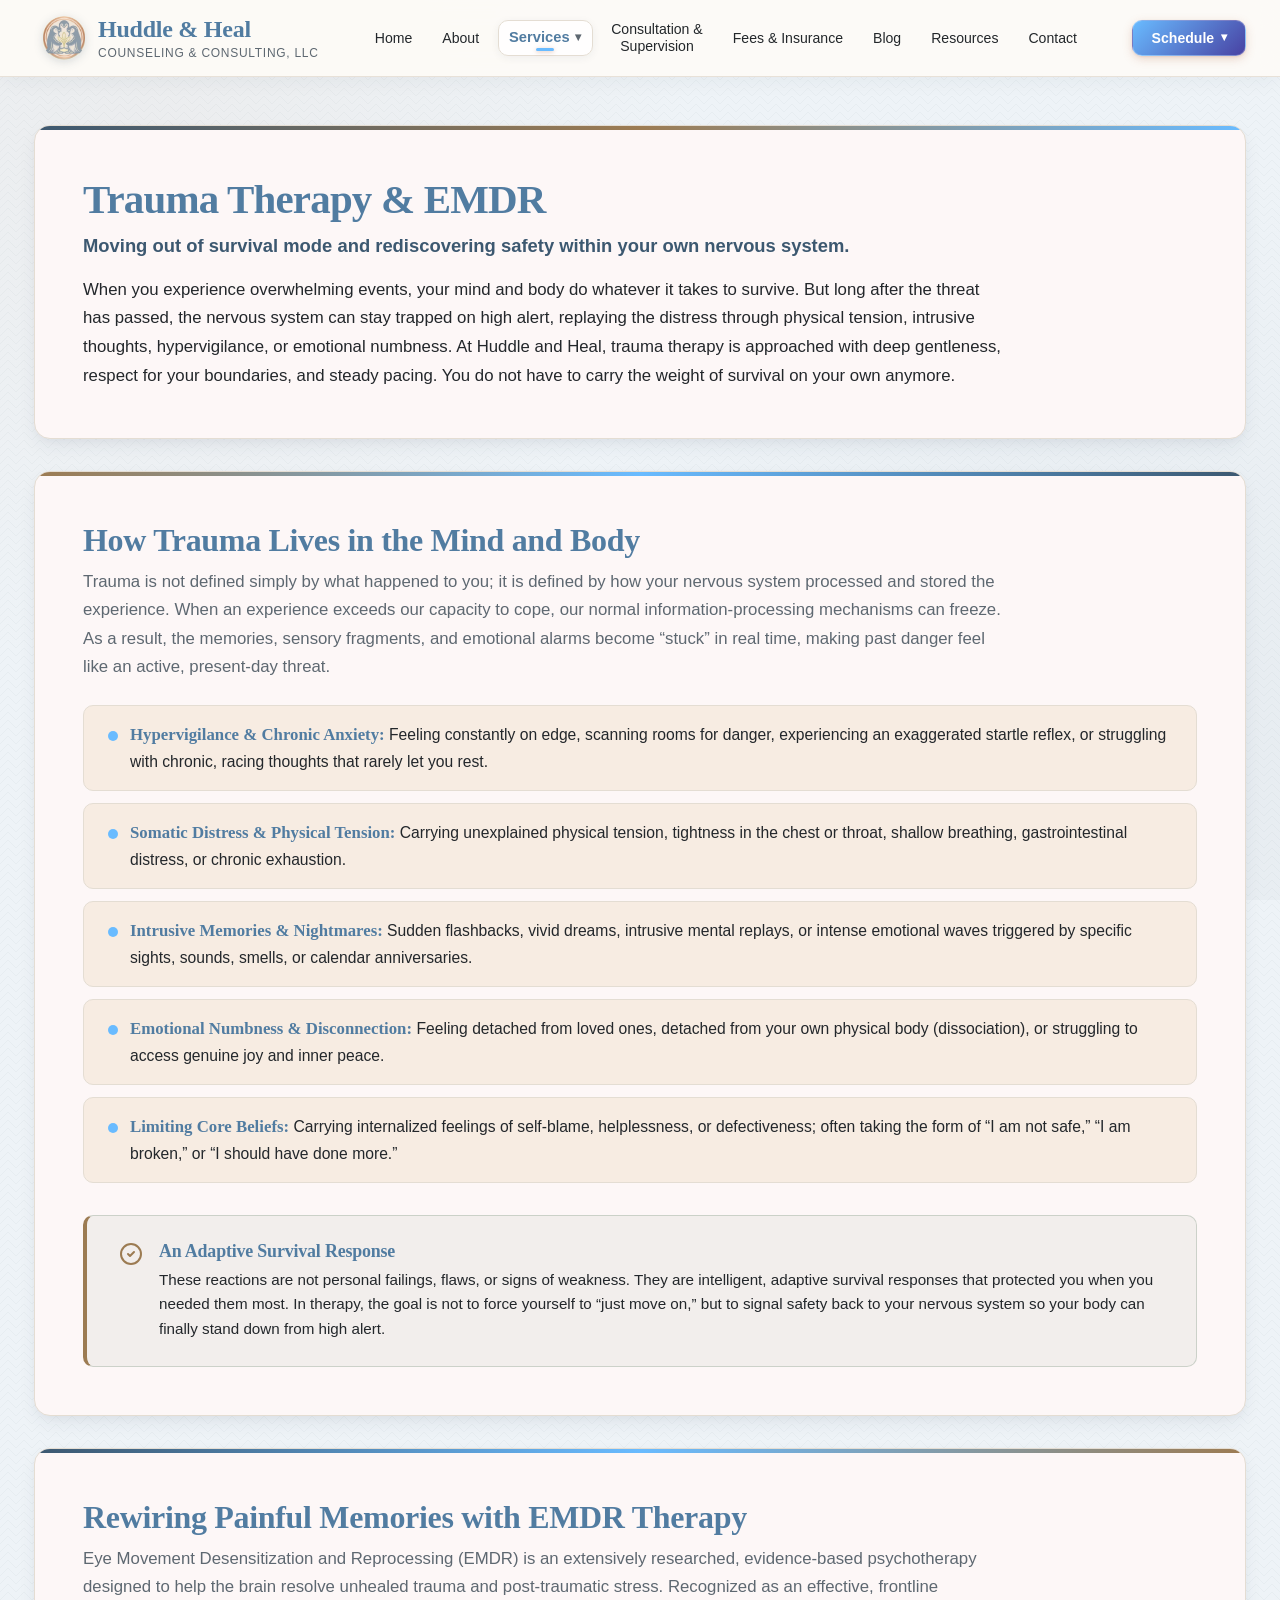
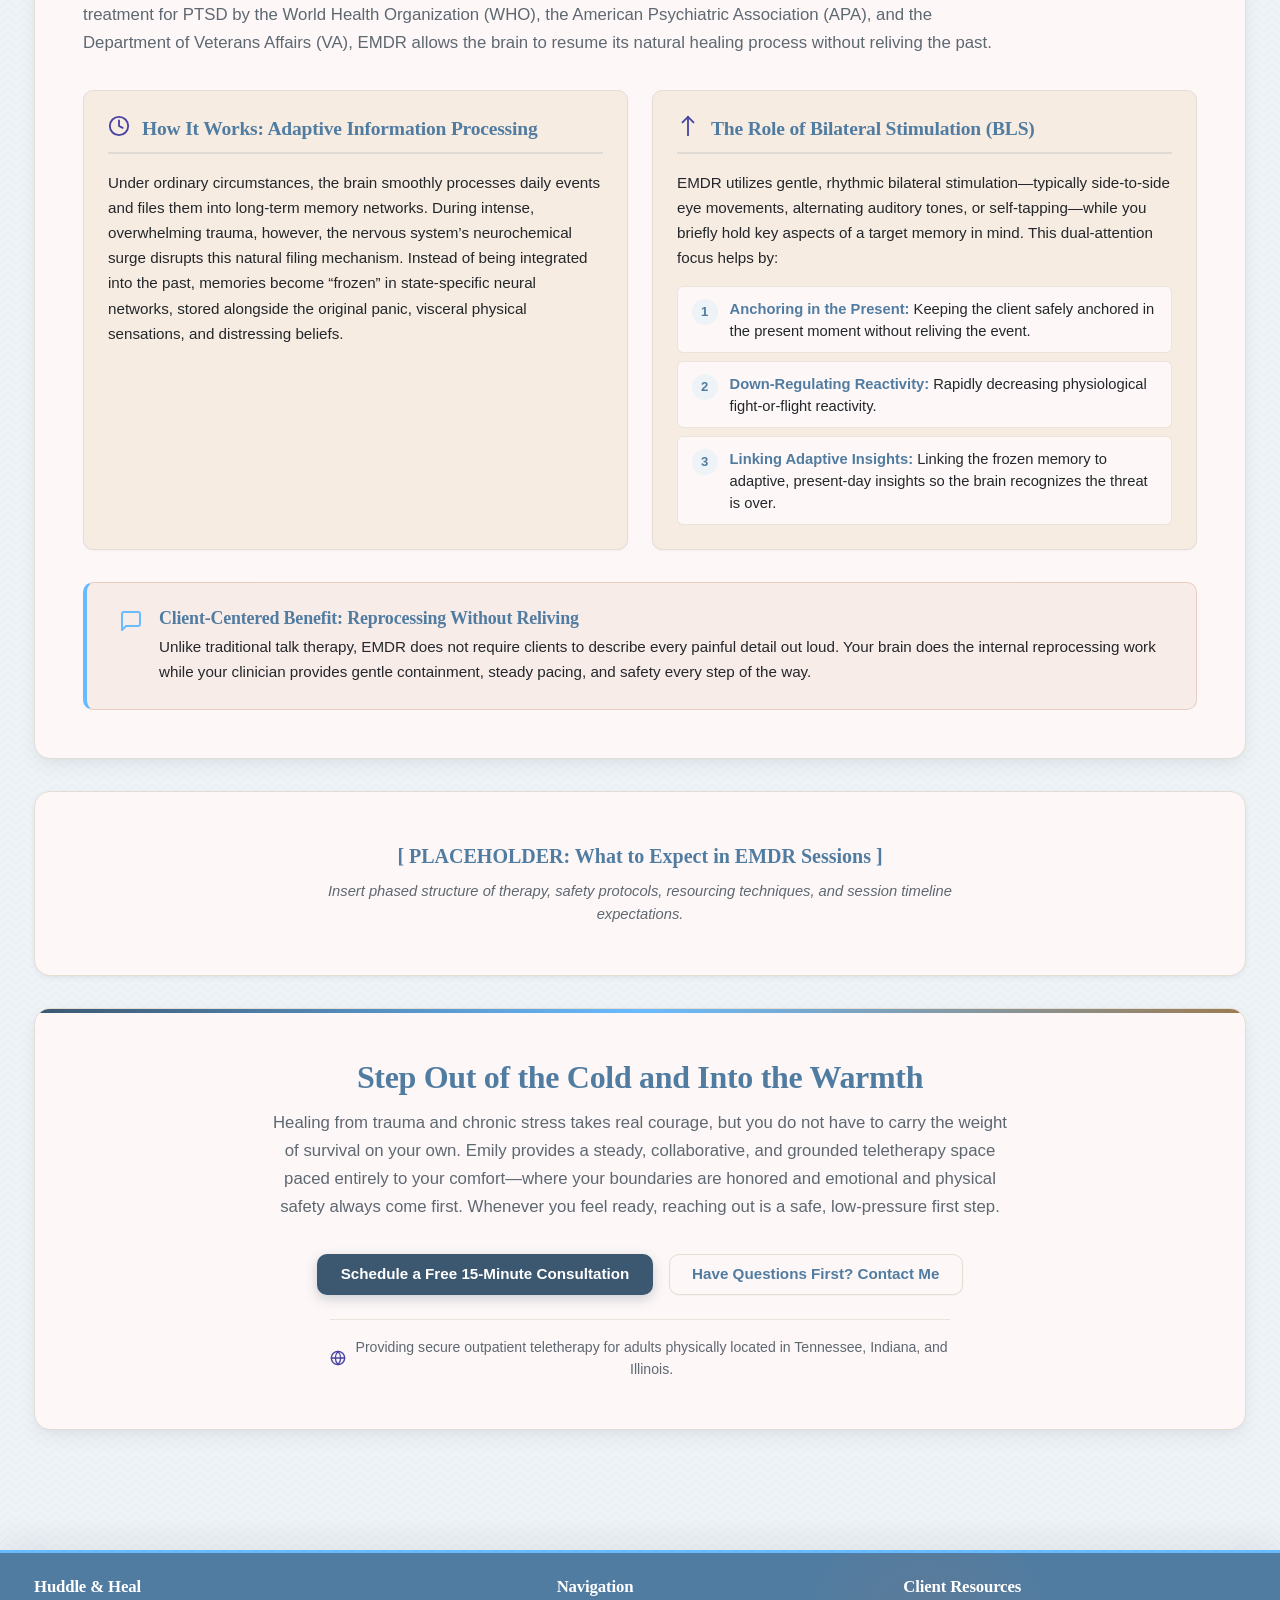
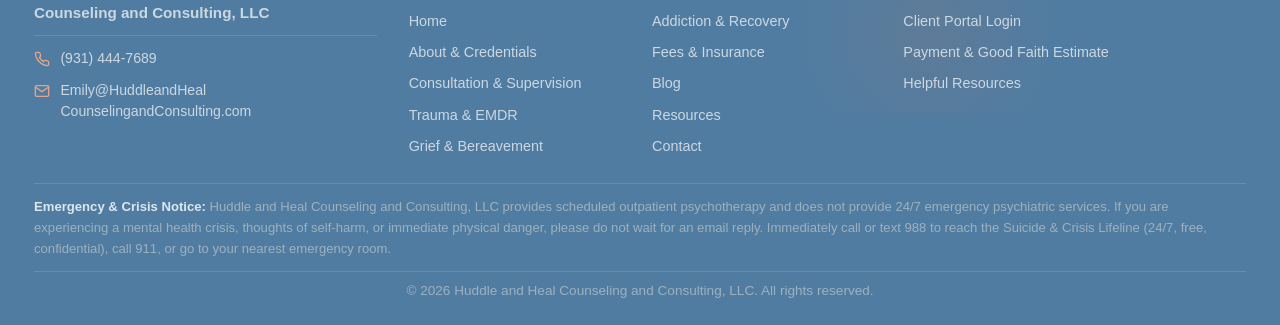
<file: trauma-emdr.html>
<!DOCTYPE html>
<html lang="en">

<head>
  <meta charset="UTF-8">
  <meta name="viewport" content="width=device-width, initial-scale=1.0">
  <meta name="description"
    content="Trauma therapy and Eye Movement Desensitization and Reprocessing (EMDR) counseling at Huddle and Heal Counseling and Consulting, LLC.">
  <title>Trauma &amp; EMDR Therapy | Huddle and Heal Counseling and Consulting, LLC</title>
  <link rel="stylesheet" href="css/styles.css">
</head>

<body>
  <!-- Skip link for keyboard accessibility -->
  <a href="#main-content" class="skip-link">Skip to main content</a>

  <!-- Global Site Header -->
  <header class="site-header">
    <div class="container header-inner">
      <a href="index.html" class="brand-link" aria-label="Huddle and Heal Counseling and Consulting - Home">
        <img src="assets/logo_sm.png" alt="Huddle &amp; Heal Logo" class="brand-logo" width="48" height="48">
        <div class="brand-text">
          <span class="brand-name">Huddle &amp; Heal</span>
          <span class="brand-subtitle">Counseling &amp; Consulting, LLC</span>
        </div>
      </a>

      <button id="nav-toggle" class="nav-toggle" aria-expanded="false" aria-controls="primary-nav"
        aria-label="Toggle navigation menu">
        <span aria-hidden="true">&#9776;</span> Menu
      </button>

      <nav aria-label="Primary Navigation">
        <ul id="primary-nav" class="nav-menu">
          <li><a href="index.html" class="nav-link">Home</a></li>
          <li><a href="about.html" class="nav-link">About</a></li>
          <li class="nav-item-dropdown">
            <button class="nav-link dropdown-toggle active" aria-expanded="false" aria-haspopup="true">
              Services <span class="dropdown-chevron" aria-hidden="true">&#9662;</span>
            </button>
            <ul class="dropdown-menu" aria-label="Services Submenu">
              <li><a href="trauma-emdr.html" class="dropdown-link active" aria-current="page">Trauma &amp; EMDR</a></li>
              <li><a href="grief-loss.html" class="dropdown-link">Grief &amp; Loss</a></li>
              <li><a href="addiction-recovery.html" class="dropdown-link">Addiction Recovery</a></li>
              <li><span class="dropdown-link is-disabled" aria-disabled="true">EMDR Intensives <span
                    class="badge-soon">(coming soon)</span></span></li>
            </ul>
          </li>
          <li><a href="consultation.html" class="nav-link">Consultation &amp; <br> Supervision</a></li>
          <li><a href="fees.html" class="nav-link">Fees &amp; Insurance</a></li>
          <li><a href="blog.html" class="nav-link">Blog</a></li>
          <li><a href="resources.html" class="nav-link">Resources</a></li>
          <li><a href="contact.html" class="nav-link">Contact</a></li>
          <li class="nav-item-dropdown cta-dropdown">
            <button class="nav-link nav-cta cta-dropdown-toggle" aria-expanded="false" aria-haspopup="true">
              <span>Schedule</span>
              <span class="dropdown-chevron cta-chevron" aria-hidden="true">&#9662;</span>
            </button>
            <ul class="dropdown-menu cta-dropdown-menu" aria-label="Scheduling Options">
              <li><a href="https://huddleandhealcounselingandconsulting.sessionshealth.com/" class="dropdown-link"
                  target="_blank" rel="noopener noreferrer">Schedule a Session</a></li>
              <li><a href="https://huddleandhealcounselingandconsulting.sessionshealth.com/" class="dropdown-link"
                  target="_blank" rel="noopener noreferrer">Schedule a Consultation</a></li>
            </ul>
          </li>
        </ul>
      </nav>
    </div>
  </header>

  <!-- Main Content Area -->
  <main id="main-content" class="site-main">
    <div class="container">

      <!-- =================================================================
           Section 1: Page Header & Supportive Introduction
           ================================================================= -->
      <section class="trauma-hero-section" aria-labelledby="trauma-hero-title">
        <div class="trauma-hero-card">
          <h1 id="trauma-hero-title" class="trauma-title">Trauma Therapy &amp; EMDR</h1>
          <p class="trauma-subtitle">Moving out of survival mode and rediscovering safety within your own nervous system.</p>
          <p class="trauma-lead">
            When you experience overwhelming events, your mind and body do whatever it takes to survive. But long after the threat has passed, the nervous system can stay trapped on high alert, replaying the distress through physical tension, intrusive thoughts, hypervigilance, or emotional numbness. At Huddle and Heal, trauma therapy is approached with deep gentleness, respect for your boundaries, and steady pacing. You do not have to carry the weight of survival on your own anymore.
          </p>
        </div>
      </section>

      <!-- =================================================================
           Section 2: Understanding Trauma & the Nervous System
           ================================================================= -->
      <section class="trauma-impact-section" aria-labelledby="trauma-impact-title">
        <div class="trauma-impact-card">
          <h2 id="trauma-impact-title" class="trauma-heading">How Trauma Lives in the Mind and Body</h2>
          <p class="trauma-lead-text">
            Trauma is not defined simply by what happened to you; it is defined by how your nervous system processed and stored the experience. When an experience exceeds our capacity to cope, our normal information-processing mechanisms can freeze. As a result, the memories, sensory fragments, and emotional alarms become &ldquo;stuck&rdquo; in real time, making past danger feel like an active, present-day threat.
          </p>

          <ul class="trauma-presentations-list">
            <li class="trauma-presentation-item">
              <span class="trauma-presentation-bullet" aria-hidden="true"></span>
              <div class="trauma-presentation-content">
                <strong>Hypervigilance &amp; Chronic Anxiety:</strong> Feeling constantly on edge, scanning rooms for danger, experiencing an exaggerated startle reflex, or struggling with chronic, racing thoughts that rarely let you rest.
              </div>
            </li>
            <li class="trauma-presentation-item">
              <span class="trauma-presentation-bullet" aria-hidden="true"></span>
              <div class="trauma-presentation-content">
                <strong>Somatic Distress &amp; Physical Tension:</strong> Carrying unexplained physical tension, tightness in the chest or throat, shallow breathing, gastrointestinal distress, or chronic exhaustion.
              </div>
            </li>
            <li class="trauma-presentation-item">
              <span class="trauma-presentation-bullet" aria-hidden="true"></span>
              <div class="trauma-presentation-content">
                <strong>Intrusive Memories &amp; Nightmares:</strong> Sudden flashbacks, vivid dreams, intrusive mental replays, or intense emotional waves triggered by specific sights, sounds, smells, or calendar anniversaries.
              </div>
            </li>
            <li class="trauma-presentation-item">
              <span class="trauma-presentation-bullet" aria-hidden="true"></span>
              <div class="trauma-presentation-content">
                <strong>Emotional Numbness &amp; Disconnection:</strong> Feeling detached from loved ones, detached from your own physical body (dissociation), or struggling to access genuine joy and inner peace.
              </div>
            </li>
            <li class="trauma-presentation-item">
              <span class="trauma-presentation-bullet" aria-hidden="true"></span>
              <div class="trauma-presentation-content">
                <strong>Limiting Core Beliefs:</strong> Carrying internalized feelings of self-blame, helplessness, or defectiveness; often taking the form of &ldquo;I am not safe,&rdquo; &ldquo;I am broken,&rdquo; or &ldquo;I should have done more.&rdquo;
              </div>
            </li>
          </ul>

          <!-- Closing Validation Note -->
          <div class="trauma-validation-box">
            <span class="trauma-validation-icon" aria-hidden="true">
              <svg width="24" height="24" viewBox="0 0 24 24" fill="none" stroke="currentColor" stroke-width="2" stroke-linecap="round" stroke-linejoin="round">
                <path d="M12 22c5.523 0 10-4.477 10-10S17.523 2 12 2 2 6.477 2 12s4.477 10 10 10z"/>
                <path d="m9 12 2 2 4-4"/>
              </svg>
            </span>
            <div class="trauma-validation-content">
              <h3>An Adaptive Survival Response</h3>
              <p>
                These reactions are not personal failings, flaws, or signs of weakness. They are intelligent, adaptive survival responses that protected you when you needed them most. In therapy, the goal is not to force yourself to &ldquo;just move on,&rdquo; but to signal safety back to your nervous system so your body can finally stand down from high alert.
              </p>
            </div>
          </div>
        </div>
      </section>

      <!-- =================================================================
           Section 3: What is EMDR & How Does It Work?
           ================================================================= -->
      <section class="emdr-expl-section" aria-labelledby="emdr-expl-title">
        <div class="emdr-expl-card">
          <h2 id="emdr-expl-title" class="emdr-heading">Rewiring Painful Memories with EMDR Therapy</h2>
          <p class="emdr-lead-text">
            Eye Movement Desensitization and Reprocessing (EMDR) is an extensively researched, evidence-based psychotherapy designed to help the brain resolve unhealed trauma and post-traumatic stress. Recognized as an effective, frontline treatment for PTSD by the World Health Organization (WHO), the American Psychiatric Association (APA), and the Department of Veterans Affairs (VA), EMDR allows the brain to resume its natural healing process without reliving the past.
          </p>

          <div class="emdr-grid">
            <!-- Block 1: Adaptive Information Processing -->
            <div class="emdr-block">
              <div class="emdr-block-header">
                <span class="emdr-block-icon" aria-hidden="true">
                  <svg width="22" height="22" viewBox="0 0 24 24" fill="none" stroke="currentColor" stroke-width="2" stroke-linecap="round" stroke-linejoin="round">
                    <circle cx="12" cy="12" r="10"/>
                    <path d="M12 6v6l4 2"/>
                  </svg>
                </span>
                <h3 class="emdr-block-title">How It Works: Adaptive Information Processing</h3>
              </div>
              <p class="emdr-block-desc">
                Under ordinary circumstances, the brain smoothly processes daily events and files them into long-term memory networks. During intense, overwhelming trauma, however, the nervous system&rsquo;s neurochemical surge disrupts this natural filing mechanism. Instead of being integrated into the past, memories become &ldquo;frozen&rdquo; in state-specific neural networks, stored alongside the original panic, visceral physical sensations, and distressing beliefs.
              </p>
            </div>

            <!-- Block 2: Bilateral Stimulation -->
            <div class="emdr-block">
              <div class="emdr-block-header">
                <span class="emdr-block-icon" aria-hidden="true">
                  <svg width="22" height="22" viewBox="0 0 24 24" fill="none" stroke="currentColor" stroke-width="2" stroke-linecap="round" stroke-linejoin="round">
                    <path d="m18 8-6-6-6 6"/>
                    <path d="M12 2v20"/>
                  </svg>
                </span>
                <h3 class="emdr-block-title">The Role of Bilateral Stimulation (BLS)</h3>
              </div>
              <p class="emdr-block-desc">
                EMDR utilizes gentle, rhythmic bilateral stimulation&mdash;typically side-to-side eye movements, alternating auditory tones, or self-tapping&mdash;while you briefly hold key aspects of a target memory in mind. This dual-attention focus helps by:
              </p>
              <ul class="emdr-bls-steps">
                <li class="emdr-bls-step">
                  <span class="emdr-bls-num" aria-hidden="true">1</span>
                  <span class="emdr-bls-text"><strong>Anchoring in the Present:</strong> Keeping the client safely anchored in the present moment without reliving the event.</span>
                </li>
                <li class="emdr-bls-step">
                  <span class="emdr-bls-num" aria-hidden="true">2</span>
                  <span class="emdr-bls-text"><strong>Down-Regulating Reactivity:</strong> Rapidly decreasing physiological fight-or-flight reactivity.</span>
                </li>
                <li class="emdr-bls-step">
                  <span class="emdr-bls-num" aria-hidden="true">3</span>
                  <span class="emdr-bls-text"><strong>Linking Adaptive Insights:</strong> Linking the frozen memory to adaptive, present-day insights so the brain recognizes the threat is over.</span>
                </li>
              </ul>
            </div>
          </div>

          <!-- Client-Centered Benefit Callout -->
          <div class="emdr-advantage-box">
            <span class="emdr-advantage-icon" aria-hidden="true">
              <svg width="24" height="24" viewBox="0 0 24 24" fill="none" stroke="currentColor" stroke-width="2" stroke-linecap="round" stroke-linejoin="round">
                <path d="M21 15a2 2 0 0 1-2 2H7l-4 4V5a2 2 0 0 1 2-2h14a2 2 0 0 1 2 2z"/>
              </svg>
            </span>
            <div class="emdr-advantage-content">
              <h3>Client-Centered Benefit: Reprocessing Without Reliving</h3>
              <p>
                Unlike traditional talk therapy, EMDR does not require clients to describe every painful detail out loud. Your brain does the internal reprocessing work while your clinician provides gentle containment, steady pacing, and safety every step of the way.
              </p>
            </div>
          </div>
        </div>
      </section>

      <!-- =================================================================
           PLACEHOLDER: What to Expect in EMDR Sessions
           Insert breakdown of the 8 phases, pacing, preparation, and resourcing.
           ================================================================= -->
      <section class="placeholder-box" aria-label="Session Expectations Placeholder">
        <p class="placeholder-title">[ PLACEHOLDER: What to Expect in EMDR Sessions ]</p>
        <p class="placeholder-note">Insert phased structure of therapy, safety protocols, resourcing techniques, and
          session timeline expectations.</p>
      </section>

      <!-- =================================================================
           Section 5: Call to Action / Consultation Booking
           ================================================================= -->
      <section class="trauma-cta-section" aria-labelledby="trauma-cta-title">
        <div class="trauma-cta-card">
          <h2 id="trauma-cta-title" class="trauma-cta-heading">Step Out of the Cold and Into the Warmth</h2>
          <p class="trauma-cta-text">
            Healing from trauma and chronic stress takes real courage, but you do not have to carry the weight of survival on your own. Emily provides a steady, collaborative, and grounded teletherapy space paced entirely to your comfort—where your boundaries are honored and emotional and physical safety always come first. Whenever you feel ready, reaching out is a safe, low-pressure first step.
          </p>
          <div class="trauma-cta-buttons">
            <a href="https://huddleandhealcounselingandconsulting.sessionshealth.com/" target="_blank"
              rel="noopener noreferrer" class="btn btn-primary">Schedule a Free 15-Minute Consultation</a>
            <a href="contact.html" class="btn btn-outline">Have Questions First? Contact Me</a>
          </div>
          <p class="trauma-cta-disclaimer">
            <svg class="disclaimer-icon" width="16" height="16" viewBox="0 0 24 24" fill="none"
              stroke="currentColor" stroke-width="2" stroke-linecap="round" stroke-linejoin="round" aria-hidden="true">
              <circle cx="12" cy="12" r="10"></circle>
              <line x1="2" y1="12" x2="22" y2="12"></line>
              <path d="M12 2a15.3 15.3 0 0 1 4 10 15.3 15.3 0 0 1-4 10 15.3 15.3 0 0 1-4-10 15.3 15.3 0 0 1 4-10z"></path>
            </svg>
            Providing secure outpatient teletherapy for adults physically located in Tennessee, Indiana, and Illinois.
          </p>
        </div>
      </section>

    </div>
  </main>

  <!-- Global Site Footer -->
  <footer class="site-footer">
    <div class="container">
      <div class="footer-grid">
        <!-- Practice Info & Contact Column -->
        <div class="footer-practice-info">
          <h2 class="footer-heading">Huddle &amp; Heal</h2>
          <p class="footer-practice-subhead">Counseling and Consulting, LLC</p>
          <address class="footer-contact">
            <p class="footer-contact-item footer-phone">
              <svg class="footer-contact-icon" width="16" height="16" viewBox="0 0 24 24" fill="none"
                stroke="currentColor" stroke-width="2" stroke-linecap="round" stroke-linejoin="round"
                aria-hidden="true">
                <path
                  d="M22 16.92v3a2 2 0 0 1-2.18 2 19.79 19.79 0 0 1-8.63-3.07 19.5 19.5 0 0 1-6-6 19.79 19.79 0 0 1-3.07-8.67A2 2 0 0 1 4.11 2h3a2 2 0 0 1 2 1.72 12.84 12.84 0 0 0 .7 2.81 2 2 0 0 1-.45 2.11L8.09 9.91a16 16 0 0 0 6 6l1.27-1.27a2 2 0 0 1 2.11-.45 12.84 12.84 0 0 0 2.81.7A2 2 0 0 1 22 16.92z">
                </path>
              </svg>
              <a href="tel:19314447689" class="footer-contact-link">(931) 444-7689</a>
            </p>
            <p class="footer-contact-item footer-email">
              <svg class="footer-contact-icon" width="16" height="16" viewBox="0 0 24 24" fill="none"
                stroke="currentColor" stroke-width="2" stroke-linecap="round" stroke-linejoin="round"
                aria-hidden="true">
                <path d="M4 4h16c1.1 0 2 .9 2 2v12c0 1.1-.9 2-2 2H4c-1.1 0-2-.9-2-2V6c0-1.1.9-2 2-2z"></path>
                <polyline points="22,6 12,13 2,6"></polyline>
              </svg>
              <a href="mailto:emily@huddleandhealcounselingandconsulting.com"
                class="footer-contact-link">Emily@HuddleandHeal<wbr>CounselingandConsulting.com</a>
            </p>
          </address>
        </div>

        <!-- Navigation Links Column (2 Columns) -->
        <div class="footer-nav-col">
          <h2 class="footer-heading">Navigation</h2>
          <div class="footer-nav-grid">
            <ul class="footer-links">
              <li><a href="index.html">Home</a></li>
              <li><a href="about.html">About &amp; Credentials</a></li>
              <li><a href="consultation.html">Consultation &amp; Supervision</a></li>
              <li><a href="trauma-emdr.html">Trauma &amp; EMDR</a></li>
              <li><a href="grief-loss.html">Grief &amp; Bereavement</a></li>
            </ul>
            <ul class="footer-links">
              <li><a href="addiction-recovery.html">Addiction &amp; Recovery</a></li>
              <li><a href="fees.html">Fees &amp; Insurance</a></li>
              <li><a href="blog.html">Blog</a></li>
              <li><a href="resources.html">Resources</a></li>
              <li><a href="contact.html">Contact</a></li>
            </ul>
          </div>
        </div>

        <!-- Client Resources Column -->
        <div>
          <h2 class="footer-heading">Client Resources</h2>
          <ul class="footer-links">
            <li><a href="https://huddleandhealcounselingandconsulting.sessionshealth.com/" target="_blank"
                rel="noopener noreferrer">Client Portal Login</a></li>
            <li><a href="fees.html">Payment &amp; Good Faith Estimate</a></li>
            <li><a href="resources.html">Helpful Resources</a></li>
          </ul>
        </div>
      </div>

      <!-- Dedicated Full-Width Crisis & Emergency Notice -->
      <div class="footer-crisis">
        <p><strong>Emergency &amp; Crisis Notice:</strong> Huddle and Heal Counseling and Consulting, LLC provides
          scheduled outpatient psychotherapy and does not provide 24/7 emergency psychiatric services. If you are
          experiencing a mental health crisis, thoughts of self-harm, or immediate physical danger, please do not wait
          for an email reply. Immediately call or text 988 to reach the Suicide &amp; Crisis Lifeline (24/7, free,
          confidential), call 911, or go to your nearest emergency room.</p>
      </div>

      <div class="footer-bottom">
        <p>&copy; <span id="current-year">2026</span> Huddle and Heal Counseling and Consulting, LLC. All rights
          reserved.</p>
      </div>
    </div>
  </footer>

  <script src="js/main.js"></script>
</body>

</html>
</file>
<file: css/styles.css>
/* ==========================================================================
   Huddle and Heal Counseling and Consulting, LLC
   Base Stylesheet (Vanilla CSS - Zero External Dependencies)
   ========================================================================== */

/* Design Tokens & CSS Variables */
:root {
  /* Color Palette - Matched & Harmonized with Practice Logo (assets/logo.png) */
  /* Slate Blue (Drawn from the penguins & trustworthy clinical foundation) */
  --color-primary: #3c5870;
  --color-primary-light: #52738d;
  --color-primary-dark: #517ca1;
  --color-primary-soft: #edf3f7;

  /* Rose Gold / Warm Terracotta Copper (Drawn from the emblem outer ring) */
  --color-accent: #69bbff;
  --color-accent-hover: #4842a3;
  --color-accent-soft: #fbf1eb;

  /* Golden Wheat / Sprout Gold (Drawn from the center healing sprout) */
  --color-secondary: #9c7b52;
  --color-secondary-light: #d8ba96;
  --color-secondary-soft: #fcf6ee;

  /* Warm Cream & Soft Parchment (Drawn from the logo background & inner emblem) */
  --color-bg-page: #EEF3F7;
  --color-bg-surface: #fdf7f7;
  --color-bg-alt: #f7ece2;

  /* Typography Neutrals (Warm charcoal drawn from logo text) */
  --color-text-main: #23272b;
  --color-text-muted: #5e6871;
  --color-text-inverse: #ffffff;

  /* Warm Borders & Dividers */
  --color-border: #e4ddd3;
  --color-border-subtle: #efe9e0;

  /* Modern Elevation & Shadow System */
  --shadow-xs: 0 1px 2px rgba(34, 55, 73, 0.04);
  --shadow-sm: 0 2px 6px rgba(34, 55, 73, 0.05), 0 1px 3px rgba(34, 55, 73, 0.03);
  --shadow-md: 0 8px 20px -3px rgba(34, 55, 73, 0.08), 0 3px 8px -2px rgba(34, 55, 73, 0.04);
  --shadow-lg: 0 16px 32px -4px rgba(34, 55, 73, 0.1), 0 6px 14px -3px rgba(34, 55, 73, 0.05);
  --shadow-xl: 0 24px 44px -6px rgba(34, 55, 73, 0.12), 0 10px 20px -5px rgba(34, 55, 73, 0.06);
  --shadow-glow-accent: 0 6px 20px rgba(186, 116, 84, 0.35);
  --shadow-glow-primary: 0 6px 20px rgba(60, 88, 112, 0.25);
  --shadow-inner: inset 0 2px 4px 0 rgba(34, 55, 73, 0.04);

  /* Modern Transitions & Easing */
  --ease-spring: cubic-bezier(0.16, 1, 0.3, 1);
  --ease-smooth: cubic-bezier(0.4, 0, 0.2, 1);
  --transition-fast: 0.15s var(--ease-smooth);
  --transition-base: 0.25s var(--ease-spring);
  --transition-slow: 0.4s var(--ease-spring);

  /* Typography Stack - System font stack for zero external dependencies */
  --font-family-sans: -apple-system, BlinkMacSystemFont, "Segoe UI", Roboto, "Helvetica Neue", Arial, sans-serif;
  --font-family-serif: "Georgia", "Cambria", "Times New Roman", serif;

  --font-size-base: 1rem;
  --line-height-base: 1.6;

  /* Spacing Scale */
  --space-xxs: 0.25rem;
  --space-xs: 0.5rem;
  --space-sm: 0.75rem;
  --space-md: 1rem;
  --space-lg: 1.5rem;
  --space-xl: 2rem;
  --space-2xl: 3rem;
  --space-3xl: 4.5rem;

  /* Layout */
  --container-max-width: 1260px;
  --header-height: 4.75rem;
  --border-radius-sm: 6px;
  --border-radius-md: 10px;
  --border-radius-lg: 16px;
}

/* Reset & Box Sizing */
*,
*::before,
*::after {
  box-sizing: border-box;
  margin: 0;
  padding: 0;
}

html {
  font-size: 100%;
  scroll-behavior: smooth;
}

body {
  min-height: 100vh;
  display: flex;
  flex-direction: column;
  background-color: var(--color-bg-page);
  /* ==========================================================================
     Canvas Watermark Pattern (Micro-Chevron / Herringbone Weave)
     - Technique: Inline SVG data URI (zero external HTTP requests)
     - Color: Primary slate-blue (#3c5870) at an ultra-subtle 4% opacity
     - Layered over: Pale slate-mist canvas tint (#EEF3F7) with soft ambient glows
     - Card Legibility: Content cards (.placeholder-box, header, dropdowns)
       maintain solid backgrounds (--color-bg-surface: #ffffff) and drop shadows,
       ensuring the pattern only lives in negative canvas space and never bleeds.
     - Toggle: To disable, comment out the url() pattern layer & its repeat/size/attachment rules.
     ========================================================================== */
  background-image:
    radial-gradient(circle at 12% 15%, rgba(202, 156, 125, 0.07) 0%, transparent 40%),
    radial-gradient(circle at 88% 85%, rgba(144, 154, 164, 0.09) 0%, transparent 45%),
    url("data:image/svg+xml,%3Csvg xmlns='http://www.w3.org/2000/svg' width='32' height='16' viewBox='0 0 32 16'%3E%3Cpath d='M0 8 L8 0 L16 8 L24 0 L32 8 M0 16 L8 8 L16 16 L24 8 L32 16' fill='none' stroke='%233c5870' stroke-width='1' stroke-opacity='0.04'/%3E%3C/svg%3E");
  background-repeat: no-repeat, no-repeat, repeat;
  background-size: auto, auto, 32px 16px;
  background-attachment: fixed, fixed, scroll;
  color: var(--color-text-main);
  font-family: var(--font-family-sans);
  font-size: var(--font-size-base);
  line-height: var(--line-height-base);
  -webkit-font-smoothing: antialiased;
}

/* Typography Defaults */
h1,
h2,
h3,
h4,
h5,
h6 {
  font-family: var(--font-family-serif);
  color: var(--color-primary-dark);
  line-height: 1.25;
  font-weight: 600;
  margin-bottom: var(--space-md);
  letter-spacing: -0.01em;
}

h1 {
  font-size: 2.25rem;
}

h2 {
  font-size: 1.75rem;
}

h3 {
  font-size: 1.35rem;
}

p {
  margin-bottom: var(--space-md);
}

a {
  color: var(--color-primary);
  text-decoration: none;
  transition: color var(--transition-fast);
}

a:hover,
a:focus-visible {
  color: var(--color-accent);
}

ul,
ol {
  margin-bottom: var(--space-md);
  padding-left: var(--space-xl);
}

/* Layout Utilities */
.container {
  width: 100%;
  max-width: var(--container-max-width);
  margin-left: auto;
  margin-right: auto;
  padding-left: var(--space-lg);
  padding-right: var(--space-lg);
}

/* ==========================================================================
   Header & Navigation
   ========================================================================== */
.site-header {
  position: sticky;
  top: 0;
  z-index: 1000;
  background-color: rgba(253, 251, 247, 0.92);
  backdrop-filter: blur(14px);
  -webkit-backdrop-filter: blur(14px);
  border-bottom: 1px solid rgba(228, 221, 211, 0.85);
  box-shadow: 0 4px 20px -2px rgba(34, 55, 73, 0.06);
  transition: background-color var(--transition-base), box-shadow var(--transition-base);
}

.site-header.is-scrolled {
  background-color: rgba(253, 251, 247, 0.98);
  box-shadow: 0 8px 24px -4px rgba(34, 55, 73, 0.1);
  border-bottom-color: rgba(228, 221, 211, 0.95);
}

.header-inner {
  display: flex;
  align-items: center;
  justify-content: space-between;
  min-height: var(--header-height);
  padding-top: var(--space-xs);
  padding-bottom: var(--space-xs);
}

.brand-link {
  display: flex;
  align-items: center;
  gap: var(--space-sm);
  text-decoration: none;
  border-radius: var(--border-radius-sm);
  padding: var(--space-xxs) var(--space-xs);
  transition: transform var(--transition-base);
}

.brand-link:hover,
.brand-link:focus-visible {
  transform: translateY(-1.5px);
}

.brand-logo {
  width: 44px;
  height: 44px;
  object-fit: contain;
  border-radius: 50%;
  filter: drop-shadow(0 2px 5px rgba(34, 55, 73, 0.16));
  transition: transform var(--transition-base);
  flex-shrink: 0;
}

.brand-link:hover .brand-logo {
  transform: scale(1.06) rotate(-2deg);
}

.brand-text {
  display: flex;
  flex-direction: column;
}

.brand-name {
  font-family: var(--font-family-serif);
  font-size: 1.5rem;
  font-weight: 700;
  color: var(--color-primary-dark);
  letter-spacing: -0.01em;
  transition: color var(--transition-fast);
  line-height: 1.2;
}

.brand-link:hover .brand-name {
  color: var(--color-accent);
}

.brand-subtitle {
  font-size: 0.75rem;
  color: var(--color-text-muted);
  letter-spacing: 0.06em;
  text-transform: uppercase;
  line-height: 1.2;
  margin-top: 2px;
}

.header-inner>nav {
  display: flex;
  flex: 1;
  align-items: center;
}

/* Nav Menu */
.nav-menu {
  display: flex;
  align-items: center;
  flex: 1;
  gap: .45rem;
  list-style: none;
  margin: 0;
  padding: 0;
}

.nav-menu>li:first-child {
  margin-left: auto;
}

.nav-link {
  position: relative;
  font-size: 0.88rem;
  font-weight: 500;
  color: var(--color-text-main);
  padding: 0.5rem 0.65rem;
  border-radius: var(--border-radius-md);
  border: 1px solid transparent;
  line-height: 1.2;
  text-align: center;
  transition:
    color var(--transition-fast),
    background-color var(--transition-fast),
    border-color var(--transition-fast),
    box-shadow var(--transition-base),
    transform var(--transition-base);
  display: inline-flex;
  align-items: center;
  justify-content: center;
}

/* Noticeable Hover State for Nav Buttons */
.nav-link:hover {
  color: var(--color-primary-dark);
  background-color: var(--color-bg-surface);
  border-color: var(--color-border);
  box-shadow: 0 4px 12px rgba(60, 88, 112, 0.12), 0 1px 3px rgba(60, 88, 112, 0.06);
  transform: translateY(-2px);
}

.nav-link:focus-visible {
  color: var(--color-primary-dark);
  background-color: var(--color-bg-surface);
  border-color: var(--color-primary);
  box-shadow: 0 0 0 3px rgba(60, 88, 112, 0.25), 0 4px 12px rgba(60, 88, 112, 0.1);
  outline: none;
  transform: translateY(-1px);
}

.nav-link:active {
  transform: translateY(0);
  box-shadow: 0 2px 4px rgba(60, 88, 112, 0.08);
}

/* Active Page Indicator with Warm Copper Dot/Accent */
.nav-link.active {
  color: var(--color-primary-dark);
  font-weight: 600;
  background-color: rgba(255, 255, 255, 0.85);
  border-color: var(--color-border);
  box-shadow: 0 2px 8px rgba(34, 55, 73, 0.06);
}

.nav-link.active::after {
  content: "";
  position: absolute;
  bottom: 4px;
  left: 50%;
  transform: translateX(-50%);
  width: 18px;
  height: 2.5px;
  background-color: var(--color-accent);
  border-radius: 2px;
  box-shadow: 0 1px 4px rgba(186, 116, 84, 0.4);
}

/* Nav CTA - Portal Access Button */
.nav-cta {
  background: linear-gradient(135deg, var(--color-accent) 0%, var(--color-accent-hover) 100%);
  color: var(--color-text-inverse) !important;
  font-weight: 600;
  padding: 0.55rem 1.15rem;
  border-radius: var(--border-radius-md);
  border: 1px solid rgba(255, 255, 255, 0.25);
  box-shadow: 0 3px 10px rgba(186, 116, 84, 0.28), 0 1px 2px rgba(186, 116, 84, 0.15);
  transition:
    background var(--transition-fast),
    box-shadow var(--transition-base),
    transform var(--transition-base),
    filter var(--transition-fast);
}

/* Noticeable Hover State for CTA Button */
.nav-cta:hover {
  background: linear-gradient(135deg, #4842a3 0%, var(--color-accent) 100%);
  box-shadow: 0 8px 24px rgba(186, 116, 84, 0.42), 0 2px 6px rgba(186, 116, 84, 0.2);
  transform: translateY(-2.5px) scale(1.02);
  filter: brightness(1.04);
}

.nav-cta:focus-visible {
  outline: none;
  box-shadow: 0 0 0 3px rgba(186, 116, 84, 0.4), 0 8px 24px rgba(186, 116, 84, 0.4);
  transform: translateY(-1.5px);
}

.nav-cta:active {
  transform: translateY(0) scale(0.99);
  box-shadow: 0 2px 6px rgba(186, 116, 84, 0.3);
}

.nav-cta.active::after {
  display: none;
}

/* ==========================================================================
   Services Dropdown Menu
   ========================================================================== */
.nav-item-dropdown {
  position: relative;
  list-style: none;
}

.dropdown-toggle {
  font-family: inherit;
  font-size: 0.92rem;
  font-weight: 500;
  cursor: pointer;
  background: transparent;
  border: 1px solid transparent;
  display: inline-flex;
  align-items: center;
  gap: 0.35rem;
}

.dropdown-chevron {
  font-size: 0.72rem;
  line-height: 1;
  display: inline-block;
  transition: transform var(--transition-fast);
  color: var(--color-text-muted);
}

.dropdown-toggle:hover .dropdown-chevron,
.dropdown-toggle[aria-expanded="true"] .dropdown-chevron,
.nav-item-dropdown:hover .dropdown-chevron {
  transform: rotate(180deg);
  color: var(--color-primary-dark);
}

.dropdown-menu {
  position: absolute;
  top: calc(100% + 6px);
  left: 0;
  min-width: 220px;
  background-color: rgba(253, 251, 247, 0.98);
  backdrop-filter: blur(16px);
  -webkit-backdrop-filter: blur(16px);
  border: 1px solid var(--color-border);
  border-radius: var(--border-radius-md);
  box-shadow: var(--shadow-lg), 0 0 0 1px rgba(186, 116, 84, 0.15);
  padding: var(--space-xs);
  list-style: none;
  margin: 0;
  display: none;
  flex-direction: column;
  gap: 3px;
  z-index: 1010;
  animation: dropdownFadeIn 0.2s var(--ease-spring);
}

/* Invisible bridge so mouse hover doesn't close the dropdown */
.dropdown-menu::before {
  content: "";
  position: absolute;
  top: -8px;
  left: 0;
  right: 0;
  height: 8px;
}

@keyframes dropdownFadeIn {
  from {
    opacity: 0;
    transform: translateY(-6px);
  }

  to {
    opacity: 1;
    transform: translateY(0);
  }
}

/* Desktop hover / focus / open triggers */
.nav-item-dropdown:hover .dropdown-menu,
.nav-item-dropdown:focus-within .dropdown-menu,
.dropdown-menu.is-open {
  display: flex;
}

.dropdown-link {
  font-size: 0.9rem;
  font-weight: 500;
  color: var(--color-text-main);
  padding: 0.6rem 0.95rem;
  border-radius: var(--border-radius-sm);
  text-decoration: none;
  display: block;
  transition:
    color var(--transition-fast),
    background-color var(--transition-fast),
    transform var(--transition-base),
    box-shadow var(--transition-fast);
}

.dropdown-link:hover,
.dropdown-link:focus-visible {
  color: var(--color-primary-dark);
  background-color: var(--color-bg-surface);
  transform: translateX(3px);
  box-shadow: var(--shadow-xs);
}

.dropdown-link.active {
  font-weight: 600;
  color: var(--color-primary-dark);
  background-color: var(--color-bg-alt);
  border-left: 3px solid var(--color-accent);
}

.dropdown-link.is-disabled {
  color: var(--color-text-muted);
  opacity: 0.65;
  cursor: not-allowed;
  user-select: none;
  display: flex;
  align-items: center;
  justify-content: space-between;
  gap: var(--space-xs);
  background-color: transparent !important;
  transform: none !important;
  box-shadow: none !important;
}

.badge-soon {
  font-size: 0.72rem;
  font-style: italic;
  font-weight: 500;
  color: var(--color-accent);
  white-space: nowrap;
}

/* ==========================================================================
   CTA Button Dropdown
   ========================================================================== */
.cta-dropdown {
  position: relative;
  margin-left: auto;
}

.cta-dropdown-toggle {
  cursor: pointer;
  display: inline-flex;
  align-items: center;
  justify-content: center;
  gap: 0.4rem;
}

.cta-chevron {
  font-size: 0.72rem;
  line-height: 1;
  color: var(--color-text-inverse) !important;
  transition: transform var(--transition-fast);
}

.cta-dropdown:hover .cta-chevron,
.cta-dropdown-toggle[aria-expanded="true"] .cta-chevron {
  transform: rotate(180deg);
}

.cta-dropdown-menu {
  right: 0;
  left: auto;
  min-width: 235px;
}

/* Mobile Nav Toggle */
.nav-toggle {
  display: none;
  background-color: var(--color-bg-surface);
  border: 1px solid var(--color-border);
  padding: 0.5rem 0.85rem;
  border-radius: var(--border-radius-md);
  cursor: pointer;
  color: var(--color-text-main);
  font-size: 0.95rem;
  font-weight: 500;
  box-shadow: var(--shadow-xs);
  transition:
    background-color var(--transition-fast),
    border-color var(--transition-fast),
    box-shadow var(--transition-base),
    transform var(--transition-base);
}

.nav-toggle:hover {
  background-color: var(--color-bg-alt);
  border-color: var(--color-primary-light);
  color: var(--color-primary-dark);
  box-shadow: var(--shadow-sm);
  transform: translateY(-1px);
}

.nav-toggle:focus-visible {
  outline: none;
  box-shadow: 0 0 0 3px rgba(60, 88, 112, 0.3), var(--shadow-sm);
}

.nav-toggle:active {
  transform: translateY(0);
}

/* ==========================================================================
   Main Content Area & Page Header
   ========================================================================== */
.site-main {
  flex: 1 0 auto;
  padding-top: var(--space-2xl);
  padding-bottom: var(--space-3xl);
}

/* Page Header / Hero Block Base with Gradient Highlighting */
.page-header {
  position: relative;
  padding: var(--space-3xl) 0;
  margin-bottom: var(--space-2xl);
  background: linear-gradient(180deg, var(--color-bg-alt) 0%, rgba(245, 239, 230, 0.5) 100%);
  border-bottom: 1px solid var(--color-border);
  box-shadow: 0 4px 20px -4px rgba(34, 55, 73, 0.05);
  overflow: hidden;
}

.page-header::before {
  content: "";
  position: absolute;
  top: 0;
  left: 0;
  right: 0;
  height: 3px;
  background: linear-gradient(90deg, var(--color-primary) 0%, var(--color-accent) 50%, var(--color-secondary) 100%);
  opacity: 0.9;
}

.page-header h1 {
  margin-bottom: var(--space-xs);
  letter-spacing: -0.02em;
}

.page-header .page-description {
  color: var(--color-text-muted);
  font-size: 1.15rem;
  max-width: 700px;
  margin-bottom: 0;
  line-height: 1.5;
}

/* ==========================================================================
   Bio Hero Section (About Page)
   ========================================================================== */
.bio-hero {
  margin-bottom: var(--space-2xl);
}

.bio-hero-card {
  position: relative;
  background-color: var(--color-bg-surface);
  border: 1px solid var(--color-border);
  border-radius: var(--border-radius-lg);
  box-shadow: var(--shadow-md);
  padding: var(--space-xl);
  display: grid;
  grid-template-columns: 1fr;
  gap: var(--space-xl);
  align-items: center;
  overflow: hidden;
}

@media (min-width: 860px) {
  .bio-hero-card {
    grid-template-columns: 1.25fr 0.85fr;
    padding: var(--space-2xl);
    gap: var(--space-2xl);
  }
}

/* Subtle top accent gradient stripe matching practice tokens */
.bio-hero-card::before {
  content: "";
  position: absolute;
  top: 0;
  left: 0;
  right: 0;
  height: 4px;
  background: linear-gradient(90deg, var(--color-primary) 0%, var(--color-accent) 50%, var(--color-secondary) 100%);
}

.bio-hero-content {
  display: flex;
  flex-direction: column;
}

.bio-hero-title {
  font-family: var(--font-family-serif);
  font-size: clamp(2rem, 3.2vw, 2.75rem);
  font-weight: 700;
  color: var(--color-primary-dark);
  line-height: 1.15;
  margin-bottom: var(--space-xs);
  letter-spacing: -0.02em;
}

.bio-hero-credentials {
  font-family: var(--font-family-sans);
  font-size: 0.95rem;
  font-weight: 600;
  color: var(--color-primary);
  letter-spacing: 0.03em;
  margin-bottom: var(--space-lg);
  display: inline-flex;
  flex-wrap: wrap;
  align-items: center;
  gap: 0.35rem;
  line-height: 1.4;
}

.bio-hero-quote {
  position: relative;
  margin: 0;
  padding: var(--space-md) var(--space-lg);
  background-color: var(--color-bg-alt);
  border-left: 4px solid var(--color-accent);
  border-radius: 0 var(--border-radius-md) var(--border-radius-md) 0;
}

.bio-hero-quote p {
  font-family: var(--font-family-serif);
  font-size: 1.12rem;
  font-style: italic;
  line-height: 1.6;
  color: var(--color-text-main);
  margin-bottom: 0;
}

/* Portrait Image Container & Fallback Styling */
.bio-hero-image-wrap {
  display: flex;
  justify-content: center;
  align-items: center;
}

.bio-portrait-container {
  position: relative;
  width: 100%;
  max-width: 340px;
  aspect-ratio: 3 / 4;
  border-radius: var(--border-radius-lg);
  overflow: hidden;
  background: linear-gradient(135deg, var(--color-bg-alt) 0%, var(--color-primary-soft) 100%);
  border: 4px solid var(--color-bg-surface);
  box-shadow: var(--shadow-lg), 0 0 0 1px var(--color-border);
}

.bio-portrait-img {
  width: 100%;
  height: 100%;
  object-fit: cover;
  object-position: center 15%;
  display: block;
  transition: transform var(--transition-slow);
}

.bio-hero-card:hover .bio-portrait-img {
  transform: scale(1.02);
}

/* ==========================================================================
   Clinical Biography & Therapeutic Approach (About Page Section 2)
   ========================================================================== */
.bio-approach {
  margin-bottom: var(--space-2xl);
}

.bio-approach-card {
  position: relative;
  background-color: var(--color-bg-surface);
  border: 1px solid var(--color-border);
  border-radius: var(--border-radius-lg);
  box-shadow: var(--shadow-md);
  padding: var(--space-xl);
  overflow: hidden;
}

@media (min-width: 768px) {
  .bio-approach-card {
    padding: var(--space-2xl);
  }
}

.bio-approach-card::before {
  content: "";
  position: absolute;
  top: 0;
  left: 0;
  right: 0;
  height: 4px;
  background: linear-gradient(90deg, var(--color-secondary) 0%, var(--color-accent) 50%, var(--color-primary) 100%);
}

.bio-approach-heading {
  font-family: var(--font-family-serif);
  font-size: clamp(1.6rem, 2.5vw, 2.1rem);
  font-weight: 700;
  color: var(--color-primary-dark);
  margin-bottom: var(--space-md);
  letter-spacing: -0.01em;
}

.bio-narrative p {
  font-size: 1.05rem;
  line-height: 1.7;
  color: var(--color-text-main);
  margin-bottom: var(--space-md);
}

.bio-narrative .bio-modalities-intro {
  font-weight: 600;
  color: var(--color-primary-dark);
  margin-bottom: var(--space-md);
}

.modalities-grid {
  display: grid;
  grid-template-columns: 1fr;
  gap: var(--space-md);
  margin-top: var(--space-md);
}

@media (min-width: 860px) {
  .modalities-grid {
    grid-template-columns: repeat(3, 1fr);
    gap: var(--space-lg);
  }
}

.modality-card {
  background-color: var(--color-bg-alt);
  border: 1px solid var(--color-border);
  border-radius: var(--border-radius-md);
  padding: var(--space-lg);
  display: flex;
  flex-direction: column;
  box-shadow: var(--shadow-xs);
  transition: transform var(--transition-base), box-shadow var(--transition-base), border-color var(--transition-fast);
}

.modality-card:hover {
  transform: translateY(-3px);
  box-shadow: var(--shadow-sm);
  border-color: var(--color-secondary-light);
}

.modality-badge {
  align-self: flex-start;
  font-size: 0.75rem;
  font-weight: 700;
  letter-spacing: 0.05em;
  text-transform: uppercase;
  color: var(--color-primary-dark);
  background-color: rgba(60, 88, 112, 0.1);
  padding: 0.25rem 0.6rem;
  border-radius: var(--border-radius-sm);
  margin-bottom: var(--space-xs);
}

.modality-heading {
  font-family: var(--font-family-serif);
  font-size: 1.15rem;
  font-weight: 600;
  color: var(--color-primary-dark);
  margin-bottom: var(--space-xs);
  line-height: 1.35;
}

.modality-card p {
  font-size: 0.95rem;
  line-height: 1.55;
  color: var(--color-text-muted);
  margin-bottom: 0;
}

/* ==========================================================================
   Clinical Credentials & Experience (About Page Section 3)
   ========================================================================== */
.credentials-section {
  margin-bottom: var(--space-2xl);
}

.credentials-card {
  position: relative;
  background-color: var(--color-bg-surface);
  border: 1px solid var(--color-border);
  border-radius: var(--border-radius-lg);
  box-shadow: var(--shadow-md);
  padding: var(--space-xl);
  overflow: hidden;
}

@media (min-width: 768px) {
  .credentials-card {
    padding: var(--space-2xl);
  }
}

.credentials-card::before {
  content: "";
  position: absolute;
  top: 0;
  left: 0;
  right: 0;
  height: 4px;
  background: linear-gradient(90deg, var(--color-primary) 0%, var(--color-secondary) 50%, var(--color-accent) 100%);
}

.credentials-heading {
  font-family: var(--font-family-serif);
  font-size: clamp(1.6rem, 2.5vw, 2.1rem);
  font-weight: 700;
  color: var(--color-primary-dark);
  margin-bottom: var(--space-xs);
  letter-spacing: -0.01em;
}

.credentials-lead {
  font-size: 1.05rem;
  line-height: 1.6;
  color: var(--color-text-muted);
  margin-bottom: var(--space-xl);
  max-width: 860px;
}

.credentials-grid {
  display: grid;
  grid-template-columns: 1fr;
  gap: var(--space-lg);
}

@media (min-width: 860px) {
  .credentials-grid {
    grid-template-columns: repeat(3, 1fr);
  }
}

.credential-col {
  background-color: var(--color-bg-alt);
  border: 1px solid var(--color-border);
  border-radius: var(--border-radius-md);
  padding: var(--space-lg);
  display: flex;
  flex-direction: column;
  box-shadow: var(--shadow-xs);
  transition: transform var(--transition-base), box-shadow var(--transition-base), border-color var(--transition-fast);
}

.credential-col:hover {
  transform: translateY(-2px);
  box-shadow: var(--shadow-sm);
  border-color: var(--color-secondary-light);
}

.credential-col-header {
  display: flex;
  align-items: center;
  gap: var(--space-xs);
  margin-bottom: var(--space-md);
  padding-bottom: var(--space-xs);
  border-bottom: 2px solid rgba(60, 88, 112, 0.12);
}

.credential-col-icon {
  flex-shrink: 0;
  color: var(--color-accent-hover);
  display: flex;
  align-items: center;
  justify-content: center;
}

.credential-col-title {
  font-family: var(--font-family-serif);
  font-size: 1.15rem;
  font-weight: 700;
  color: var(--color-primary-dark);
  margin-bottom: 0;
  letter-spacing: -0.01em;
}

.credential-list {
  list-style: none;
  padding: 0;
  margin: 0;
  display: flex;
  flex-direction: column;
  gap: var(--space-md);
}

.credential-item {
  display: flex;
  flex-direction: column;
  gap: 0.2rem;
}

.credential-item-title {
  font-weight: 600;
  color: var(--color-text-main);
  font-size: 0.95rem;
  line-height: 1.4;
}

.credential-item-desc {
  font-size: 0.88rem;
  line-height: 1.45;
  color: var(--color-text-muted);
}

.credential-badge {
  display: inline-block;
  align-self: flex-start;
  margin-top: 0.2rem;
  font-size: 0.78rem;
  font-weight: 600;
  color: var(--color-primary-dark);
  background-color: rgba(60, 88, 112, 0.1);
  padding: 0.15rem 0.5rem;
  border-radius: var(--border-radius-sm);
  letter-spacing: 0.02em;
}

/* EMDRIA Accredible Verification Banner (Integrated under credentials grid) */
.credential-verification-banner {
  margin-top: var(--space-xl);
  padding: var(--space-lg) var(--space-xl);
  background-color: var(--color-bg-alt);
  border: 1px solid var(--color-border);
  border-left: 4px solid #e0a96d;
  border-radius: var(--border-radius-md);
  display: flex;
  flex-direction: column;
  align-items: center;
  gap: var(--space-lg);
  box-shadow: var(--shadow-xs);
  transition: transform var(--transition-base), box-shadow var(--transition-base), border-color var(--transition-fast);
}

@media (min-width: 720px) {
  .credential-verification-banner {
    flex-direction: row;
    align-items: center;
    text-align: left;
  }
}

.credential-verification-banner:hover {
  box-shadow: var(--shadow-sm);
  border-color: rgba(224, 169, 109, 0.6);
}

.credential-badge-link {
  display: inline-flex;
  align-items: center;
  justify-content: center;
  flex-shrink: 0;
  padding: 6px;
  background: #ffffff;
  border-radius: 50%;
  border: 1px solid rgba(228, 221, 211, 0.9);
  box-shadow: 0 4px 12px rgba(60, 88, 112, 0.08);
  transition: transform var(--transition-base), box-shadow var(--transition-base);
  text-decoration: none;
}

.credential-badge-link:hover,
.credential-badge-link:focus-visible {
  transform: scale(1.05);
  box-shadow: 0 6px 18px rgba(224, 169, 109, 0.35);
  outline: 2px solid var(--color-accent);
}

.credential-badge-img {
  width: 96px;
  height: 96px;
  object-fit: contain;
  display: block;
}

.credential-verification-info {
  flex: 1;
}

.verification-tag {
  display: inline-flex;
  align-items: center;
  gap: 0.35rem;
  font-size: 0.75rem;
  font-weight: 700;
  letter-spacing: 0.04em;
  text-transform: uppercase;
  color: #8c5e2e;
  background-color: rgba(224, 169, 109, 0.18);
  padding: 0.15rem 0.55rem;
  border-radius: var(--border-radius-sm);
  margin-bottom: 0.35rem;
}

.verification-title {
  font-family: var(--font-family-serif);
  font-size: 1.25rem;
  font-weight: 700;
  color: var(--color-primary-dark);
  margin-bottom: 0.3rem;
  line-height: 1.3;
}

.verification-text {
  font-size: 0.93rem;
  line-height: 1.55;
  color: var(--color-text-muted);
  margin-bottom: var(--space-xs);
  max-width: 820px;
}

.verification-link {
  display: inline-flex;
  align-items: center;
  gap: 0.4rem;
  font-size: 0.88rem;
  font-weight: 600;
  color: var(--color-primary);
  text-decoration: none;
  transition: color var(--transition-fast);
}

.verification-link:hover,
.verification-link:focus-visible {
  color: var(--color-accent-hover);
  text-decoration: underline;
}

.verification-link svg {
  flex-shrink: 0;
  transition: transform var(--transition-fast);
}

.verification-link:hover svg {
  transform: translate(2px, -2px);
}

/* ==========================================================================
   Clinical Consultation & Supervision (About Page Section 4)
   ========================================================================== */
.consulting-section {
  margin-bottom: var(--space-2xl);
}

.consulting-card {
  position: relative;
  background-color: var(--color-bg-surface);
  border: 1px solid var(--color-border);
  border-radius: var(--border-radius-lg);
  box-shadow: var(--shadow-md);
  padding: var(--space-xl);
  overflow: hidden;
}

@media (min-width: 768px) {
  .consulting-card {
    padding: var(--space-2xl);
  }
}

.consulting-card::before {
  content: "";
  position: absolute;
  top: 0;
  left: 0;
  right: 0;
  height: 4px;
  background: linear-gradient(90deg, var(--color-accent) 0%, var(--color-primary) 50%, var(--color-secondary) 100%);
}

.consulting-heading {
  font-family: var(--font-family-serif);
  font-size: clamp(1.6rem, 2.5vw, 2.1rem);
  font-weight: 700;
  color: var(--color-primary-dark);
  margin-bottom: var(--space-xs);
  letter-spacing: -0.01em;
}

.consulting-intro {
  font-size: 1.05rem;
  line-height: 1.6;
  color: var(--color-text-main);
  margin-bottom: var(--space-xl);
  max-width: 860px;
}

.consulting-grid {
  display: grid;
  grid-template-columns: 1fr;
  gap: var(--space-lg);
  margin-bottom: var(--space-xl);
}

@media (min-width: 860px) {
  .consulting-grid {
    grid-template-columns: repeat(2, 1fr);
  }
}

.consulting-service-card {
  background-color: var(--color-bg-alt);
  border: 1px solid var(--color-border);
  border-radius: var(--border-radius-md);
  padding: var(--space-lg);
  display: flex;
  flex-direction: column;
  box-shadow: var(--shadow-xs);
  transition: transform var(--transition-base), box-shadow var(--transition-base), border-color var(--transition-fast);
}

.consulting-service-card:hover {
  transform: translateY(-2px);
  box-shadow: var(--shadow-sm);
  border-color: var(--color-secondary-light);
}

.consulting-service-header {
  display: flex;
  align-items: flex-start;
  gap: var(--space-sm);
  margin-bottom: var(--space-sm);
}

.consulting-service-icon {
  flex-shrink: 0;
  color: var(--color-accent-hover);
  margin-top: 2px;
}

.consulting-badge {
  display: inline-block;
  font-size: 0.75rem;
  font-weight: 700;
  letter-spacing: 0.04em;
  text-transform: uppercase;
  color: var(--color-primary-dark);
  background-color: rgba(60, 88, 112, 0.1);
  padding: 0.15rem 0.5rem;
  border-radius: var(--border-radius-sm);
  margin-bottom: 0.35rem;
}

.consulting-service-title {
  font-family: var(--font-family-serif);
  font-size: 1.2rem;
  font-weight: 700;
  color: var(--color-primary-dark);
  margin-bottom: 0;
  line-height: 1.3;
}

.consulting-service-card p {
  font-size: 0.95rem;
  line-height: 1.6;
  color: var(--color-text-muted);
  margin-bottom: 0;
}

.consulting-action {
  display: flex;
  justify-content: flex-start;
}

/* ==========================================================================
   Closing CTA Cards (About & Specialty Pages)
   ========================================================================== */
.about-cta-section,
.trauma-cta-section,
.grief-cta-section,
.addiction-cta-section,
.home-cta-section {
  margin-bottom: var(--space-2xl);
}

.about-cta-card,
.trauma-cta-card,
.grief-cta-card,
.addiction-cta-card,
.home-cta-card {
  position: relative;
  background-color: var(--color-bg-surface);
  border: 1px solid var(--color-border);
  border-radius: var(--border-radius-lg);
  box-shadow: var(--shadow-md);
  padding: var(--space-2xl) var(--space-xl);
  text-align: center;
  overflow: hidden;
}

@media (min-width: 768px) {

  .about-cta-card,
  .trauma-cta-card,
  .grief-cta-card,
  .addiction-cta-card,
  .home-cta-card {
    padding: var(--space-2xl) var(--space-2xl);
  }
}

.about-cta-card::before,
.trauma-cta-card::before,
.grief-cta-card::before,
.addiction-cta-card::before,
.home-cta-card::before {
  content: "";
  position: absolute;
  top: 0;
  left: 0;
  right: 0;
  height: 4px;
  background: linear-gradient(90deg, var(--color-primary) 0%, var(--color-accent) 50%, var(--color-secondary) 100%);
}

.about-cta-heading,
.trauma-cta-heading,
.grief-cta-heading,
.addiction-cta-heading,
.home-cta-heading {
  font-family: var(--font-family-serif);
  font-size: clamp(1.6rem, 2.5vw, 2.2rem);
  font-weight: 700;
  color: var(--color-primary-dark);
  margin-bottom: var(--space-sm);
  letter-spacing: -0.01em;
}

.about-cta-text,
.trauma-cta-text,
.grief-cta-text,
.addiction-cta-text,
.home-cta-text {
  font-size: 1.05rem;
  line-height: 1.68;
  color: var(--color-text-muted);
  max-width: 740px;
  margin-left: auto;
  margin-right: auto;
  margin-bottom: var(--space-xl);
}

.about-cta-buttons,
.trauma-cta-buttons,
.grief-cta-buttons,
.addiction-cta-buttons,
.home-cta-buttons {
  display: flex;
  flex-direction: column;
  align-items: center;
  justify-content: center;
  gap: var(--space-md);
  margin-bottom: var(--space-lg);
}

@media (min-width: 600px) {

  .about-cta-buttons,
  .trauma-cta-buttons,
  .grief-cta-buttons,
  .addiction-cta-buttons,
  .home-cta-buttons {
    flex-direction: row;
    flex-wrap: wrap;
    gap: var(--space-md);
  }
}

.about-cta-disclaimer,
.trauma-cta-disclaimer,
.grief-cta-disclaimer,
.addiction-cta-disclaimer,
.home-cta-disclaimer {
  display: inline-flex;
  align-items: center;
  justify-content: center;
  gap: 0.45rem;
  font-size: 0.88rem;
  color: var(--color-text-muted);
  margin-bottom: 0;
  border-top: 1px solid rgba(228, 221, 211, 0.7);
  padding-top: var(--space-md);
  max-width: 620px;
  margin-left: auto;
  margin-right: auto;
}

.about-cta-disclaimer .disclaimer-icon,
.trauma-cta-disclaimer .disclaimer-icon,
.grief-cta-disclaimer .disclaimer-icon,
.addiction-cta-disclaimer .disclaimer-icon,
.home-cta-disclaimer .disclaimer-icon {
  flex-shrink: 0;
  color: var(--color-accent-hover);
}

/* ==========================================================================
   Resources Page Styles
   ========================================================================== */
.resources-hero-section {
  margin-bottom: var(--space-xl);
}

.resources-hero-card {
  position: relative;
  background-color: var(--color-bg-surface);
  border: 1px solid var(--color-border);
  border-radius: var(--border-radius-lg);
  box-shadow: var(--shadow-md);
  padding: var(--space-2xl) var(--space-xl);
  overflow: hidden;
}

@media (min-width: 768px) {
  .resources-hero-card {
    padding: var(--space-2xl) var(--space-2xl);
  }
}

.resources-hero-card::before {
  content: "";
  position: absolute;
  top: 0;
  left: 0;
  right: 0;
  height: 4px;
  background: linear-gradient(90deg, var(--color-primary) 0%, var(--color-accent) 50%, var(--color-secondary) 100%);
}

.resources-title {
  font-family: var(--font-family-serif);
  font-size: clamp(2rem, 3.2vw, 2.75rem);
  font-weight: 700;
  color: var(--color-primary-dark);
  margin-bottom: var(--space-xs);
  letter-spacing: -0.02em;
}

.resources-subtitle {
  font-size: 1.15rem;
  font-weight: 600;
  color: var(--color-primary);
  margin-bottom: var(--space-md);
  line-height: 1.45;
}

.resources-lead {
  font-size: 1.02rem;
  line-height: 1.7;
  color: var(--color-text-main);
  max-width: 920px;
  margin-bottom: 0;
}

/* 24/7 Crisis Support Banner */
.crisis-support-section {
  margin-bottom: var(--space-2xl);
}

.crisis-support-card {
  position: relative;
  background-color: #fff9f6;
  border: 1px solid #f3d2c1;
  border-radius: var(--border-radius-lg);
  box-shadow: var(--shadow-sm);
  padding: var(--space-xl);
  overflow: hidden;
}

.crisis-support-card::before {
  content: "";
  position: absolute;
  top: 0;
  left: 0;
  right: 0;
  height: 4px;
  background: linear-gradient(90deg, #d9534f 0%, #e07a5f 100%);
}

.crisis-support-header {
  display: flex;
  align-items: center;
  gap: var(--space-sm);
  margin-bottom: var(--space-md);
}

.crisis-support-icon {
  flex-shrink: 0;
  color: #c94a29;
  display: flex;
  align-items: center;
}

.crisis-support-title {
  font-family: var(--font-family-serif);
  font-size: 1.35rem;
  font-weight: 700;
  color: #2b2d42;
  margin-bottom: 0;
}

.crisis-grid {
  display: grid;
  grid-template-columns: 1fr;
  gap: var(--space-md);
}

@media (min-width: 680px) {
  .crisis-grid {
    grid-template-columns: repeat(2, 1fr);
  }
}

@media (min-width: 1040px) {
  .crisis-grid {
    grid-template-columns: repeat(4, 1fr);
  }
}

.crisis-item {
  background-color: var(--color-bg-surface);
  border: 1px solid #eed6cc;
  border-radius: var(--border-radius-md);
  padding: var(--space-md) var(--space-lg);
  display: flex;
  flex-direction: column;
  justify-content: space-between;
  box-shadow: var(--shadow-xs);
  transition: transform var(--transition-base), box-shadow var(--transition-base), border-color var(--transition-fast);
}

.crisis-item:hover {
  transform: translateY(-2px);
  box-shadow: var(--shadow-sm);
  border-color: #d99a80;
}

.crisis-item-name {
  font-family: var(--font-family-serif);
  font-size: 1.05rem;
  font-weight: 700;
  color: #2b2d42;
  margin-bottom: 0.35rem;
  line-height: 1.3;
}

.crisis-item-desc {
  font-size: 0.85rem;
  line-height: 1.45;
  color: var(--color-text-muted);
  margin-bottom: var(--space-sm);
}

.crisis-action-btn {
  display: inline-flex;
  align-items: center;
  gap: 0.4rem;
  font-size: 0.88rem;
  font-weight: 700;
  color: #c94a29;
  text-decoration: none;
  background-color: #fcf0eb;
  padding: 0.45rem 0.8rem;
  border-radius: var(--border-radius-sm);
  border: 1px solid #f3d2c1;
  transition: background-color var(--transition-fast), color var(--transition-fast);
  align-self: flex-start;
}

.crisis-action-btn:hover {
  background-color: #c94a29;
  color: #ffffff;
  text-decoration: none;
}

/* Clinical Hub Section */
.clinical-hub-section {
  margin-bottom: var(--space-2xl);
}

.clinical-hub-card {
  position: relative;
  background-color: var(--color-bg-surface);
  border: 1px solid var(--color-border);
  border-radius: var(--border-radius-lg);
  box-shadow: var(--shadow-md);
  padding: var(--space-xl);
  overflow: hidden;
}

@media (min-width: 768px) {
  .clinical-hub-card {
    padding: var(--space-2xl);
  }
}

.clinical-hub-card::before {
  content: "";
  position: absolute;
  top: 0;
  left: 0;
  right: 0;
  height: 4px;
  background: linear-gradient(90deg, var(--color-secondary) 0%, var(--color-accent) 50%, var(--color-primary) 100%);
}

.clinical-hub-heading {
  font-family: var(--font-family-serif);
  font-size: clamp(1.6rem, 2.5vw, 2.1rem);
  font-weight: 700;
  color: var(--color-primary-dark);
  margin-bottom: var(--space-xs);
  letter-spacing: -0.01em;
}

.clinical-hub-intro {
  font-size: 1.05rem;
  line-height: 1.65;
  color: var(--color-text-muted);
  margin-bottom: var(--space-xl);
  max-width: 860px;
}

.pillar-block {
  margin-bottom: var(--space-2xl);
}

.pillar-block:last-child {
  margin-bottom: 0;
}

.pillar-header {
  display: flex;
  align-items: center;
  gap: var(--space-sm);
  padding-bottom: var(--space-xs);
  border-bottom: 2px solid rgba(60, 88, 112, 0.12);
  margin-bottom: var(--space-lg);
}

.pillar-icon {
  flex-shrink: 0;
  color: var(--color-accent-hover);
  display: flex;
  align-items: center;
}

.pillar-title {
  font-family: var(--font-family-serif);
  font-size: 1.3rem;
  font-weight: 700;
  color: var(--color-primary-dark);
  margin-bottom: 0;
}

.resource-cards-grid {
  display: grid;
  grid-template-columns: 1fr;
  gap: var(--space-md);
}

@media (min-width: 860px) {
  .resource-cards-grid {
    grid-template-columns: repeat(auto-fit, minmax(280px, 1fr));
    gap: var(--space-lg);
  }
}

.resource-item-card {
  background-color: var(--color-bg-alt);
  border: 1px solid var(--color-border);
  border-radius: var(--border-radius-md);
  padding: var(--space-lg);
  display: flex;
  flex-direction: column;
  justify-content: space-between;
  box-shadow: var(--shadow-xs);
  transition: transform var(--transition-base), box-shadow var(--transition-base), border-color var(--transition-fast);
}

.resource-item-card:hover {
  transform: translateY(-3px);
  box-shadow: var(--shadow-sm);
  border-color: var(--color-secondary-light);
}

.resource-item-top {
  margin-bottom: var(--space-md);
}

.resource-badge {
  display: inline-flex;
  align-items: center;
  gap: 0.35rem;
  font-size: 0.75rem;
  font-weight: 700;
  letter-spacing: 0.04em;
  text-transform: uppercase;
  color: var(--color-primary-dark);
  background-color: rgba(60, 88, 112, 0.1);
  padding: 0.2rem 0.55rem;
  border-radius: var(--border-radius-sm);
  margin-bottom: var(--space-xs);
}

.resource-badge.badge-video {
  color: #7b2cbf;
  background-color: rgba(123, 44, 191, 0.1);
}

.resource-item-title {
  font-family: var(--font-family-serif);
  font-size: 1.15rem;
  font-weight: 700;
  color: var(--color-primary-dark);
  margin-bottom: var(--space-xs);
  line-height: 1.35;
}

.resource-item-desc {
  font-size: 0.92rem;
  line-height: 1.55;
  color: var(--color-text-muted);
  margin-bottom: 0;
}

.resource-link {
  display: inline-flex;
  align-items: center;
  gap: 0.45rem;
  font-size: 0.92rem;
  font-weight: 600;
  color: var(--color-primary);
  text-decoration: none;
  border-top: 1px solid rgba(228, 221, 211, 0.8);
  padding-top: var(--space-sm);
  margin-top: var(--space-md);
  transition: color var(--transition-fast);
}

.resource-link:hover,
.resource-link:focus-visible {
  color: var(--color-accent-hover);
  text-decoration: underline;
}

.resource-link svg {
  flex-shrink: 0;
  transition: transform var(--transition-fast);
}

.resource-link:hover svg {
  transform: translate(2px, -2px);
}

/* Somatic Grounding Tools Section */
.grounding-section {
  margin-bottom: var(--space-2xl);
}

.grounding-card {
  position: relative;
  background-color: var(--color-bg-surface);
  border: 1px solid var(--color-border);
  border-radius: var(--border-radius-lg);
  box-shadow: var(--shadow-md);
  padding: var(--space-xl);
  overflow: hidden;
}

@media (min-width: 768px) {
  .grounding-card {
    padding: var(--space-2xl);
  }
}

.grounding-card::before {
  content: "";
  position: absolute;
  top: 0;
  left: 0;
  right: 0;
  height: 4px;
  background: linear-gradient(90deg, var(--color-accent) 0%, var(--color-secondary) 50%, var(--color-primary) 100%);
}

.grounding-heading {
  font-family: var(--font-family-serif);
  font-size: clamp(1.6rem, 2.5vw, 2.1rem);
  font-weight: 700;
  color: var(--color-primary-dark);
  margin-bottom: var(--space-xs);
  letter-spacing: -0.01em;
}

.grounding-intro {
  font-size: 1.05rem;
  line-height: 1.65;
  color: var(--color-text-muted);
  margin-bottom: var(--space-xl);
  max-width: 860px;
}

.grounding-grid {
  display: grid;
  grid-template-columns: 1fr;
  gap: var(--space-lg);
}

@media (min-width: 860px) {
  .grounding-grid {
    grid-template-columns: repeat(2, 1fr);
  }
}

.grounding-tool-card {
  background-color: var(--color-bg-alt);
  border: 1px solid var(--color-border);
  border-radius: var(--border-radius-md);
  padding: var(--space-lg);
  display: flex;
  flex-direction: column;
  box-shadow: var(--shadow-xs);
  transition: transform var(--transition-base), box-shadow var(--transition-base), border-color var(--transition-fast);
}

.grounding-tool-card:hover {
  transform: translateY(-2px);
  box-shadow: var(--shadow-sm);
  border-color: var(--color-secondary-light);
}

.grounding-tool-header {
  display: flex;
  align-items: center;
  gap: var(--space-sm);
  margin-bottom: var(--space-md);
  padding-bottom: var(--space-xs);
  border-bottom: 2px solid rgba(60, 88, 112, 0.12);
}

.grounding-tool-icon {
  flex-shrink: 0;
  color: var(--color-accent-hover);
}

.grounding-tool-title {
  font-family: var(--font-family-serif);
  font-size: 1.25rem;
  font-weight: 700;
  color: var(--color-primary-dark);
  margin-bottom: 0;
}

.grounding-tool-desc {
  font-size: 0.95rem;
  line-height: 1.6;
  color: var(--color-text-main);
  margin-bottom: var(--space-md);
}

.grounding-steps {
  list-style: none;
  padding: 0;
  margin: 0;
  display: flex;
  flex-direction: column;
  gap: var(--space-xs);
}

.grounding-step-item {
  display: flex;
  align-items: flex-start;
  gap: var(--space-sm);
  background-color: var(--color-bg-surface);
  border: 1px solid rgba(228, 221, 211, 0.7);
  border-radius: var(--border-radius-sm);
  padding: 0.65rem 0.85rem;
}

.grounding-step-num {
  flex-shrink: 0;
  width: 28px;
  height: 28px;
  border-radius: 50%;
  background-color: var(--color-primary-soft);
  color: var(--color-primary-dark);
  font-weight: 700;
  font-size: 0.85rem;
  display: flex;
  align-items: center;
  justify-content: center;
}

.grounding-step-text {
  font-size: 0.92rem;
  line-height: 1.45;
  color: var(--color-text-main);
}

.grounding-step-text strong {
  color: var(--color-primary-dark);
}

/* Closing CTA Card */
.resources-cta-section {
  margin-bottom: var(--space-xl);
}

.resources-cta-card {
  position: relative;
  background-color: var(--color-bg-surface);
  border: 1px solid var(--color-border);
  border-radius: var(--border-radius-lg);
  box-shadow: var(--shadow-md);
  padding: var(--space-2xl) var(--space-xl);
  text-align: center;
  overflow: hidden;
}

.resources-cta-card::before {
  content: "";
  position: absolute;
  top: 0;
  left: 0;
  right: 0;
  height: 4px;
  background: linear-gradient(90deg, var(--color-primary) 0%, var(--color-accent) 50%, var(--color-secondary) 100%);
}

.resources-cta-heading {
  font-family: var(--font-family-serif);
  font-size: clamp(1.6rem, 2.5vw, 2.1rem);
  font-weight: 700;
  color: var(--color-primary-dark);
  margin-bottom: var(--space-sm);
}

.resources-cta-text {
  font-size: 1.05rem;
  line-height: 1.65;
  color: var(--color-text-muted);
  max-width: 680px;
  margin-left: auto;
  margin-right: auto;
  margin-bottom: var(--space-lg);
}

/* ==========================================================================
   Trauma & EMDR Page Styles (Sections 1 & 2)
   ========================================================================== */
.trauma-hero-section {
  margin-bottom: var(--space-xl);
}

.trauma-hero-card {
  position: relative;
  background-color: var(--color-bg-surface);
  border: 1px solid var(--color-border);
  border-radius: var(--border-radius-lg);
  box-shadow: var(--shadow-md);
  padding: var(--space-2xl) var(--space-xl);
  overflow: hidden;
}

@media (min-width: 768px) {
  .trauma-hero-card {
    padding: var(--space-2xl) var(--space-2xl);
  }
}

.trauma-hero-card::before {
  content: "";
  position: absolute;
  top: 0;
  left: 0;
  right: 0;
  height: 4px;
  background: linear-gradient(90deg, var(--color-primary) 0%, var(--color-secondary) 50%, var(--color-accent) 100%);
}

.trauma-title {
  font-family: var(--font-family-serif);
  font-size: clamp(2rem, 3.2vw, 2.75rem);
  font-weight: 700;
  color: var(--color-primary-dark);
  margin-bottom: var(--space-xs);
  letter-spacing: -0.02em;
}

.trauma-subtitle {
  font-size: 1.15rem;
  font-weight: 600;
  color: var(--color-primary);
  margin-bottom: var(--space-md);
  line-height: 1.45;
}

.trauma-lead {
  font-size: 1.05rem;
  line-height: 1.7;
  color: var(--color-text-main);
  max-width: 920px;
  margin-bottom: 0;
}

/* Understanding Trauma & the Nervous System Card */
.trauma-impact-section {
  margin-bottom: var(--space-xl);
}

.trauma-impact-card {
  position: relative;
  background-color: var(--color-bg-surface);
  border: 1px solid var(--color-border);
  border-radius: var(--border-radius-lg);
  box-shadow: var(--shadow-md);
  padding: var(--space-xl);
  overflow: hidden;
}

@media (min-width: 768px) {
  .trauma-impact-card {
    padding: var(--space-2xl);
  }
}

.trauma-impact-card::before {
  content: "";
  position: absolute;
  top: 0;
  left: 0;
  right: 0;
  height: 4px;
  background: linear-gradient(90deg, var(--color-secondary) 0%, var(--color-accent) 50%, var(--color-primary) 100%);
}

.trauma-heading {
  font-family: var(--font-family-serif);
  font-size: clamp(1.6rem, 2.5vw, 2.1rem);
  font-weight: 700;
  color: var(--color-primary-dark);
  margin-bottom: var(--space-xs);
  letter-spacing: -0.01em;
}

.trauma-lead-text {
  font-size: 1.05rem;
  line-height: 1.68;
  color: var(--color-text-muted);
  max-width: 920px;
  margin-bottom: var(--space-lg);
}

.trauma-presentations-list {
  list-style: none;
  padding: 0;
  margin: 0 0 var(--space-xl) 0;
  display: flex;
  flex-direction: column;
  gap: var(--space-sm);
}

.trauma-presentation-item {
  display: flex;
  align-items: flex-start;
  gap: var(--space-sm);
  background-color: var(--color-bg-alt);
  border: 1px solid var(--color-border);
  border-radius: var(--border-radius-md);
  padding: var(--space-md) var(--space-lg);
  transition: transform var(--transition-base), border-color var(--transition-fast), box-shadow var(--transition-base);
}

.trauma-presentation-item:hover {
  transform: translateX(4px);
  border-color: var(--color-secondary-light);
  box-shadow: var(--shadow-xs);
}

.trauma-presentation-bullet {
  flex-shrink: 0;
  width: 10px;
  height: 10px;
  border-radius: 50%;
  background-color: var(--color-accent);
  margin-top: 0.55rem;
}

.trauma-presentation-content {
  font-size: 0.98rem;
  line-height: 1.6;
  color: var(--color-text-main);
}

.trauma-presentation-content strong {
  font-family: var(--font-family-serif);
  font-size: 1.05rem;
  color: var(--color-primary-dark);
  font-weight: 700;
}

.trauma-validation-box {
  background-color: rgba(112, 139, 117, 0.08);
  border: 1px solid rgba(112, 139, 117, 0.3);
  border-left: 4px solid var(--color-secondary);
  border-radius: var(--border-radius-md);
  padding: var(--space-lg) var(--space-xl);
  display: flex;
  align-items: flex-start;
  gap: var(--space-md);
}

.trauma-validation-icon {
  flex-shrink: 0;
  color: var(--color-secondary);
  margin-top: 2px;
}

.trauma-validation-content h3 {
  font-family: var(--font-family-serif);
  font-size: 1.12rem;
  font-weight: 700;
  color: var(--color-primary-dark);
  margin-bottom: 0.35rem;
}

.trauma-validation-content p {
  font-size: 0.95rem;
  line-height: 1.62;
  color: var(--color-text-main);
  margin-bottom: 0;
}

/* ==========================================================================
   Trauma & EMDR Page - Section 3: What is EMDR Therapy
   ========================================================================== */
.emdr-expl-section {
  margin-bottom: var(--space-xl);
}

.emdr-expl-card {
  position: relative;
  background-color: var(--color-bg-surface);
  border: 1px solid var(--color-border);
  border-radius: var(--border-radius-lg);
  box-shadow: var(--shadow-md);
  padding: var(--space-xl);
  overflow: hidden;
}

@media (min-width: 768px) {
  .emdr-expl-card {
    padding: var(--space-2xl);
  }
}

.emdr-expl-card::before {
  content: "";
  position: absolute;
  top: 0;
  left: 0;
  right: 0;
  height: 4px;
  background: linear-gradient(90deg, var(--color-primary) 0%, var(--color-accent) 50%, var(--color-secondary) 100%);
}

.emdr-heading {
  font-family: var(--font-family-serif);
  font-size: clamp(1.6rem, 2.5vw, 2.1rem);
  font-weight: 700;
  color: var(--color-primary-dark);
  margin-bottom: var(--space-xs);
  letter-spacing: -0.01em;
}

.emdr-lead-text {
  font-size: 1.05rem;
  line-height: 1.68;
  color: var(--color-text-muted);
  max-width: 920px;
  margin-bottom: var(--space-xl);
}

.emdr-grid {
  display: grid;
  grid-template-columns: 1fr;
  gap: var(--space-lg);
  margin-bottom: var(--space-xl);
}

@media (min-width: 860px) {
  .emdr-grid {
    grid-template-columns: repeat(2, 1fr);
  }
}

.emdr-block {
  background-color: var(--color-bg-alt);
  border: 1px solid var(--color-border);
  border-radius: var(--border-radius-md);
  padding: var(--space-lg);
  display: flex;
  flex-direction: column;
  box-shadow: var(--shadow-xs);
}

.emdr-block-header {
  display: flex;
  align-items: center;
  gap: var(--space-sm);
  margin-bottom: var(--space-md);
  padding-bottom: var(--space-xs);
  border-bottom: 2px solid rgba(60, 88, 112, 0.12);
}

.emdr-block-icon {
  flex-shrink: 0;
  color: var(--color-accent-hover);
}

.emdr-block-title {
  font-family: var(--font-family-serif);
  font-size: 1.22rem;
  font-weight: 700;
  color: var(--color-primary-dark);
  margin-bottom: 0;
}

.emdr-block-desc {
  font-size: 0.95rem;
  line-height: 1.65;
  color: var(--color-text-main);
  margin-bottom: var(--space-md);
}

.emdr-bls-steps {
  list-style: none;
  padding: 0;
  margin: 0;
  display: flex;
  flex-direction: column;
  gap: var(--space-xs);
}

.emdr-bls-step {
  display: flex;
  align-items: flex-start;
  gap: var(--space-sm);
  background-color: var(--color-bg-surface);
  border: 1px solid rgba(228, 221, 211, 0.7);
  border-radius: var(--border-radius-sm);
  padding: 0.65rem 0.85rem;
}

.emdr-bls-num {
  flex-shrink: 0;
  width: 26px;
  height: 26px;
  border-radius: 50%;
  background-color: var(--color-primary-soft);
  color: var(--color-primary-dark);
  font-weight: 700;
  font-size: 0.82rem;
  display: flex;
  align-items: center;
  justify-content: center;
  margin-top: 1px;
}

.emdr-bls-text {
  font-size: 0.92rem;
  line-height: 1.5;
  color: var(--color-text-main);
}

.emdr-bls-text strong {
  color: var(--color-primary-dark);
  font-weight: 600;
}

.emdr-advantage-box {
  background-color: rgba(186, 116, 84, 0.08);
  border: 1px solid rgba(186, 116, 84, 0.25);
  border-left: 4px solid var(--color-accent);
  border-radius: var(--border-radius-md);
  padding: var(--space-lg) var(--space-xl);
  display: flex;
  align-items: flex-start;
  gap: var(--space-md);
}

.emdr-advantage-icon {
  flex-shrink: 0;
  color: var(--color-accent);
  margin-top: 2px;
}

.emdr-advantage-content h3 {
  font-family: var(--font-family-serif);
  font-size: 1.12rem;
  font-weight: 700;
  color: var(--color-primary-dark);
  margin-bottom: 0.35rem;
}

.emdr-advantage-content p {
  font-size: 0.95rem;
  line-height: 1.62;
  color: var(--color-text-main);
  margin-bottom: 0;
}

/* ==========================================================================
   Grief & Bereavement Page Styles (Sections 1 & 2)
   ========================================================================== */
.grief-hero-section {
  margin-bottom: var(--space-xl);
}

.grief-hero-card {
  position: relative;
  background-color: var(--color-bg-surface);
  border: 1px solid var(--color-border);
  border-radius: var(--border-radius-lg);
  box-shadow: var(--shadow-md);
  padding: var(--space-2xl) var(--space-xl);
  overflow: hidden;
}

@media (min-width: 768px) {
  .grief-hero-card {
    padding: var(--space-2xl) var(--space-2xl);
  }
}

.grief-hero-card::before {
  content: "";
  position: absolute;
  top: 0;
  left: 0;
  right: 0;
  height: 4px;
  background: linear-gradient(90deg, var(--color-secondary) 0%, var(--color-primary) 50%, var(--color-accent) 100%);
}

.grief-title {
  font-family: var(--font-family-serif);
  font-size: clamp(2rem, 3.2vw, 2.75rem);
  font-weight: 700;
  color: var(--color-primary-dark);
  margin-bottom: var(--space-xs);
  letter-spacing: -0.02em;
}

.grief-subtitle {
  font-size: 1.15rem;
  font-weight: 600;
  color: var(--color-primary);
  margin-bottom: var(--space-md);
  line-height: 1.45;
}

.grief-lead {
  font-size: 1.05rem;
  line-height: 1.7;
  color: var(--color-text-main);
  max-width: 920px;
  margin-bottom: 0;
}

/* Types of Grief & Loss Card */
.grief-types-section {
  margin-bottom: var(--space-xl);
}

.grief-types-card {
  position: relative;
  background-color: var(--color-bg-surface);
  border: 1px solid var(--color-border);
  border-radius: var(--border-radius-lg);
  box-shadow: var(--shadow-md);
  padding: var(--space-xl);
  overflow: hidden;
}

@media (min-width: 768px) {
  .grief-types-card {
    padding: var(--space-2xl);
  }
}

.grief-types-card::before {
  content: "";
  position: absolute;
  top: 0;
  left: 0;
  right: 0;
  height: 4px;
  background: linear-gradient(90deg, var(--color-primary) 0%, var(--color-accent) 50%, var(--color-secondary) 100%);
}

.grief-heading {
  font-family: var(--font-family-serif);
  font-size: clamp(1.6rem, 2.5vw, 2.1rem);
  font-weight: 700;
  color: var(--color-primary-dark);
  margin-bottom: var(--space-xs);
  letter-spacing: -0.01em;
}

.grief-lead-text {
  font-size: 1.05rem;
  line-height: 1.68;
  color: var(--color-text-muted);
  max-width: 920px;
  margin-bottom: var(--space-lg);
}

.grief-types-list {
  list-style: none;
  padding: 0;
  margin: 0;
  display: flex;
  flex-direction: column;
  gap: var(--space-sm);
}

.grief-type-item {
  display: flex;
  align-items: flex-start;
  gap: var(--space-sm);
  background-color: var(--color-bg-alt);
  border: 1px solid var(--color-border);
  border-radius: var(--border-radius-md);
  padding: var(--space-md) var(--space-lg);
  transition: transform var(--transition-base), border-color var(--transition-fast), box-shadow var(--transition-base);
}

.grief-type-item:hover {
  transform: translateX(4px);
  border-color: var(--color-secondary-light);
  box-shadow: var(--shadow-xs);
}

.grief-type-bullet {
  flex-shrink: 0;
  width: 10px;
  height: 10px;
  border-radius: 50%;
  background-color: var(--color-secondary);
  margin-top: 0.55rem;
}

.grief-type-content {
  font-size: 0.98rem;
  line-height: 1.6;
  color: var(--color-text-main);
}

.grief-type-content strong {
  font-family: var(--font-family-serif);
  font-size: 1.05rem;
  color: var(--color-primary-dark);
  font-weight: 700;
}

/* ==========================================================================
   Grief & Bereavement Page Styles (Sections 3 & 4)
   ========================================================================== */
.grief-approach-section {
  margin-bottom: var(--space-xl);
}

.grief-approach-card {
  position: relative;
  background-color: var(--color-bg-surface);
  border: 1px solid var(--color-border);
  border-radius: var(--border-radius-lg);
  box-shadow: var(--shadow-md);
  padding: var(--space-xl);
  overflow: hidden;
}

@media (min-width: 768px) {
  .grief-approach-card {
    padding: var(--space-2xl);
  }
}

.grief-approach-card::before {
  content: "";
  position: absolute;
  top: 0;
  left: 0;
  right: 0;
  height: 4px;
  background: linear-gradient(90deg, var(--color-accent) 0%, var(--color-primary) 50%, var(--color-secondary) 100%);
}

.grief-modalities-grid {
  display: grid;
  grid-template-columns: 1fr;
  gap: var(--space-lg);
}

@media (min-width: 860px) {
  .grief-modalities-grid {
    grid-template-columns: repeat(2, 1fr);
  }
}

.grief-modality-item {
  background-color: var(--color-bg-alt);
  border: 1px solid var(--color-border);
  border-radius: var(--border-radius-md);
  padding: var(--space-lg);
  display: flex;
  flex-direction: column;
  box-shadow: var(--shadow-xs);
  transition: transform var(--transition-base), box-shadow var(--transition-base), border-color var(--transition-fast);
}

.grief-modality-item:hover {
  transform: translateY(-2px);
  box-shadow: var(--shadow-sm);
  border-color: var(--color-secondary-light);
}

.grief-modality-header {
  display: flex;
  align-items: center;
  gap: var(--space-sm);
  margin-bottom: var(--space-xs);
  padding-bottom: var(--space-xs);
  border-bottom: 2px solid rgba(60, 88, 112, 0.12);
}

.grief-modality-icon {
  flex-shrink: 0;
  color: var(--color-accent-hover);
}

.grief-modality-title {
  font-family: var(--font-family-serif);
  font-size: 1.15rem;
  font-weight: 700;
  color: var(--color-primary-dark);
  margin-bottom: 0;
}

.grief-modality-desc {
  font-size: 0.95rem;
  line-height: 1.62;
  color: var(--color-text-main);
  margin-bottom: 0;
}

/* Section 4: Finding a Way Forward Card */
.grief-forward-section {
  margin-bottom: var(--space-xl);
}

.grief-forward-card {
  position: relative;
  background-color: var(--color-bg-surface);
  border: 1px solid var(--color-border);
  border-radius: var(--border-radius-lg);
  box-shadow: var(--shadow-md);
  padding: var(--space-xl);
  overflow: hidden;
}

@media (min-width: 768px) {
  .grief-forward-card {
    padding: var(--space-2xl);
  }
}

.grief-forward-card::before {
  content: "";
  position: absolute;
  top: 0;
  left: 0;
  right: 0;
  height: 4px;
  background: linear-gradient(90deg, var(--color-secondary) 0%, var(--color-accent) 50%, var(--color-primary) 100%);
}

.grief-themes-list {
  list-style: none;
  padding: 0;
  margin: 0;
  display: flex;
  flex-direction: column;
  gap: var(--space-sm);
}

.grief-theme-item {
  display: flex;
  align-items: flex-start;
  gap: var(--space-sm);
  background-color: var(--color-bg-alt);
  border: 1px solid var(--color-border);
  border-radius: var(--border-radius-md);
  padding: var(--space-md) var(--space-lg);
  transition: transform var(--transition-base), border-color var(--transition-fast), box-shadow var(--transition-base);
}

.grief-theme-item:hover {
  transform: translateX(4px);
  border-color: var(--color-secondary-light);
  box-shadow: var(--shadow-xs);
}

.grief-theme-bullet {
  flex-shrink: 0;
  width: 10px;
  height: 10px;
  border-radius: 50%;
  background-color: var(--color-accent);
  margin-top: 0.55rem;
}

.grief-theme-content {
  font-size: 0.98rem;
  line-height: 1.6;
  color: var(--color-text-main);
}

.grief-theme-content strong {
  font-family: var(--font-family-serif);
  font-size: 1.05rem;
  color: var(--color-primary-dark);
  font-weight: 700;
}

/* ==========================================================================
   Addiction & Substance Use Recovery Page Styles (Sections 1 & 2)
   ========================================================================== */
.addiction-hero-section {
  margin-bottom: var(--space-xl);
}

.addiction-hero-card {
  position: relative;
  background-color: var(--color-bg-surface);
  border: 1px solid var(--color-border);
  border-radius: var(--border-radius-lg);
  box-shadow: var(--shadow-md);
  padding: var(--space-2xl) var(--space-xl);
  overflow: hidden;
}

@media (min-width: 768px) {
  .addiction-hero-card {
    padding: var(--space-2xl) var(--space-2xl);
  }
}

.addiction-hero-card::before {
  content: "";
  position: absolute;
  top: 0;
  left: 0;
  right: 0;
  height: 4px;
  background: linear-gradient(90deg, var(--color-primary) 0%, var(--color-secondary) 50%, var(--color-accent) 100%);
}

.addiction-title {
  font-family: var(--font-family-serif);
  font-size: clamp(2rem, 3.2vw, 2.75rem);
  font-weight: 700;
  color: var(--color-primary-dark);
  margin-bottom: var(--space-xs);
  letter-spacing: -0.02em;
}

.addiction-subtitle {
  font-size: 1.15rem;
  font-weight: 600;
  color: var(--color-primary);
  margin-bottom: var(--space-md);
  line-height: 1.45;
}

.addiction-lead {
  font-size: 1.05rem;
  line-height: 1.7;
  color: var(--color-text-main);
  max-width: 920px;
  margin-bottom: 0;
}

/* Understanding Addiction & Cycle Card */
.addiction-cycle-section {
  margin-bottom: var(--space-xl);
}

.addiction-cycle-card {
  position: relative;
  background-color: var(--color-bg-surface);
  border: 1px solid var(--color-border);
  border-radius: var(--border-radius-lg);
  box-shadow: var(--shadow-md);
  padding: var(--space-xl);
  overflow: hidden;
}

@media (min-width: 768px) {
  .addiction-cycle-card {
    padding: var(--space-2xl);
  }
}

.addiction-cycle-card::before {
  content: "";
  position: absolute;
  top: 0;
  left: 0;
  right: 0;
  height: 4px;
  background: linear-gradient(90deg, var(--color-secondary) 0%, var(--color-accent) 50%, var(--color-primary) 100%);
}

.addiction-heading {
  font-family: var(--font-family-serif);
  font-size: clamp(1.6rem, 2.5vw, 2.1rem);
  font-weight: 700;
  color: var(--color-primary-dark);
  margin-bottom: var(--space-xs);
  letter-spacing: -0.01em;
}

.addiction-lead-text {
  font-size: 1.05rem;
  line-height: 1.68;
  color: var(--color-text-muted);
  max-width: 920px;
  margin-bottom: var(--space-lg);
}

.addiction-themes-list {
  list-style: none;
  padding: 0;
  margin: 0;
  display: flex;
  flex-direction: column;
  gap: var(--space-sm);
}

.addiction-theme-item {
  display: flex;
  align-items: flex-start;
  gap: var(--space-sm);
  background-color: var(--color-bg-alt);
  border: 1px solid var(--color-border);
  border-radius: var(--border-radius-md);
  padding: var(--space-md) var(--space-lg);
  transition: transform var(--transition-base), border-color var(--transition-fast), box-shadow var(--transition-base);
}

.addiction-theme-item:hover {
  transform: translateX(4px);
  border-color: var(--color-secondary-light);
  box-shadow: var(--shadow-xs);
}

.addiction-theme-bullet {
  flex-shrink: 0;
  width: 10px;
  height: 10px;
  border-radius: 50%;
  background-color: var(--color-secondary);
  margin-top: 0.55rem;
}

.addiction-theme-content {
  font-size: 0.98rem;
  line-height: 1.6;
  color: var(--color-text-main);
}

.addiction-theme-content strong {
  font-family: var(--font-family-serif);
  font-size: 1.05rem;
  color: var(--color-primary-dark);
  font-weight: 700;
}

/* ==========================================================================
   Addiction & Substance Use Recovery Page Styles (Sections 3 & 4)
   ========================================================================== */
.addiction-dual-section {
  margin-bottom: var(--space-xl);
}

.addiction-dual-card {
  position: relative;
  background-color: var(--color-bg-surface);
  border: 1px solid var(--color-border);
  border-radius: var(--border-radius-lg);
  box-shadow: var(--shadow-md);
  padding: var(--space-xl);
  overflow: hidden;
}

@media (min-width: 768px) {
  .addiction-dual-card {
    padding: var(--space-2xl);
  }
}

.addiction-dual-card::before {
  content: "";
  position: absolute;
  top: 0;
  left: 0;
  right: 0;
  height: 4px;
  background: linear-gradient(90deg, var(--color-accent) 0%, var(--color-primary) 50%, var(--color-secondary) 100%);
}

.addiction-focus-list {
  list-style: none;
  padding: 0;
  margin: 0;
  display: flex;
  flex-direction: column;
  gap: var(--space-sm);
}

.addiction-focus-item {
  display: flex;
  align-items: flex-start;
  gap: var(--space-sm);
  background-color: var(--color-bg-alt);
  border: 1px solid var(--color-border);
  border-radius: var(--border-radius-md);
  padding: var(--space-md) var(--space-lg);
  transition: transform var(--transition-base), border-color var(--transition-fast), box-shadow var(--transition-base);
}

.addiction-focus-item:hover {
  transform: translateX(4px);
  border-color: var(--color-secondary-light);
  box-shadow: var(--shadow-xs);
}

.addiction-focus-bullet {
  flex-shrink: 0;
  width: 10px;
  height: 10px;
  border-radius: 50%;
  background-color: var(--color-accent);
  margin-top: 0.55rem;
}

.addiction-focus-content {
  font-size: 0.98rem;
  line-height: 1.6;
  color: var(--color-text-main);
}

.addiction-focus-content strong {
  font-family: var(--font-family-serif);
  font-size: 1.05rem;
  color: var(--color-primary-dark);
  font-weight: 700;
}

/* Section 4: Pathways to Sustainable Recovery Card */
.addiction-modalities-section {
  margin-bottom: var(--space-xl);
}

.addiction-modalities-card {
  position: relative;
  background-color: var(--color-bg-surface);
  border: 1px solid var(--color-border);
  border-radius: var(--border-radius-lg);
  box-shadow: var(--shadow-md);
  padding: var(--space-xl);
  overflow: hidden;
}

@media (min-width: 768px) {
  .addiction-modalities-card {
    padding: var(--space-2xl);
  }
}

.addiction-modalities-card::before {
  content: "";
  position: absolute;
  top: 0;
  left: 0;
  right: 0;
  height: 4px;
  background: linear-gradient(90deg, var(--color-secondary) 0%, var(--color-primary) 50%, var(--color-accent) 100%);
}

.addiction-modalities-grid {
  display: grid;
  grid-template-columns: 1fr;
  gap: var(--space-lg);
}

@media (min-width: 860px) {
  .addiction-modalities-grid {
    grid-template-columns: repeat(2, 1fr);
  }
}

.addiction-modality-item {
  background-color: var(--color-bg-alt);
  border: 1px solid var(--color-border);
  border-radius: var(--border-radius-md);
  padding: var(--space-lg);
  display: flex;
  flex-direction: column;
  box-shadow: var(--shadow-xs);
  transition: transform var(--transition-base), box-shadow var(--transition-base), border-color var(--transition-fast);
}

.addiction-modality-item:hover {
  transform: translateY(-2px);
  box-shadow: var(--shadow-sm);
  border-color: var(--color-secondary-light);
}

.addiction-modality-header {
  display: flex;
  align-items: center;
  gap: var(--space-sm);
  margin-bottom: var(--space-xs);
  padding-bottom: var(--space-xs);
  border-bottom: 2px solid rgba(60, 88, 112, 0.12);
}

.addiction-modality-icon {
  flex-shrink: 0;
  color: var(--color-accent-hover);
}

.addiction-modality-title {
  font-family: var(--font-family-serif);
  font-size: 1.15rem;
  font-weight: 700;
  color: var(--color-primary-dark);
  margin-bottom: 0;
}

.addiction-modality-desc {
  font-size: 0.95rem;
  line-height: 1.62;
  color: var(--color-text-main);
  margin-bottom: 0;
}

/* Section 5: Support for Families & Loved Ones Card */
.addiction-family-section {
  margin-bottom: var(--space-xl);
}

.addiction-family-card {
  position: relative;
  background-color: var(--color-bg-surface);
  border: 1px solid var(--color-border);
  border-radius: var(--border-radius-lg);
  box-shadow: var(--shadow-md);
  padding: var(--space-xl);
  overflow: hidden;
}

@media (min-width: 768px) {
  .addiction-family-card {
    padding: var(--space-2xl);
  }
}

.addiction-family-card::before {
  content: "";
  position: absolute;
  top: 0;
  left: 0;
  right: 0;
  height: 4px;
  background: linear-gradient(90deg, var(--color-primary) 0%, var(--color-accent) 50%, var(--color-secondary) 100%);
}

.addiction-family-list {
  list-style: none;
  padding: 0;
  margin: 0;
  display: flex;
  flex-direction: column;
  gap: var(--space-sm);
}

.addiction-family-item {
  display: flex;
  align-items: flex-start;
  gap: var(--space-sm);
  background-color: var(--color-bg-alt);
  border: 1px solid var(--color-border);
  border-radius: var(--border-radius-md);
  padding: var(--space-md) var(--space-lg);
  transition: transform var(--transition-base), border-color var(--transition-fast), box-shadow var(--transition-base);
}

.addiction-family-item:hover {
  transform: translateX(4px);
  border-color: var(--color-secondary-light);
  box-shadow: var(--shadow-xs);
}

.addiction-family-bullet {
  flex-shrink: 0;
  width: 10px;
  height: 10px;
  border-radius: 50%;
  background-color: var(--color-secondary);
  margin-top: 0.55rem;
}

.addiction-family-content {
  font-size: 0.98rem;
  line-height: 1.6;
  color: var(--color-text-main);
}

.addiction-family-content strong {
  font-family: var(--font-family-serif);
  font-size: 1.05rem;
  color: var(--color-primary-dark);
  font-weight: 700;
}

/* ==========================================================================
   Home Page: Enclosed Hero Card Section
   ========================================================================== */
.home-hero-section {
  margin-bottom: var(--space-3xl);
}

.home-hero-card {
  position: relative;
  background-color: var(--color-bg-surface);
  border: 1px solid var(--color-border);
  border-radius: var(--border-radius-lg);
  box-shadow: var(--shadow-md);
  padding: var(--space-2xl) var(--space-xl);
  overflow: hidden;
  display: flex;
  flex-direction: column;
  gap: var(--space-2xl);
}

@media (min-width: 768px) {
  .home-hero-card {
    padding: var(--space-3xl) var(--space-2xl);
  }
}

.home-hero-card::before {
  content: "";
  position: absolute;
  top: 0;
  left: 0;
  right: 0;
  height: 4px;
  background: linear-gradient(90deg, var(--color-primary) 0%, var(--color-accent) 50%, var(--color-secondary) 100%);
}

/* Top Row: Two-Column Desktop Split */
.home-hero-top-row {
  display: flex;
  flex-direction: column;
  gap: var(--space-xl);
  align-items: center;
  width: 100%;
}

@media (min-width: 992px) {
  .home-hero-top-row {
    display: grid;
    grid-template-columns: 1.25fr 0.75fr;
    gap: var(--space-2xl);
    align-items: center;
  }
}

/* Left Column: Text Content */
.home-hero-content {
  display: flex;
  flex-direction: column;
  text-align: left;
  width: 100%;
}

.home-hero-header {
  margin-bottom: var(--space-md);
  text-align: left;
}

.home-hero-subtitle {
  display: inline-block;
  font-family: var(--font-family-sans);
  font-size: 0.85rem;
  font-weight: 700;
  text-transform: uppercase;
  letter-spacing: 0.08em;
  color: var(--color-accent);
  margin-bottom: var(--space-xs);
  line-height: 1.4;
}

.home-hero-title {
  font-family: var(--font-family-serif);
  font-size: clamp(2rem, 3.4vw, 2.9rem);
  font-weight: 700;
  color: var(--color-primary-dark);
  line-height: 1.2;
  margin-bottom: 0;
  letter-spacing: -0.02em;
}

.home-hero-narrative {
  margin-bottom: var(--space-xl);
  text-align: left;
}

.home-hero-narrative p {
  font-size: 1.05rem;
  line-height: 1.75;
  color: var(--color-text-main);
  margin-bottom: var(--space-md);
}

.home-hero-narrative p:last-child {
  margin-bottom: 0;
}

.home-hero-buttons {
  display: flex;
  flex-direction: column;
  gap: var(--space-md);
  align-items: stretch;
}

@media (min-width: 600px) {
  .home-hero-buttons {
    flex-direction: row;
    flex-wrap: wrap;
    align-items: center;
  }
}

/* Right Column: Portrait Image Wrap */
.home-hero-image-wrap {
  display: flex;
  justify-content: center;
  align-items: center;
  width: 100%;
}

.home-portrait-container {
  position: relative;
  width: 100%;
  max-width: 360px;
  aspect-ratio: 3 / 4;
  border-radius: var(--border-radius-lg);
  overflow: hidden;
  background: linear-gradient(135deg, var(--color-bg-alt) 0%, var(--color-primary-soft) 100%);
  border: 4px solid var(--color-bg-surface);
  box-shadow: var(--shadow-lg), 0 0 0 1px var(--color-border);
}

.home-portrait-img {
  width: 100%;
  height: 100%;
  object-fit: cover;
  object-position: center 15%;
  display: block;
  transition: transform var(--transition-slow);
}

.home-hero-card:hover .home-portrait-img {
  transform: scale(1.02);
}

/* Bottom Row: Full-Width 3-Card Highlights Ribbon */
.home-hero-highlights {
  display: grid;
  grid-template-columns: 1fr;
  gap: var(--space-md);
  padding-top: var(--space-xl);
  border-top: 1px solid rgba(228, 221, 211, 0.75);
  text-align: left;
  width: 100%;
}

@media (min-width: 860px) {
  .home-hero-highlights {
    grid-template-columns: repeat(3, 1fr);
    gap: var(--space-lg);
  }
}

.hero-highlight-pill {
  background-color: var(--color-bg-alt);
  border: 1px solid var(--color-border);
  border-radius: var(--border-radius-md);
  padding: var(--space-md) var(--space-lg);
  display: flex;
  align-items: flex-start;
  gap: var(--space-sm);
  box-shadow: var(--shadow-xs);
  transition:
    transform var(--transition-base),
    box-shadow var(--transition-base),
    border-color var(--transition-fast);
}

.hero-highlight-pill:hover {
  transform: translateY(-2px);
  box-shadow: var(--shadow-sm);
  border-color: var(--color-secondary-light);
}

.hero-highlight-pill .highlight-icon {
  flex-shrink: 0;
  color: var(--color-accent);
  margin-top: 0.15rem;
}

.hero-highlight-pill .highlight-text {
  font-size: 0.92rem;
  line-height: 1.55;
  color: var(--color-text-muted);
}

.hero-highlight-pill .highlight-text strong {
  color: var(--color-primary-dark);
  font-weight: 700;
  font-family: var(--font-family-serif);
  font-size: 0.98rem;
  display: block;
  margin-bottom: 0.15rem;
}

/* ==========================================================================
   Home Page: Two-Tiered Specialties & Services Overview (Enclosed Parent Cards)
   ========================================================================== */
.services-overview-section {
  margin-bottom: var(--space-3xl);
  display: flex;
  flex-direction: column;
  gap: var(--space-2xl);
}

/* Enclosed Parent Cards (Matching .bio-approach-card & .credentials-card) */
.services-parent-card {
  position: relative;
  background-color: var(--color-bg-surface);
  border: 1px solid var(--color-border);
  border-radius: var(--border-radius-lg);
  box-shadow: var(--shadow-md);
  padding: var(--space-xl);
  overflow: hidden;
}

@media (min-width: 768px) {
  .services-parent-card {
    padding: var(--space-2xl);
  }
}

.services-card-primary::before {
  content: "";
  position: absolute;
  top: 0;
  left: 0;
  right: 0;
  height: 4px;
  background: linear-gradient(90deg, var(--color-secondary) 0%, var(--color-accent) 50%, var(--color-primary) 100%);
}

.services-card-secondary::before {
  content: "";
  position: absolute;
  top: 0;
  left: 0;
  right: 0;
  height: 4px;
  background: linear-gradient(90deg, var(--color-primary) 0%, var(--color-accent) 50%, var(--color-secondary) 100%);
}

/* Parent Card Headers */
.services-header {
  text-align: center;
  max-width: 820px;
  margin: 0 auto var(--space-xl);
}

.services-tag {
  display: inline-block;
  font-family: var(--font-family-sans);
  font-size: 0.82rem;
  font-weight: 700;
  text-transform: uppercase;
  letter-spacing: 0.09em;
  color: var(--color-accent);
  margin-bottom: var(--space-xs);
}

.services-title {
  font-family: var(--font-family-serif);
  font-size: clamp(1.85rem, 2.8vw, 2.35rem);
  font-weight: 700;
  color: var(--color-primary-dark);
  line-height: 1.25;
  margin-bottom: var(--space-sm);
  letter-spacing: -0.01em;
}

.services-lead {
  font-size: 1.05rem;
  line-height: 1.7;
  color: var(--color-text-muted);
  margin-bottom: 0;
}

.services-subtier-header {
  text-align: center;
  max-width: 760px;
  margin: 0 auto var(--space-xl);
}

.services-subtitle {
  font-family: var(--font-family-serif);
  font-size: clamp(1.5rem, 2.3vw, 1.95rem);
  font-weight: 700;
  color: var(--color-primary-dark);
  line-height: 1.3;
  margin-bottom: var(--space-xs);
  letter-spacing: -0.01em;
}

.services-sublead {
  font-size: 1.02rem;
  line-height: 1.65;
  color: var(--color-text-muted);
  margin-bottom: 0;
}

/* Grids */
.services-grid {
  display: grid;
  grid-template-columns: 1fr;
  gap: var(--space-md);
}

@media (min-width: 860px) {
  .services-grid {
    gap: var(--space-lg);
  }
}

.services-grid-3col {
  grid-template-columns: 1fr;
}

@media (min-width: 680px) and (max-width: 991px) {
  .services-grid-3col {
    grid-template-columns: repeat(2, 1fr);
  }
}

@media (min-width: 992px) {
  .services-grid-3col {
    grid-template-columns: repeat(3, 1fr);
  }
}

.services-grid-2col {
  grid-template-columns: 1fr;
  max-width: 920px;
  margin-left: auto;
  margin-right: auto;
}

@media (min-width: 720px) {
  .services-grid-2col {
    grid-template-columns: repeat(2, 1fr);
  }
}

/* Inner Service Cards (Tinted background & baseline alignment) */
.service-card {
  position: relative;
  background-color: var(--color-bg-alt);
  border: 1px solid var(--color-border);
  border-radius: var(--border-radius-md);
  box-shadow: var(--shadow-xs);
  padding: var(--space-lg);
  display: flex;
  flex-direction: column;
  justify-content: space-between;
  overflow: hidden;
  transition:
    transform var(--transition-base),
    box-shadow var(--transition-base),
    border-color var(--transition-fast);
}

.service-card:hover {
  transform: translateY(-3px);
  box-shadow: var(--shadow-sm);
  border-color: var(--color-secondary-light);
}

.service-card-body {
  display: flex;
  flex-direction: column;
  margin-bottom: var(--space-lg);
}

.service-badge {
  display: inline-flex;
  align-items: center;
  font-family: var(--font-family-sans);
  font-size: 0.72rem;
  font-weight: 700;
  letter-spacing: 0.05em;
  text-transform: uppercase;
  color: var(--color-primary-dark);
  background-color: rgba(60, 88, 112, 0.1);
  border: 1px solid rgba(60, 88, 112, 0.16);
  padding: 0.25rem 0.6rem;
  border-radius: 9999px;
  margin-bottom: var(--space-sm);
  align-self: flex-start;
}

.service-badge-upcoming {
  color: var(--color-accent);
  background-color: rgba(186, 116, 84, 0.1);
  border-color: rgba(186, 116, 84, 0.24);
}

.service-heading {
  font-family: var(--font-family-serif);
  font-size: 1.25rem;
  font-weight: 700;
  color: var(--color-primary-dark);
  line-height: 1.3;
  margin-bottom: var(--space-xs);
}

.service-desc {
  font-size: 0.95rem;
  line-height: 1.6;
  color: var(--color-text-muted);
  margin-bottom: 0;
}

.service-action {
  margin-top: auto;
  padding-top: var(--space-md);
  border-top: 1px solid rgba(228, 221, 211, 0.7);
}

.service-action .btn {
  width: 100%;
  text-align: center;
  font-size: 0.92rem;
  padding: 0.62rem 1rem;
  background-color: var(--color-bg-surface);
}

.service-action .btn:hover {
  background-color: var(--color-primary-dark);
  color: var(--color-text-inverse);
  border-color: var(--color-primary-dark);
}

/* ==========================================================================
   Home Page: Practice Philosophy & Collaborative Approach
   ========================================================================== */
.philosophy-section {
  margin-bottom: var(--space-3xl);
}

.philosophy-parent-card {
  position: relative;
  background-color: var(--color-bg-surface);
  border: 1px solid var(--color-border);
  border-radius: var(--border-radius-lg);
  box-shadow: var(--shadow-md);
  padding: var(--space-xl);
  overflow: hidden;
  display: flex;
  flex-direction: column;
  gap: var(--space-2xl);
}

@media (min-width: 768px) {
  .philosophy-parent-card {
    padding: var(--space-2xl);
    gap: var(--space-2xl);
  }
}

.philosophy-parent-card::before {
  content: "";
  position: absolute;
  top: 0;
  left: 0;
  right: 0;
  height: 4px;
  background: linear-gradient(90deg, var(--color-accent) 0%, var(--color-primary) 50%, var(--color-secondary) 100%);
}

/* Top Row: Two-Column Desktop Split */
.philosophy-top-row {
  display: flex;
  flex-direction: column;
  gap: var(--space-xl);
  align-items: center;
  width: 100%;
}

@media (min-width: 992px) {
  .philosophy-top-row {
    display: grid;
    grid-template-columns: 0.39fr 0.61fr;
    gap: var(--space-2xl);
    align-items: center;
  }
}

/* Left Column: Sanctuary Image */
.philosophy-image-wrap {
  display: flex;
  justify-content: center;
  align-items: center;
  width: 100%;
}

.philosophy-image-container {
  position: relative;
  width: 100%;
  max-width: 380px;
  aspect-ratio: 4 / 5;
  border-radius: var(--border-radius-lg);
  overflow: hidden;
  background: linear-gradient(135deg, var(--color-bg-alt) 0%, var(--color-primary-soft) 100%);
  border: 4px solid var(--color-bg-surface);
  box-shadow: var(--shadow-lg), 0 0 0 1px var(--color-border);
}

.philosophy-img {
  width: 100%;
  height: 100%;
  object-fit: cover;
  object-position: center center;
  display: block;
  transition: transform var(--transition-slow);
}

.philosophy-parent-card:hover .philosophy-img {
  transform: scale(1.02);
}

/* Right Column: Philosophy Text Content */
.philosophy-content {
  display: flex;
  flex-direction: column;
  text-align: left;
  width: 100%;
}

.philosophy-header {
  margin-bottom: var(--space-md);
  text-align: left;
}

.philosophy-tag {
  display: inline-block;
  font-family: var(--font-family-sans);
  font-size: 0.82rem;
  font-weight: 700;
  text-transform: uppercase;
  letter-spacing: 0.09em;
  color: var(--color-accent);
  margin-bottom: var(--space-xs);
}

.philosophy-title {
  font-family: var(--font-family-serif);
  font-size: clamp(1.85rem, 2.8vw, 2.35rem);
  font-weight: 700;
  color: var(--color-primary-dark);
  line-height: 1.25;
  margin-bottom: 0;
  letter-spacing: -0.01em;
}

.philosophy-quote {
  position: relative;
  margin: 0 0 var(--space-lg);
  padding: var(--space-md) var(--space-lg);
  background-color: var(--color-bg-alt);
  border-left: 4px solid var(--color-accent);
  border-radius: 0 var(--border-radius-md) var(--border-radius-md) 0;
  text-align: left;
}

.philosophy-quote p {
  font-family: var(--font-family-serif);
  font-size: 1.12rem;
  font-style: italic;
  line-height: 1.6;
  color: var(--color-primary-dark);
  margin-bottom: var(--space-xs);
}

.philosophy-quote cite {
  font-family: var(--font-family-sans);
  font-size: 0.88rem;
  font-style: normal;
  font-weight: 600;
  color: var(--color-accent);
  display: block;
  letter-spacing: 0.03em;
}

.philosophy-narrative {
  text-align: left;
  margin: 0;
}

.philosophy-narrative p {
  font-size: 1.05rem;
  line-height: 1.72;
  color: var(--color-text-main);
  margin-bottom: 0;
}

.philosophy-grid {
  display: grid;
  grid-template-columns: 1fr;
  gap: var(--space-md);
}

@media (min-width: 680px) and (max-width: 991px) {
  .philosophy-grid {
    grid-template-columns: repeat(2, 1fr);
  }
}

@media (min-width: 992px) {
  .philosophy-grid {
    grid-template-columns: repeat(3, 1fr);
    gap: var(--space-lg);
  }
}

.philosophy-card {
  background-color: var(--color-bg-alt);
  border: 1px solid var(--color-border);
  border-radius: var(--border-radius-md);
  box-shadow: var(--shadow-xs);
  padding: var(--space-lg);
  display: flex;
  flex-direction: column;
  transition:
    transform var(--transition-base),
    box-shadow var(--transition-base),
    border-color var(--transition-fast);
}

.philosophy-card:hover {
  transform: translateY(-3px);
  box-shadow: var(--shadow-sm);
  border-color: var(--color-secondary-light);
}

.philosophy-card-badge {
  display: inline-flex;
  align-items: center;
  font-family: var(--font-family-sans);
  font-size: 0.72rem;
  font-weight: 700;
  letter-spacing: 0.05em;
  text-transform: uppercase;
  color: var(--color-primary-dark);
  background-color: rgba(60, 88, 112, 0.1);
  border: 1px solid rgba(60, 88, 112, 0.16);
  padding: 0.25rem 0.6rem;
  border-radius: 9999px;
  margin-bottom: var(--space-sm);
  align-self: flex-start;
}

.philosophy-card-heading {
  font-family: var(--font-family-serif);
  font-size: 1.25rem;
  font-weight: 700;
  color: var(--color-primary-dark);
  line-height: 1.3;
  margin-bottom: var(--space-xs);
}

.philosophy-card-desc {
  font-size: 0.95rem;
  line-height: 1.6;
  color: var(--color-text-muted);
  margin-bottom: 0;
}

/* ==========================================================================
   Placeholder Box Styles - Modern Card Surface with Subtle Highlighting & Shadows
   ========================================================================== */
.placeholder-box {
  position: relative;
  background: var(--color-bg-surface);
  border: 1px solid var(--color-border);
  border-radius: var(--border-radius-lg);
  padding: var(--space-2xl) var(--space-xl);
  margin-bottom: var(--space-xl);
  text-align: center;
  box-shadow: var(--shadow-sm);
  transition:
    transform var(--transition-base),
    box-shadow var(--transition-base),
    border-color var(--transition-fast);
  overflow: hidden;
}

/* Ambient glow accent top line on cards */
.placeholder-box::before {
  content: "";
  position: absolute;
  top: 0;
  left: 0;
  right: 0;
  height: 3px;
  background: linear-gradient(90deg, transparent, rgba(186, 116, 84, 0.4), transparent);
  opacity: 0;
  transition: opacity var(--transition-base);
}

/* Noticeable Hover State for Cards */
.placeholder-box:hover {
  transform: translateY(-4px);
  box-shadow: var(--shadow-md), 0 0 0 1px rgba(186, 116, 84, 0.25);
  border-color: var(--color-secondary-light);
}

.placeholder-box:hover::before {
  opacity: 1;
}

.placeholder-box .placeholder-title {
  font-family: var(--font-family-serif);
  font-size: 1.25rem;
  font-weight: 600;
  color: var(--color-primary-dark);
  margin-bottom: var(--space-xs);
  transition: color var(--transition-fast);
}

.placeholder-box:hover .placeholder-title {
  color: var(--color-accent);
}

.placeholder-box .placeholder-note {
  color: var(--color-text-muted);
  font-size: 0.92rem;
  font-style: italic;
  margin-bottom: 0;
  max-width: 680px;
  margin-left: auto;
  margin-right: auto;
}
/* ==========================================================================
   Contact Page: Card-Based Layout
   ========================================================================== */
.contact-header-section,
.contact-actions-section,
.contact-inquiries-section {
  margin-bottom: var(--space-2xl);
}

/* 1. Page Header Card */
.contact-header-card {
  position: relative;
  background-color: var(--color-bg-surface);
  border: 1px solid var(--color-border);
  border-radius: var(--border-radius-lg);
  box-shadow: var(--shadow-md);
  padding: var(--space-2xl) var(--space-xl);
  text-align: center;
  overflow: hidden;
}

@media (min-width: 768px) {
  .contact-header-card {
    padding: var(--space-3xl) var(--space-2xl);
  }
}

.contact-header-card::before {
  content: "";
  position: absolute;
  top: 0;
  left: 0;
  right: 0;
  height: 4px;
  background: linear-gradient(90deg, var(--color-accent) 0%, var(--color-primary) 50%, var(--color-secondary) 100%);
}

.contact-tag {
  display: inline-block;
  font-family: var(--font-family-sans);
  font-size: 0.82rem;
  font-weight: 700;
  text-transform: uppercase;
  letter-spacing: 0.09em;
  color: var(--color-accent);
  margin-bottom: var(--space-xs);
}

.contact-title {
  font-family: var(--font-family-serif);
  font-size: clamp(2rem, 3.2vw, 2.75rem);
  font-weight: 700;
  color: var(--color-primary-dark);
  line-height: 1.2;
  margin-bottom: var(--space-sm);
  letter-spacing: -0.01em;
}

.contact-lead {
  font-size: 1.05rem;
  line-height: 1.72;
  color: var(--color-text-main);
  max-width: 820px;
  margin: 0 auto;
}

/* 2. Two-Column Action Cards */
.contact-actions-grid {
  display: grid;
  grid-template-columns: 1fr;
  gap: var(--space-xl);
}

@media (min-width: 768px) {
  .contact-actions-grid {
    grid-template-columns: repeat(2, 1fr);
    gap: var(--space-2xl);
  }
}

.contact-action-card {
  position: relative;
  background-color: var(--color-bg-surface);
  border: 1px solid var(--color-border);
  border-radius: var(--border-radius-lg);
  box-shadow: var(--shadow-md);
  padding: var(--space-xl);
  display: flex;
  flex-direction: column;
  justify-content: space-between;
  overflow: hidden;
  transition:
    transform var(--transition-base),
    box-shadow var(--transition-base),
    border-color var(--transition-fast);
}

.contact-action-card:hover {
  transform: translateY(-3px);
  box-shadow: var(--shadow-lg);
  border-color: var(--color-secondary-light);
}

.action-card-prospective::before {
  content: "";
  position: absolute;
  top: 0;
  left: 0;
  right: 0;
  height: 4px;
  background: linear-gradient(90deg, var(--color-accent) 0%, var(--color-accent-hover) 100%);
}

.action-card-portal::before {
  content: "";
  position: absolute;
  top: 0;
  left: 0;
  right: 0;
  height: 4px;
  background: linear-gradient(90deg, var(--color-primary) 0%, var(--color-primary-light) 100%);
}

.contact-badge {
  display: inline-flex;
  align-items: center;
  font-family: var(--font-family-sans);
  font-size: 0.75rem;
  font-weight: 700;
  letter-spacing: 0.06em;
  text-transform: uppercase;
  padding: 0.28rem 0.65rem;
  border-radius: 9999px;
  margin-bottom: var(--space-md);
  align-self: flex-start;
}

.badge-prospective {
  color: var(--color-primary-dark);
  background-color: rgba(105, 187, 255, 0.16);
  border: 1px solid rgba(105, 187, 255, 0.35);
}

.badge-portal {
  color: var(--color-primary-dark);
  background-color: rgba(60, 88, 112, 0.12);
  border: 1px solid rgba(60, 88, 112, 0.22);
}

.contact-action-heading {
  font-family: var(--font-family-serif);
  font-size: clamp(1.4rem, 2.2vw, 1.75rem);
  font-weight: 700;
  color: var(--color-primary-dark);
  line-height: 1.3;
  margin-bottom: var(--space-sm);
}

.contact-action-desc {
  font-size: 1.02rem;
  line-height: 1.68;
  color: var(--color-text-muted);
  margin-bottom: var(--space-xl);
}

.contact-action-footer {
  margin-top: auto;
}

.contact-action-footer .btn {
  width: 100%;
  text-align: center;
  justify-content: center;
  padding: 0.8rem 1.25rem;
  font-size: 1rem;
}

/* 3. Direct Contact Details & Practice Information Card */
.contact-inquiries-card {
  position: relative;
  background-color: var(--color-bg-surface);
  border: 1px solid var(--color-border);
  border-radius: var(--border-radius-lg);
  box-shadow: var(--shadow-md);
  padding: var(--space-2xl) var(--space-xl);
  overflow: hidden;
}

@media (min-width: 768px) {
  .contact-inquiries-card {
    padding: var(--space-3xl) var(--space-2xl);
  }
}

.contact-inquiries-card::before {
  content: "";
  position: absolute;
  top: 0;
  left: 0;
  right: 0;
  height: 4px;
  background: linear-gradient(90deg, var(--color-secondary) 0%, var(--color-accent) 50%, var(--color-primary) 100%);
}

.contact-inquiries-header {
  text-align: center;
  max-width: 800px;
  margin: 0 auto var(--space-2xl);
}

.contact-inquiries-title {
  font-family: var(--font-family-serif);
  font-size: clamp(1.65rem, 2.5vw, 2.1rem);
  font-weight: 700;
  color: var(--color-primary-dark);
  line-height: 1.3;
  margin-bottom: var(--space-xs);
}

.contact-inquiries-subtitle {
  font-size: 1.02rem;
  line-height: 1.65;
  color: var(--color-text-muted);
  margin-bottom: 0;
}

.contact-details-grid {
  display: grid;
  grid-template-columns: 1fr;
  gap: var(--space-lg);
}

@media (min-width: 600px) and (max-width: 991px) {
  .contact-details-grid {
    grid-template-columns: repeat(2, 1fr);
  }
}

@media (min-width: 992px) {
  .contact-details-grid {
    grid-template-columns: repeat(4, 1fr);
    gap: var(--space-lg);
  }
}

.contact-detail-item {
  background-color: var(--color-bg-alt);
  border: 1px solid var(--color-border);
  border-radius: var(--border-radius-md);
  padding: var(--space-lg);
  display: flex;
  flex-direction: column;
  box-shadow: var(--shadow-xs);
  transition:
    transform var(--transition-base),
    box-shadow var(--transition-base),
    border-color var(--transition-fast);
}

.contact-detail-item:hover {
  transform: translateY(-2px);
  box-shadow: var(--shadow-sm);
  border-color: var(--color-secondary-light);
}

.contact-detail-icon {
  width: 44px;
  height: 44px;
  border-radius: var(--border-radius-sm);
  background-color: rgba(105, 187, 255, 0.15);
  color: var(--color-accent);
  display: flex;
  align-items: center;
  justify-content: center;
  margin-bottom: var(--space-md);
  flex-shrink: 0;
}

.contact-detail-content {
  font-size: 0.95rem;
  line-height: 1.6;
  color: var(--color-text-main);
}

.contact-detail-content p {
  margin-bottom: var(--space-xs);
}

.contact-detail-content p:last-child {
  margin-bottom: 0;
}

.contact-label {
  font-family: var(--font-family-serif);
  font-size: 1.02rem;
  color: var(--color-primary-dark);
}

.contact-link {
  color: var(--color-primary);
  font-weight: 600;
  text-decoration: underline;
  text-decoration-thickness: 1px;
  text-underline-offset: 3px;
  word-break: break-word;
  transition: color var(--transition-fast);
}

.contact-link:hover,
.contact-link:focus-visible {
  color: var(--color-accent-hover);
}

.contact-note {
  font-size: 0.85rem;
  color: var(--color-text-muted);
  font-style: italic;
  line-height: 1.45;
  margin-top: var(--space-xs);
}

/* ==========================================================================
   Reusable Modern Interactive Controls & Buttons
   ========================================================================== */
.btn {
  display: inline-flex;
  align-items: center;
  justify-content: center;
  font-family: var(--font-family-sans);
  font-size: 0.95rem;
  font-weight: 600;
  line-height: 1.2;
  padding: 0.65rem 1.4rem;
  border-radius: var(--border-radius-md);
  border: 1px solid transparent;
  cursor: pointer;
  text-decoration: none;
  transition:
    background var(--transition-fast),
    border-color var(--transition-fast),
    box-shadow var(--transition-base),
    transform var(--transition-base),
    filter var(--transition-fast);
}

.btn-primary {
  background-color: var(--color-primary);
  color: var(--color-text-inverse);
  box-shadow: 0 4px 12px rgba(60, 88, 112, 0.25);
}

.btn-primary:hover {
  background-color: var(--color-primary-light);
  color: var(--color-text-inverse);
  box-shadow: 0 8px 22px rgba(60, 88, 112, 0.35);
  transform: translateY(-2px);
}

.btn-accent {
  background: linear-gradient(135deg, var(--color-accent) 0%, var(--color-accent-hover) 100%);
  color: var(--color-text-inverse);
  box-shadow: 0 4px 14px rgba(186, 116, 84, 0.3);
}

.btn-accent:hover {
  color: var(--color-text-inverse);
  box-shadow: 0 8px 24px rgba(186, 116, 84, 0.45);
  transform: translateY(-2px);
  filter: brightness(1.05);
}

.btn-outline {
  background-color: transparent;
  color: var(--color-primary-dark);
  border-color: var(--color-border);
  box-shadow: var(--shadow-xs);
}

.btn-outline:hover {
  background-color: var(--color-bg-surface);
  border-color: var(--color-primary);
  color: var(--color-primary-dark);
  box-shadow: var(--shadow-sm);
  transform: translateY(-2px);
}

.btn:active {
  transform: translateY(0);
}

/* ==========================================================================
   Footer
   ========================================================================== */
.site-footer {
  margin-top: auto;
  position: relative;
  background-color: var(--color-primary-dark);
  color: var(--color-text-inverse);
  padding-top: var(--space-lg);
  padding-bottom: var(--space-xs);
  font-size: 0.9rem;
  border-top: 3px solid var(--color-accent);
  box-shadow: 0 -10px 30px rgba(34, 55, 73, 0.08);
}

/* Subtle ambient glow in footer */
.site-footer::before {
  content: "";
  position: absolute;
  top: 0;
  right: 15%;
  width: 320px;
  height: 160px;
  background: radial-gradient(circle, rgba(186, 116, 84, 0.12) 0%, transparent 70%);
  pointer-events: none;
}

.footer-grid {
  display: grid;
  grid-template-columns: repeat(auto-fit, minmax(220px, 1fr));
  gap: var(--space-xl);
  margin-bottom: var(--space-md);
  position: relative;
}

@media (min-width: 992px) {
  .footer-grid {
    grid-template-columns: 1fr 1.35fr 1fr;
  }
}

.footer-nav-grid {
  display: grid;
  grid-template-columns: repeat(2, minmax(0, 1fr));
  gap: var(--space-xs) var(--space-md);
}

@media (min-width: 768px) {
  .footer-nav-grid {
    column-gap: var(--space-lg);
  }
}

.footer-heading {
  color: var(--color-text-inverse);
  font-size: 1.05rem;
  margin-bottom: var(--space-sm);
  font-family: var(--font-family-serif);
  letter-spacing: -0.01em;
}

.footer-practice-info .footer-heading {
  margin-bottom: var(--space-xxs);
}

.footer-nav-col .footer-heading {
  text-align: center;
  margin-right: 90px;
}

.footer-practice-subhead {
  color: #cbd8e2;
  font-weight: 600;
  margin-bottom: var(--space-sm);
  font-size: 0.95rem;
  line-height: 1.4;
}

.footer-contact {
  font-style: normal;
  display: flex;
  flex-direction: column;
  gap: 0.75rem;
  border-top: 1px solid rgba(255, 255, 255, 0.12);
  padding-top: var(--space-sm);
}

.footer-contact p,
.footer-contact-item {
  display: flex;
  align-items: flex-start;
  gap: 0.65rem;
  margin-bottom: 0;
  font-size: 0.88rem;
  line-height: 1.45;
  color: #cbd8e2;
}

.footer-contact-icon {
  flex-shrink: 0;
  width: 1rem;
  height: 1rem;
  margin-top: 0.2rem;
  color: #e8a88a;
  opacity: 0.95;
}

.footer-contact-text,
.footer-contact-link {
  color: #cbd8e2;
  text-decoration: none;
  transition: color var(--transition-fast);
  word-break: break-word;
  overflow-wrap: anywhere;
}

.footer-contact-link:hover,
.footer-contact-link:focus-visible {
  color: #f3cfbe;
  text-decoration: underline;
}

.footer-links {
  list-style: none;
  padding: 0;
  margin: 0;
}

.footer-links li {
  margin-bottom: var(--space-xs);
}

.footer-links a {
  display: inline-block;
  line-height: 1.35;
  color: #cbd8e2;
  text-decoration: none;
  padding: 2px 0;
  border-radius: var(--border-radius-sm);
  transition:
    color var(--transition-fast),
    transform var(--transition-base);
}

.footer-links a:hover,
.footer-links a:focus-visible {
  color: #f3cfbe;
  text-decoration: none;
  transform: translateX(4px);
}

.footer-links a:focus-visible {
  outline: 2px solid rgba(243, 207, 190, 0.6);
  outline-offset: 2px;
}

.footer-crisis {
  border-top: 1px solid rgba(255, 255, 255, 0.12);
  padding-top: var(--space-sm);
  margin-bottom: var(--space-sm);
  color: #9cb1bf;
  font-size: 0.82rem;
  line-height: 1.6;
}

.footer-crisis p {
  margin-bottom: 0;
}

.footer-crisis strong {
  color: #dbe7ef;
  font-weight: 600;
}

.footer-bottom {
  border-top: 1px solid rgba(255, 255, 255, 0.12);
  padding-top: var(--space-xs);
  text-align: center;
  color: #9cb1bf;
  font-size: 0.85rem;
}

/* ==========================================================================
   Accessibility
   ========================================================================== */
.skip-link {
  position: absolute;
  top: -999px;
  left: 1rem;
  background: var(--color-primary-dark);
  color: var(--color-text-inverse);
  padding: var(--space-xs) var(--space-md);
  z-index: 9999;
  border-radius: var(--border-radius-sm);
  box-shadow: var(--shadow-md);
  transition: top var(--transition-fast);
}

.skip-link:focus {
  top: 1rem;
}

/* ==========================================================================
   Responsive Navigation
   ========================================================================== */
@media (max-width: 1060px) {
  .nav-toggle {
    display: inline-flex;
    align-items: center;
    gap: 0.4rem;
  }

  .nav-menu {
    display: none;
    position: absolute;
    top: 100%;
    left: 0;
    right: 0;
    flex-direction: column;
    align-items: stretch;
    background-color: rgba(253, 251, 247, 0.98);
    backdrop-filter: blur(16px);
    -webkit-backdrop-filter: blur(16px);
    border-bottom: 1px solid var(--color-border);
    padding: var(--space-md) var(--space-lg);
    box-shadow: var(--shadow-lg);
    gap: var(--space-xs);
    animation: slideDown 0.25s var(--ease-spring);
  }

  @keyframes slideDown {
    from {
      opacity: 0;
      transform: translateY(-8px);
    }

    to {
      opacity: 1;
      transform: translateY(0);
    }
  }

  .nav-menu.is-active {
    display: flex;
  }

  .nav-menu .nav-link {
    width: 100%;
    justify-content: flex-start;
    padding: 0.7rem 1rem;
  }

  .nav-menu .dropdown-toggle {
    width: 100%;
    justify-content: space-between;
  }

  .nav-menu .dropdown-menu {
    position: static;
    display: none;
    box-shadow: none;
    border: 1px solid var(--color-border);
    background-color: rgba(245, 239, 230, 0.6);
    border-radius: var(--border-radius-sm);
    margin: var(--space-xxs) 0 var(--space-xs) var(--space-md);
    padding: var(--space-xs);
    animation: none;
  }

  .nav-menu .dropdown-menu.is-open {
    display: flex;
  }

  .nav-menu .dropdown-link {
    padding: 0.55rem 0.85rem;
  }

  .nav-menu .nav-link.active::after {
    left: 1rem;
    bottom: 8px;
    transform: none;
  }

  .nav-menu .nav-cta {
    width: 100%;
    justify-content: center;
    text-align: center;
    margin-top: var(--space-xs);
    padding: 0.75rem 1rem;
  }

  .nav-menu>li:first-child {
    margin-left: 0;
  }

  .nav-menu .cta-dropdown {
    width: 100%;
    margin-left: 0;
  }

  .nav-menu .cta-dropdown-toggle {
    width: 100%;
    justify-content: center;
    text-align: center;
    margin-top: var(--space-xs);
    padding: 0.75rem 1rem;
  }

  .nav-menu .cta-dropdown-menu {
    position: static;
    display: none;
    box-shadow: none;
    border: 1px solid var(--color-border);
    background-color: rgba(245, 239, 230, 0.6);
    border-radius: var(--border-radius-sm);
    margin: var(--space-xxs) 0 var(--space-xs) var(--space-md);
    padding: var(--space-xs);
    animation: none;
    width: auto;
  }

  .nav-menu .cta-dropdown-menu.is-open {
    display: flex;
  }
}
</file>
